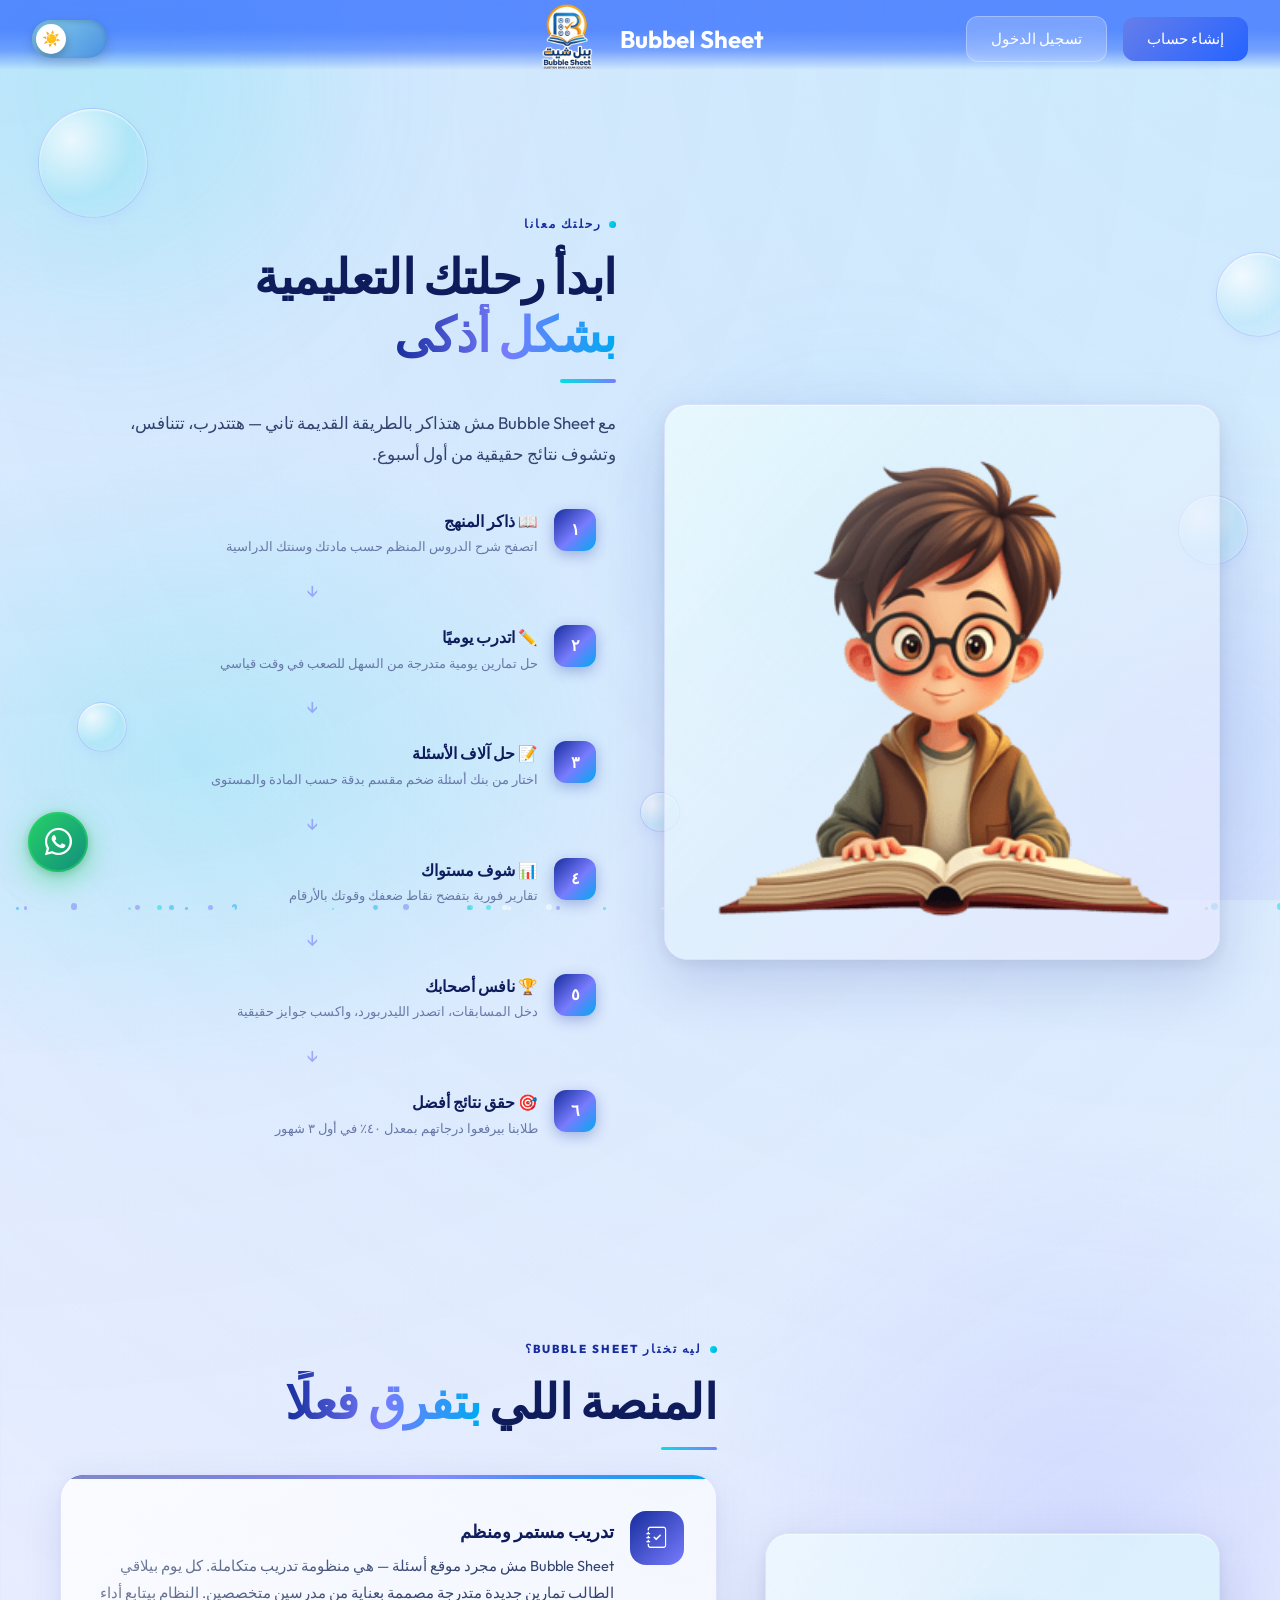
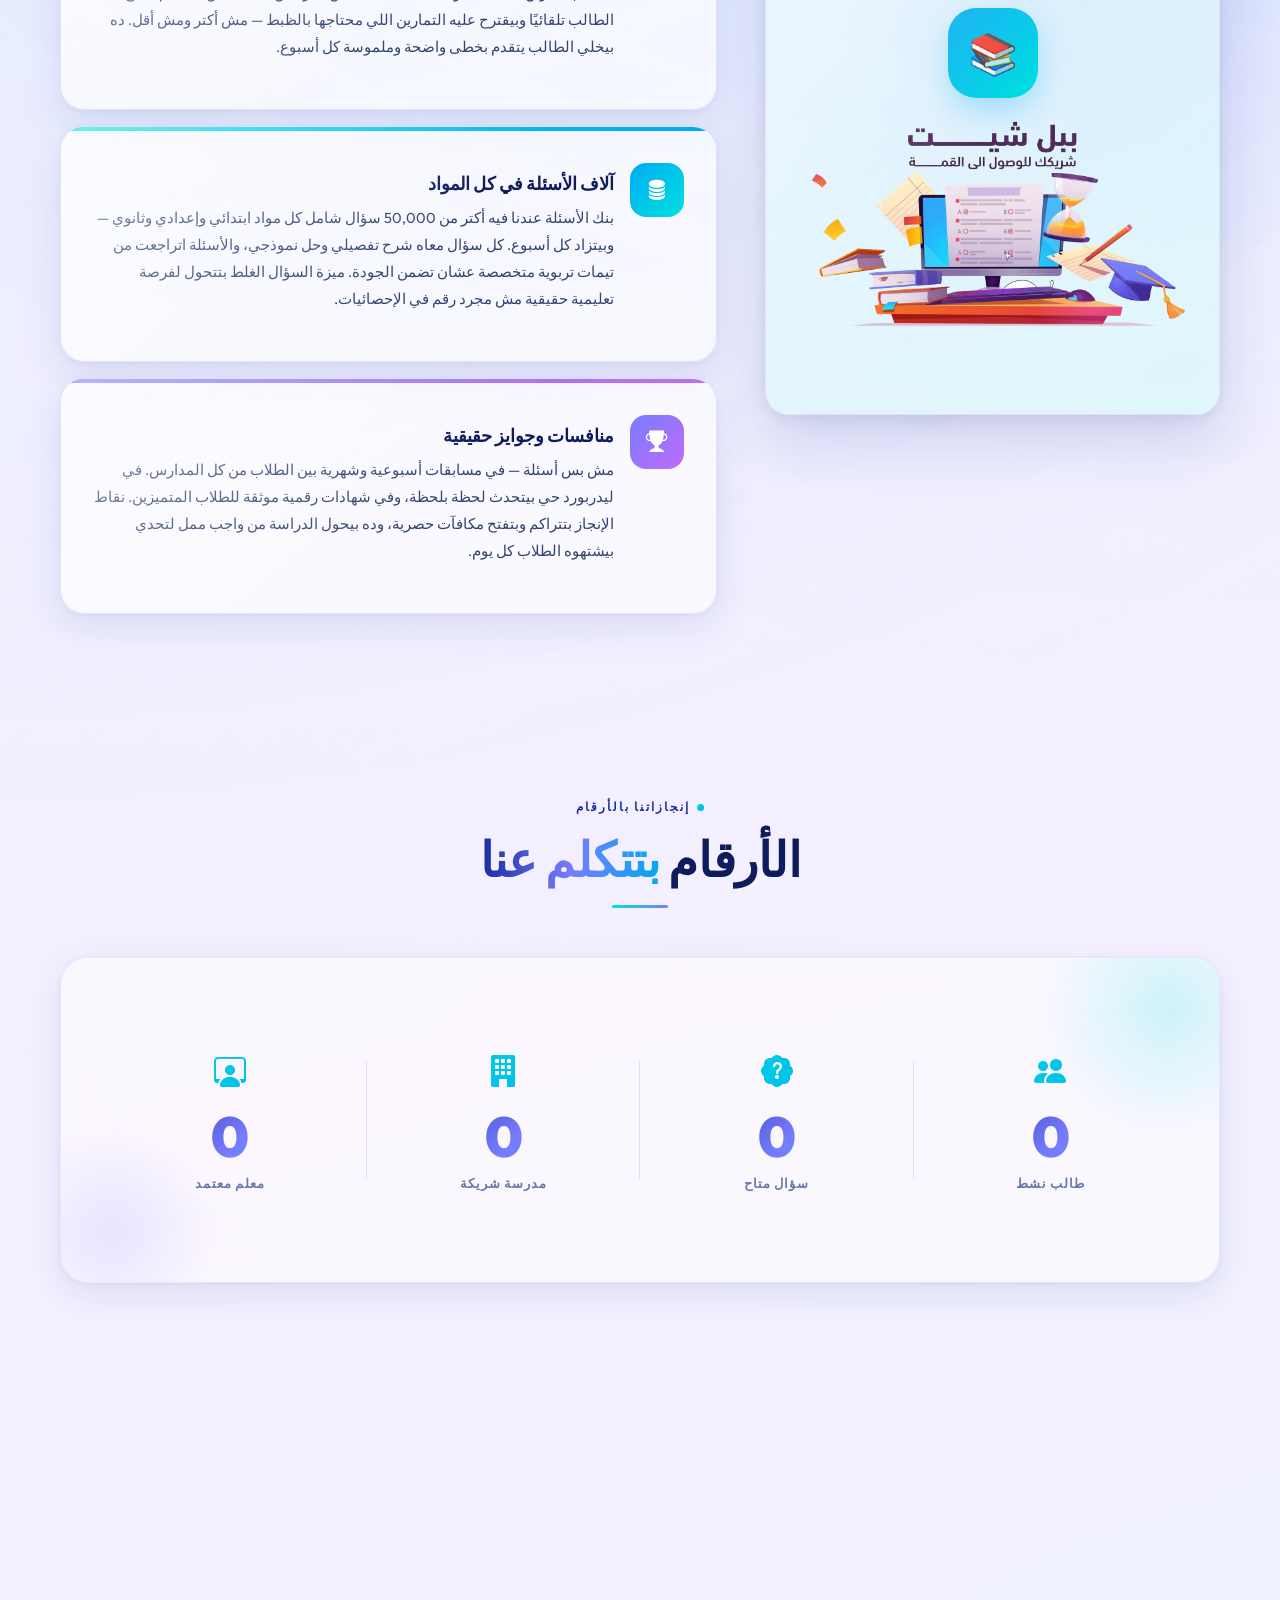
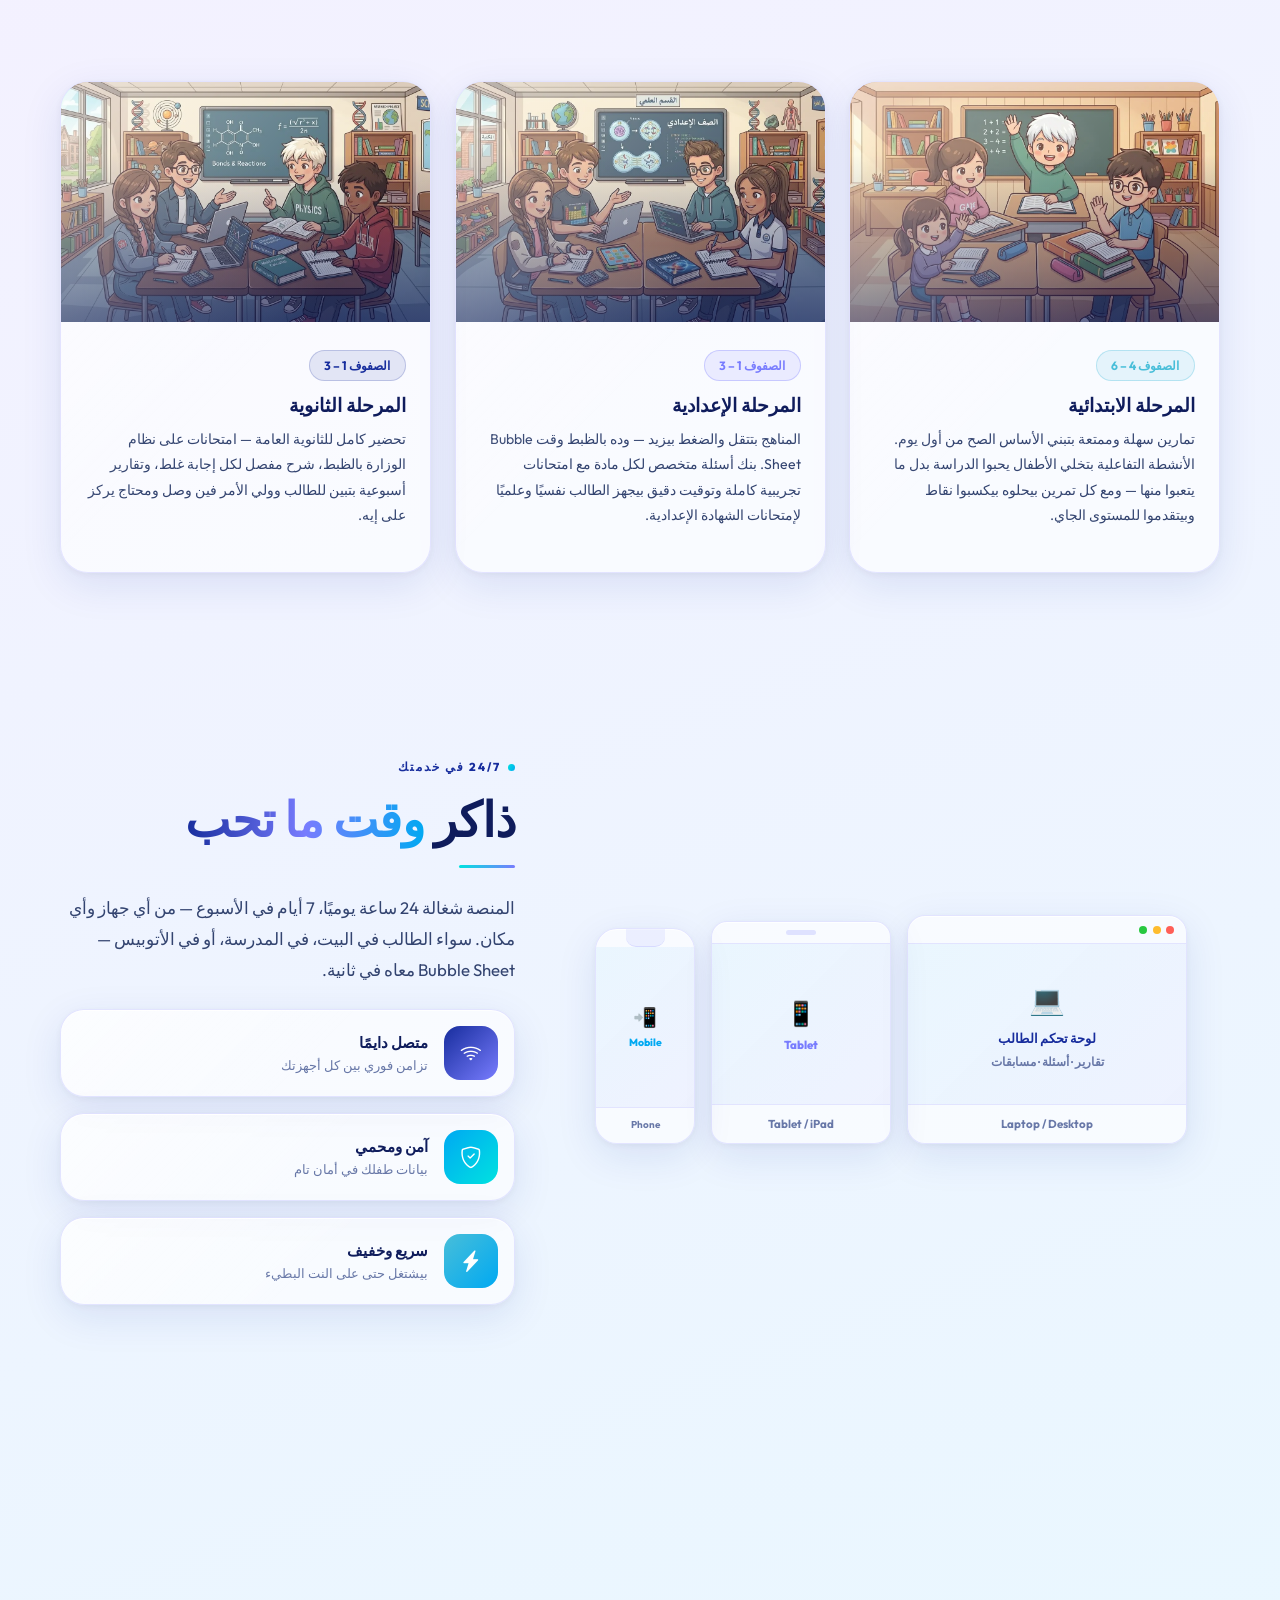
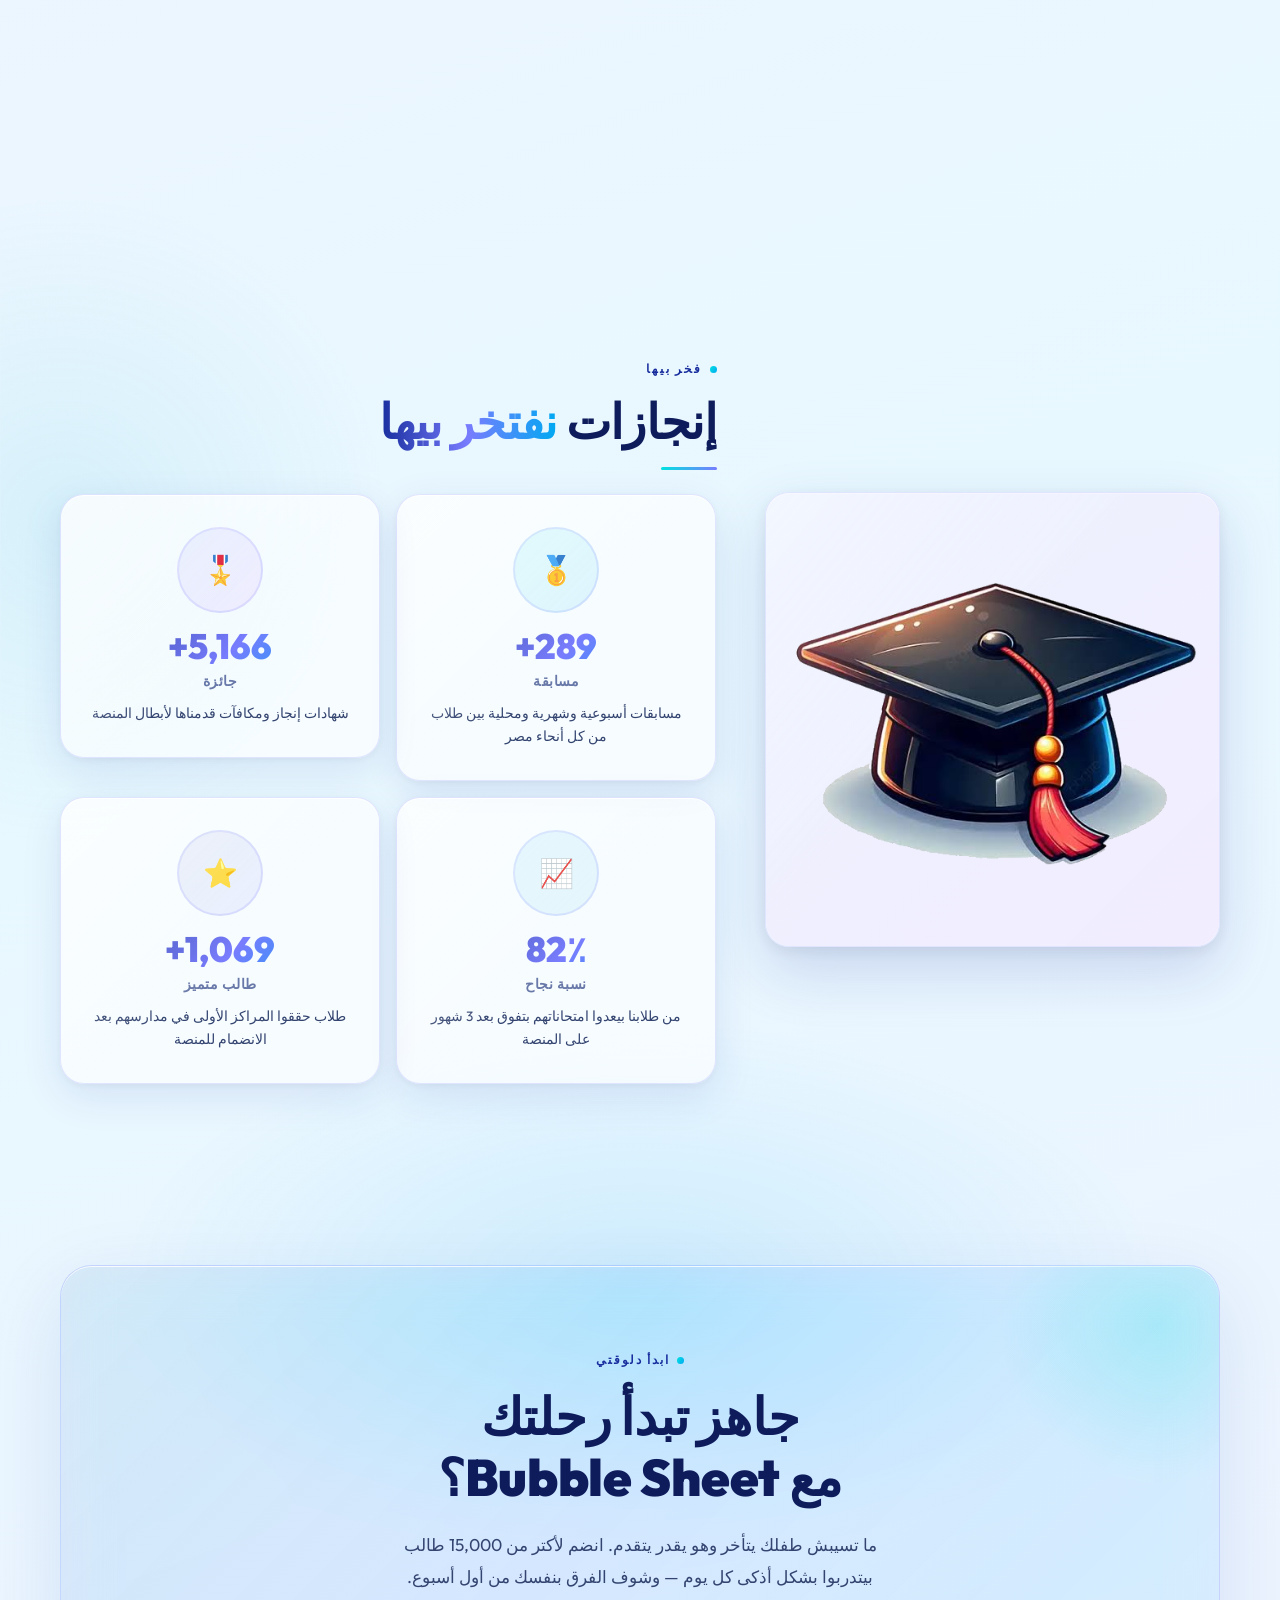
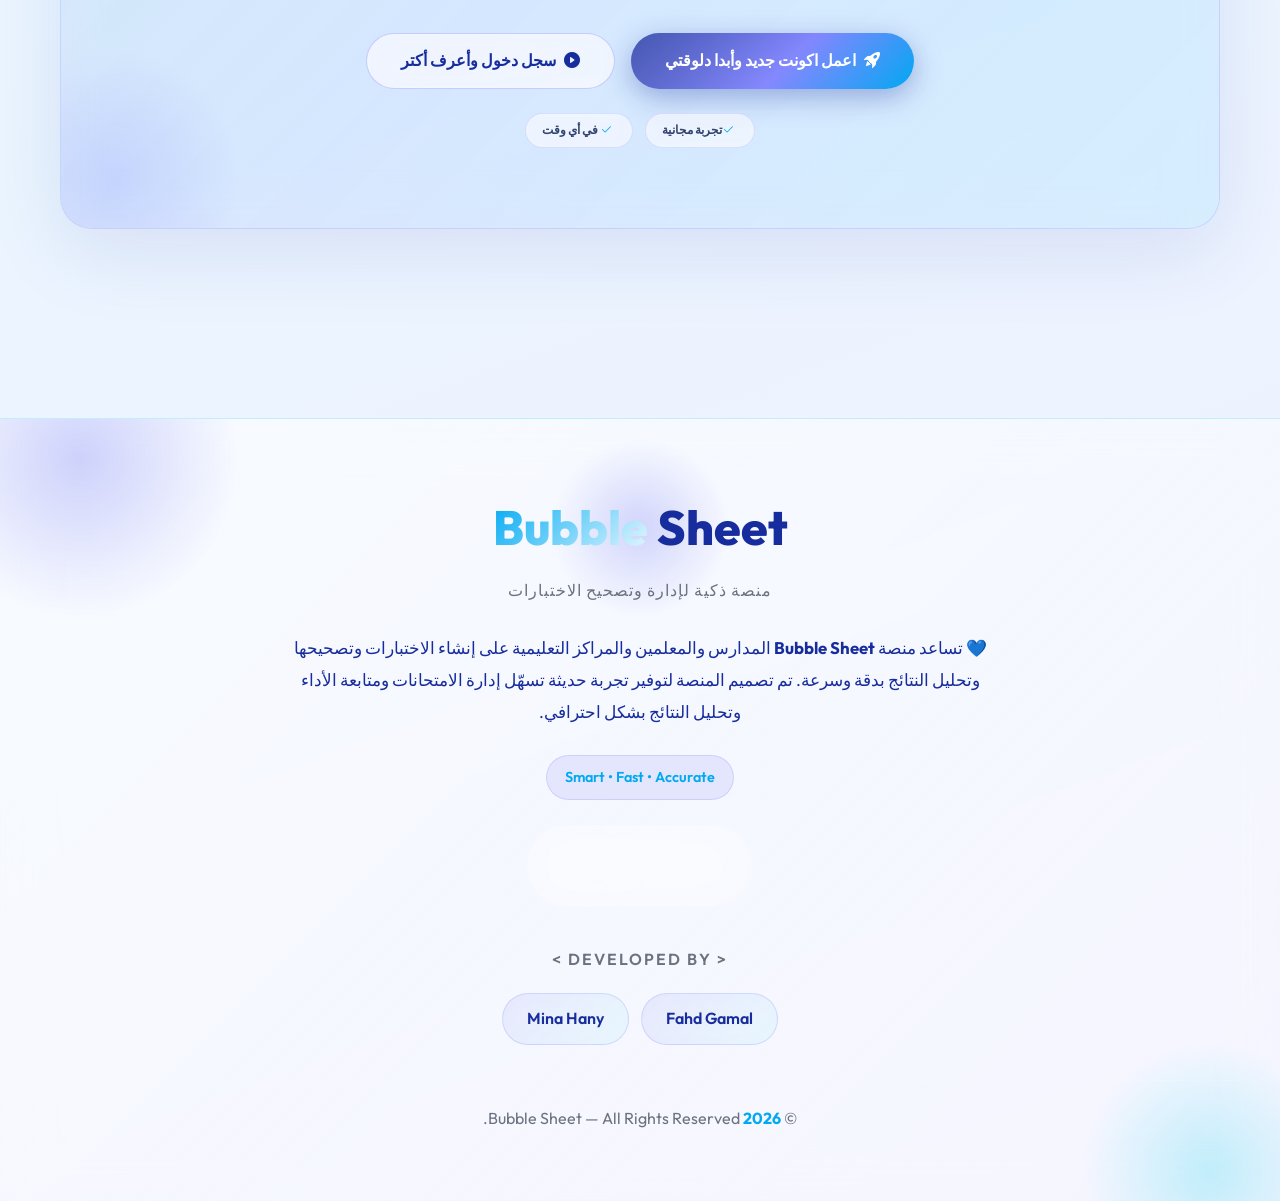
<file: index.html>
<!DOCTYPE html>
<html lang="ar" data-theme="light" dir="rtl">

<head>
    <meta charset="UTF-8" />
    <meta name="viewport" content="width=device-width,initial-scale=1.0" />
    <title>Home</title>
    <!-- Bootstrap 5.3 -->
    <link href="https://cdnjs.cloudflare.com/ajax/libs/bootstrap/5.3.0/css/bootstrap.min.css" rel="stylesheet">
    <link href="https://cdnjs.cloudflare.com/ajax/libs/font-awesome/6.4.0/css/all.min.css" rel="stylesheet">
    <link href="https://cdn.jsdelivr.net/npm/bootstrap@5.3.3/dist/css/bootstrap.min.css" rel="stylesheet">
    <!--for footer -->
    <link href="https://fonts.googleapis.com/css2?family=Outfit:wght@300;400;500;600;700;800&display=swap"
        rel="stylesheet">
    <link href="https://cdn.jsdelivr.net/npm/bootstrap-icons@1.11.3/font/bootstrap-icons.css" rel="stylesheet">


    <!-- Fonts -->
    <link rel="preconnect" href="https://fonts.googleapis.com">
    <link rel="preconnect" href="https://fonts.gstatic.com" crossorigin>
    <link
        href="https://fonts.googleapis.com/css2?family=Outfit:wght@400;500;600;700;800&family=Plus+Jakarta+Sans:wght@400;500;600;700&display=swap"
        rel="stylesheet">
    <link href="https://cdn.jsdelivr.net/npm/bootstrap@5.3.3/dist/css/bootstrap.min.css" rel="stylesheet" />
    <link href="https://cdn.jsdelivr.net/npm/bootstrap-icons@1.11.3/font/bootstrap-icons.min.css" rel="stylesheet" />
    <link
        href="https://fonts.googleapis.com/css2?family=Cairo:wght@400;500;600;700;800;900&family=Tajawal:wght@400;500;700;800&display=swap"
        rel="stylesheet" />
    <!-- css file -->
    <link rel="stylesheet" href="home.css">
    <link rel="stylesheet" href="nav.css">
    <link rel="stylesheet" href="footer.css">
</head>

<body>
    <!-- Navbar -->
    <nav class="glass-navbar" style="direction: ltr;">
        <div class="navbar-container">
            <!-- Logo/Brand (Center) -->
            <a href="home.html" class="navbar-brand">
                <div class="brand-logo">
                    <!-- <i class="fas fa-gem"></i> -->
                    <img src="logo.png" alt="Logo" class="logo-text-wrapper">
                </div>
                <span class="logo-svg">Bubbel Sheet</span>
            </a>

            <!-- Theme Toggle -->
            <div class="nav-right">
                <label class="theme-switch">
                    <input type="checkbox" id="input">
                    <span class="toggle-track">
                        <span class="toggle-thumb"></span>
                    </span>
                </label>
            </div>

            <!-- Desktop Buttons -->
            <div class="navbar-buttons">
                <a href="login.html" class="glass-btn">تسجيل الدخول</a>
                <a href="register.html" class="glass-btn btn-register">إنشاء حساب</a>
            </div>

            <!-- Hamburger Menu -->
            <div class="hamburger" onclick="toggleMenu()">
                <span></span>
                <span></span>
                <span></span>
            </div>
        </div>
    </nav>
    <!-- Mobile Menu Overlay -->
    <div class="menu-overlay" id="menuOverlay" onclick="closeMenu()"></div>

    <!-- Mobile Menu -->
    <div class="mobile-menu" id="mobileMenu">
        <div class="mobile-menu-items">
            <a href="login.html" class="glass-btn" onclick="closeMenu()">تسجيل الدخول</a>
            <a href="register.html" class="glass-btn btn-register" onclick="closeMenu()">إنشاء حساب</a>
        </div>
    </div>
    <!-- finish navbar -->
    <!-- Ambient background -->
    <div class="bg-canvas">
        <div class="bg-spot bs1"></div>
        <div class="bg-spot bs2"></div>
        <div class="bg-spot bs3"></div>
    </div>

    <!-- Floating glass bubbles -->
    <div class="gl-bubble gb1" aria-hidden="true"></div>
    <div class="gl-bubble gb2" aria-hidden="true"></div>
    <div class="gl-bubble gb3" aria-hidden="true"></div>
    <div class="gl-bubble gb4" aria-hidden="true"></div>
    <div class="gl-bubble gb5" aria-hidden="true"></div>

    <!-- Particles -->
    <div id="ptc" aria-hidden="true"></div>

    <div class="sections-root">

        <!-- ========================================================
     SECTION 1 — رحلتك مع Bubble Sheet
     ======================================================== -->
        <section id="journey" class="bs-section">
            <div class="container">
                <div class="row g-5 align-items-center">

                    <!-- Right: steps content -->
                    <div class="col-lg-6 order-lg-2" data-r="right">
                        <span class="eyebrow"><span class="dot"></span>رحلتك معانا</span>
                        <h2 class="sec-title">ابدأ رحلتك التعليمية<br><span class="hl">بشكل أذكى</span></h2>
                        <div class="sep"></div>
                        <p class="sec-desc mb-4">مع Bubble Sheet مش هتذاكر بالطريقة القديمة تاني — هتتدرب، تتنافس، وتشوف
                            نتائج حقيقية من أول أسبوع.</p>

                        <div class="journey-steps">

                            <div class="step-item">
                                <div class="step-num">١</div>
                                <div>
                                    <div class="step-title">📖 ذاكر المنهج</div>
                                    <div class="step-sub">اتصفح شرح الدروس المنظم حسب مادتك وسنتك الدراسية</div>
                                </div>
                            </div>

                            <div class="step-arrow">↓</div>

                            <div class="step-item">
                                <div class="step-num">٢</div>
                                <div>
                                    <div class="step-title">✏️ اتدرب يوميًا</div>
                                    <div class="step-sub">حل تمارين يومية متدرجة من السهل للصعب في وقت قياسي</div>
                                </div>
                            </div>

                            <div class="step-arrow">↓</div>

                            <div class="step-item">
                                <div class="step-num">٣</div>
                                <div>
                                    <div class="step-title">📝 حل آلاف الأسئلة</div>
                                    <div class="step-sub">اختار من بنك أسئلة ضخم مقسم بدقة حسب المادة والمستوى</div>
                                </div>
                            </div>

                            <div class="step-arrow">↓</div>

                            <div class="step-item">
                                <div class="step-num">٤</div>
                                <div>
                                    <div class="step-title">📊 شوف مستواك</div>
                                    <div class="step-sub">تقارير فورية بتفضح نقاط ضعفك وقوتك بالأرقام</div>
                                </div>
                            </div>

                            <div class="step-arrow">↓</div>

                            <div class="step-item">
                                <div class="step-num">٥</div>
                                <div>
                                    <div class="step-title">🏆 نافس أصحابك</div>
                                    <div class="step-sub">دخل المسابقات، اتصدر الليدربورد، واكسب جوايز حقيقية</div>
                                </div>
                            </div>

                            <div class="step-arrow">↓</div>

                            <div class="step-item">
                                <div class="step-num">٦</div>
                                <div>
                                    <div class="step-title">🎯 حقق نتائج أفضل</div>
                                    <div class="step-sub">طلابنا بيرفعوا درجاتهم بمعدل ٤٠٪ في أول ٣ شهور</div>
                                </div>
                            </div>

                        </div>
                    </div>

                    <!-- Left: image -->
                    <div class="col-lg-6 order-lg-1" data-r="left">
                        <div class="img-frame" style="min-height:500px;">
                            <div class="frame-shine"></div>
                            <div class="img-ph"
                                style="background:linear-gradient(135deg,rgba(0,226,224,.08),rgba(120,124,254,.12)); min-height:500px;">
                                <img src="student.png" alt="student img">
                            </div>
                        </div>
                    </div>

                </div>
            </div>
        </section>

        <!-- ========================================================
     SECTION 2 — ليه Bubble Sheet؟
     ======================================================== -->
        <section id="why" class="bs-section">
            <div class="container">
                <div class="row g-5 align-items-center">

                    <!-- Left: image -->
                    <div class="col-lg-5" data-r="left">
                        <div class="img-frame" style="min-height:480px;">
                            <div class="frame-shine"></div>
                            <div class="img-ph"
                                style="background:linear-gradient(135deg,rgba(0,169,242,.07),rgba(0,226,224,.1));min-height:480px;">
                                <div
                                    style="width:90px;height:90px;border-radius:28px;background:linear-gradient(135deg,var(--blue),var(--cyan));display:flex;align-items:center;justify-content:center;font-size:2.5rem;box-shadow:0 12px 32px rgba(0,169,242,.3);">
                                    📚</div>
                                <img src="bubbelsheet.png" alt="">
                            </div>
                        </div>
                    </div>

                    <!-- Right: cards -->
                    <div class="col-lg-7" data-r="right">
                        <span class="eyebrow"><span class="dot"></span>ليه تختار Bubble Sheet؟</span>
                        <h2 class="sec-title mb-1">المنصة اللي <span class="hl">بتفرق فعلًا</span></h2>
                        <div class="sep"></div>

                        <div class="d-flex flex-column gap-3">

                            <div class="gc why-card" data-r="up" data-d="1">
                                <div class="gc-bar" style="background:var(--grad-main);"></div>
                                <div class="d-flex align-items-start gap-3">
                                    <div class="ic ic-1 mt-1"><i class="bi bi-journal-check text-white"></i></div>
                                    <div>
                                        <h3>تدريب مستمر ومنظم</h3>
                                        <p>Bubble Sheet مش مجرد موقع أسئلة — هي منظومة تدريب متكاملة. كل يوم بيلاقي
                                            الطالب تمارين جديدة متدرجة مصممة بعناية من مدرسين متخصصين. النظام بيتابع
                                            أداء الطالب تلقائيًا وبيقترح عليه التمارين اللي محتاجها بالظبط — مش أكتر ومش
                                            أقل. ده بيخلي الطالب يتقدم بخطى واضحة وملموسة كل أسبوع.</p>
                                    </div>
                                </div>
                            </div>

                            <div class="gc why-card" data-r="up" data-d="2">
                                <div class="gc-bar" style="background:var(--grad-accent);"></div>
                                <div class="d-flex align-items-start gap-3">
                                    <div class="ic ic-2 mt-1"><i class="bi bi-database-fill text-white"></i></div>
                                    <div>
                                        <h3>آلاف الأسئلة في كل المواد</h3>
                                        <p>بنك الأسئلة عندنا فيه أكتر من 50,000 سؤال شامل كل مواد ابتدائي وإعدادي وثانوي
                                            — وبيتزاد كل أسبوع. كل سؤال معاه شرح تفصيلي وحل نموذجي، والأسئلة اتراجعت من
                                            تيمات تربوية متخصصة عشان تضمن الجودة. ميزة السؤال الغلط بتتحول لفرصة تعليمية
                                            حقيقية مش مجرد رقم في الإحصائيات.</p>
                                    </div>
                                </div>
                            </div>

                            <div class="gc why-card" data-r="up" data-d="3">
                                <div class="gc-bar" style="background:linear-gradient(90deg,var(--purple),#c06bfa);">
                                </div>
                                <div class="d-flex align-items-start gap-3">
                                    <div class="ic ic-3 mt-1"><i class="bi bi-trophy-fill text-white"></i></div>
                                    <div>
                                        <h3>منافسات وجوايز حقيقية</h3>
                                        <p>مش بس أسئلة — في مسابقات أسبوعية وشهرية بين الطلاب من كل المدارس. في ليدربورد
                                            حي بيتحدث لحظة بلحظة، وفي شهادات رقمية موثقة للطلاب المتميزين. نقاط الإنجاز
                                            بتتراكم وبتفتح مكافآت حصرية، وده بيحول الدراسة من واجب ممل لتحدي بيشتهوه
                                            الطلاب كل يوم.</p>
                                    </div>
                                </div>
                            </div>

                        </div>
                    </div>

                </div>
            </div>
        </section>

        <!-- ========================================================
     SECTION 3 — الأرقام بتتكلم
     ======================================================== -->
        <section id="stats" class="bs-section">
            <div class="container">
                <div class="text-center mb-5" data-r="up">
                    <span class="eyebrow"><span class="dot"></span>إنجازاتنا بالأرقام</span>
                    <h2 class="sec-title">الأرقام <span class="hl">بتتكلم عنا</span></h2>
                    <div class="sep center"></div>
                </div>

                <div class="stats-inner" data-r="scale">
                    <div class="row g-0">
                        <div class="col-6 col-md-3 stat-item">
                            <div class="stat-icon"><i class="bi bi-people-fill"></i></div>
                            <div class="stat-num" data-count="15000" data-sfx="+">0</div>
                            <div class="stat-label">طالب نشط</div>
                        </div>
                        <div class="col-6 col-md-3 stat-item">
                            <div class="stat-icon"><i class="bi bi-patch-question-fill"></i></div>
                            <div class="stat-num" data-count="50000" data-sfx="+">0</div>
                            <div class="stat-label">سؤال متاح</div>
                        </div>
                        <div class="col-6 col-md-3 stat-item">
                            <div class="stat-icon"><i class="bi bi-building-fill"></i></div>
                            <div class="stat-num" data-count="150" data-sfx="+">0</div>
                            <div class="stat-label">مدرسة شريكة</div>
                        </div>
                        <div class="col-6 col-md-3 stat-item">
                            <div class="stat-icon"><i class="bi bi-person-workspace"></i></div>
                            <div class="stat-num" data-count="1000" data-sfx="+">0</div>
                            <div class="stat-label">معلم معتمد</div>
                        </div>
                    </div>
                </div>
            </div>
        </section>

        <!-- ========================================================
     SECTION 4 — من ابتدائي لحد ثانوي
     ======================================================== -->
        <section id="stages" class="bs-section">
            <div class="container">
                <div class="text-center mb-5" data-r="up">
                    <span class="eyebrow"><span class="dot"></span>المراحل الدراسية</span>
                    <h2 class="sec-title">من <span class="hl">ابتدائي لحد ثانوي</span></h2>
                    <div class="sep center"></div>
                    <p class="sec-desc mx-auto text-center">مهما كانت سنة ابنك أو بنتك — Bubble Sheet عندها اللي يحتاجوه
                        بالظبط.</p>
                </div>

                <div class="row g-4">

                    <div class="col-md-4" data-r="up" data-d="1" onclick="register()">
                        <div class="gc stage-panel h-100">
                            <div class="stage-img">
                                <div
                                    style="width:100%;height:240px;background:linear-gradient(135deg,rgba(72,190,217,.15),rgba(0,226,224,.12));display:flex;align-items:center;justify-content:center;flex-direction:column;gap:.5rem;">
                                    <img src="1.webp" alt="1">
                                </div>
                                <div class="stage-overlay"></div>
                            </div>
                            <div class="stage-body">
                                <div class="stage-badge"
                                    style="background:rgba(72,190,217,.12);color:var(--teal);border:1px solid rgba(72,190,217,.3);">
                                    الصفوف 4 – 6</div>
                                <h3>المرحلة الابتدائية</h3>
                                <p>تمارين سهلة وممتعة بتبني الأساس الصح من أول يوم. الأنشطة التفاعلية بتخلي الأطفال
                                    يحبوا الدراسة بدل ما يتعبوا منها — ومع كل تمرين بيحلوه بيكسبوا نقاط وبيتقدموا
                                    للمستوى الجاي.</p>
                            </div>
                        </div>
                    </div>

                    <div class="col-md-4" data-r="up" data-d="2" onclick="register()">
                        <div class="gc stage-panel h-100">
                            <div class="stage-img">
                                <div
                                    style="width:100%;height:240px;background:linear-gradient(135deg,rgba(120,124,254,.12),rgba(192,107,250,.1));display:flex;align-items:center;justify-content:center;flex-direction:column;gap:.5rem;">
                                    <img src="2.webp" alt="2">
                                </div>
                                <div class="stage-overlay"></div>
                            </div>
                            <div class="stage-body">
                                <div class="stage-badge"
                                    style="background:rgba(120,124,254,.12);color:var(--purple);border:1px solid rgba(120,124,254,.3);">
                                    الصفوف 1 – 3</div>
                                <h3>المرحلة الإعدادية</h3>
                                <p>المناهج بتتقل والضغط بيزيد — وده بالظبط وقت Bubble Sheet. بنك أسئلة متخصص لكل مادة مع
                                    امتحانات تجريبية كاملة وتوقيت دقيق بيجهز الطالب نفسيًا وعلميًا لإمتحانات الشهادة
                                    الإعدادية.</p>
                            </div>
                        </div>
                    </div>

                    <div class="col-md-4" data-r="up" data-d="3" onclick="register()">
                        <div class="gc stage-panel h-100">
                            <div class="stage-img">
                                <div
                                    style="width:100%;height:240px;background:linear-gradient(135deg,rgba(23,45,157,.1),rgba(0,169,242,.1));display:flex;align-items:center;justify-content:center;flex-direction:column;gap:.5rem;">
                                    <img src="3.webp" alt="3">
                                </div>
                                <div class="stage-overlay"></div>
                            </div>
                            <div class="stage-body">
                                <div class="stage-badge"
                                    style="background:rgba(23,45,157,.1);color:var(--indigo);border:1px solid rgba(23,45,157,.2);">
                                    الصفوف 1 – 3</div>
                                <h3>المرحلة الثانوية</h3>
                                <p>تحضير كامل للثانوية العامة — امتحانات على نظام الوزارة بالظبط، شرح مفصل لكل إجابة
                                    غلط، وتقارير أسبوعية بتبين للطالب وولي الأمر فين وصل ومحتاج يركز على إيه.</p>
                            </div>
                        </div>
                    </div>

                </div>
            </div>
        </section>

        <!-- ========================================================
     SECTION 5 — معاك في أي وقت
     ======================================================== -->
        <section id="anytime" class="bs-section">
            <div class="container">
                <div class="row g-5 align-items-center">

                    <!-- Right: content -->
                    <div class="col-lg-5 order-lg-2" data-r="right">
                        <span class="eyebrow"><span class="dot"></span>24/7 في خدمتك</span>
                        <h2 class="sec-title">ذاكر <span class="hl">وقت ما تحب</span></h2>
                        <div class="sep"></div>
                        <p class="sec-desc mb-4">المنصة شغالة 24 ساعة يوميًا، 7 أيام في الأسبوع — من أي جهاز وأي مكان.
                            سواء الطالب في البيت، في المدرسة، أو في الأتوبيس — Bubble Sheet معاه في ثانية.</p>
                        <div class="d-flex flex-column gap-3">
                            <div class="gc p-3 d-flex gap-3 align-items-center" style="--bs-border-radius:16px">
                                <div class="ic ic-1"><i class="bi bi-wifi text-white"></i></div>
                                <div>
                                    <div style="font-weight:800;font-size:.95rem;color:var(--text-dark);">متصل دايمًا
                                    </div>
                                    <div style="font-size:.82rem;color:var(--text-muted);">تزامن فوري بين كل أجهزتك
                                    </div>
                                </div>
                            </div>
                            <div class="gc p-3 d-flex gap-3 align-items-center">
                                <div class="ic ic-2"><i class="bi bi-shield-check text-white"></i></div>
                                <div>
                                    <div style="font-weight:800;font-size:.95rem;color:var(--text-dark);">آمن ومحمي
                                    </div>
                                    <div style="font-size:.82rem;color:var(--text-muted);">بيانات طفلك في أمان تام</div>
                                </div>
                            </div>
                            <div class="gc p-3 d-flex gap-3 align-items-center">
                                <div class="ic ic-4"><i class="bi bi-lightning-charge-fill text-white"></i></div>
                                <div>
                                    <div style="font-weight:800;font-size:.95rem;color:var(--text-dark);">سريع وخفيف
                                    </div>
                                    <div style="font-size:.82rem;color:var(--text-muted);">بيشتغل حتى على النت البطيء
                                    </div>
                                </div>
                            </div>
                        </div>
                    </div>

                    <!-- Left: device mockups -->
                    <div class="col-lg-7 order-lg-1" data-r="left">
                        <div class="device-showcase">

                            <!-- Laptop -->
                            <div class="device device-laptop">
                                <div class="device-bar">
                                    <div class="d-dot" style="background:#ff5f57;"></div>
                                    <div class="d-dot" style="background:#febc2e;"></div>
                                    <div class="d-dot" style="background:#28c840;"></div>
                                </div>
                                <div class="device-screen">
                                    <div style="text-align:center">
                                        <div style="font-size:1.8rem;margin-bottom:.5rem;">💻</div>
                                        <div style="color:var(--indigo);font-weight:800;font-size:.8rem;">لوحة تحكم
                                            الطالب</div>
                                        <div style="font-size:.72rem;color:var(--text-muted);margin-top:.3rem;">تقارير ·
                                            أسئلة · مسابقات</div>
                                    </div>
                                </div>
                                <div class="device-label">Laptop / Desktop</div>
                            </div>

                            <!-- Tablet -->
                            <div class="device device-tablet">
                                <div class="device-bar" style="height:22px;justify-content:center;">
                                    <div
                                        style="width:30px;height:5px;border-radius:3px;background:rgba(120,124,254,.2);">
                                    </div>
                                </div>
                                <div class="device-screen">
                                    <div style="text-align:center">
                                        <div style="font-size:1.5rem;margin-bottom:.3rem;">📱</div>
                                        <div style="color:var(--purple);font-weight:800;font-size:.72rem;">Tablet</div>
                                    </div>
                                </div>
                                <div class="device-label">Tablet / iPad</div>
                            </div>

                            <!-- Phone -->
                            <div class="device device-phone">
                                <div class="device-notch"></div>
                                <div class="device-screen">
                                    <div style="text-align:center">
                                        <div style="font-size:1.2rem;margin-bottom:.2rem;">📲</div>
                                        <div style="color:var(--blue);font-weight:800;font-size:.65rem;">Mobile</div>
                                    </div>
                                </div>
                                <div class="device-label" style="font-size:.62rem;">Phone</div>
                            </div>

                        </div>
                    </div>

                </div>
            </div>
        </section>

        <!-- ========================================================
     SECTION 6 — شركاء النجاح (SLIDER)
     ======================================================== -->
        <section id="partners" class="bs-section">
            <div class="container">
                <div class="text-center mb-5" data-r="up">
                    <span class="eyebrow"><span class="dot"></span>شركاؤنا</span>
                    <h2 class="sec-title">شركاء <span class="hl">النجاح</span></h2>
                    <div class="sep center"></div>
                    <p class="sec-desc mx-auto text-center">أكتر من 150 مدرسة من كل أنحاء مصر اختارت Bubble Sheet لرفع
                        مستوى طلابها.</p>
                </div>
            </div>

            <div class="slider-track-wrap" data-r="up">
                <div class="strack" id="stk"></div>
            </div>
        </section>

        <!-- ========================================================
     SECTION 7 — إنجازات نفتخر بيها
     ======================================================== -->
        <section id="achievements" class="bs-section">
            <div class="container">
                <div class="row g-5 align-items-center">

                    <!-- Left: image -->
                    <div class="col-lg-5" data-r="left">
                        <div class="img-frame" style="min-height:420px;">
                            <div class="frame-shine"></div>
                            <div class="img-ph"
                                style="background:linear-gradient(135deg,rgba(120,124,254,.08),rgba(192,107,250,.1));min-height:420px;">
                                <img src="achive.png" alt="achive">
                            </div>
                        </div>
                    </div>

                    <!-- Right: achievement cards -->
                    <div class="col-lg-7" data-r="right">
                        <span class="eyebrow"><span class="dot"></span>فخر بيها</span>
                        <h2 class="sec-title">إنجازات <span class="hl">نفتخر بيها</span></h2>
                        <div class="sep"></div>

                        <div class="row g-3">

                            <div class="col-6" data-r="up" data-d="1">
                                <div class="gc ach-card">
                                    <div class="ach-ring"
                                        style="background:linear-gradient(135deg,rgba(0,226,224,.12),rgba(0,169,242,.1));">
                                        🥇</div>
                                    <div class="ach-num" data-count="320" data-sfx="+">0</div>
                                    <div class="ach-label">مسابقة</div>
                                    <div class="ach-desc">مسابقات أسبوعية وشهرية ومحلية بين طلاب من كل أنحاء مصر</div>
                                </div>
                            </div>

                            <div class="col-6" data-r="up" data-d="2">
                                <div class="gc ach-card">
                                    <div class="ach-ring"
                                        style="background:linear-gradient(135deg,rgba(120,124,254,.12),rgba(192,107,250,.1));">
                                        🎖️</div>
                                    <div class="ach-num" data-count="5800" data-sfx="+">0</div>
                                    <div class="ach-label">جائزة</div>
                                    <div class="ach-desc">شهادات إنجاز ومكافآت قدمناها لأبطال المنصة</div>
                                </div>
                            </div>

                            <div class="col-6" data-r="up" data-d="3">
                                <div class="gc ach-card">
                                    <div class="ach-ring"
                                        style="background:linear-gradient(135deg,rgba(0,169,242,.1),rgba(72,190,217,.1));">
                                        📈</div>
                                    <div class="ach-num" data-count="92" data-sfx="٪">0</div>
                                    <div class="ach-label">نسبة نجاح</div>
                                    <div class="ach-desc">من طلابنا بيعدوا امتحاناتهم بتفوق بعد 3 شهور على المنصة</div>
                                </div>
                            </div>

                            <div class="col-6" data-r="up" data-d="4">
                                <div class="gc ach-card">
                                    <div class="ach-ring"
                                        style="background:linear-gradient(135deg,rgba(23,45,157,.08),rgba(120,124,254,.1));">
                                        ⭐</div>
                                    <div class="ach-num" data-count="1200" data-sfx="+">0</div>
                                    <div class="ach-label">طالب متميز</div>
                                    <div class="ach-desc">طلاب حققوا المراكز الأولى في مدارسهم بعد الانضمام للمنصة</div>
                                </div>
                            </div>

                        </div>
                    </div>

                </div>
            </div>
        </section>

        <!-- ========================================================
     SECTION 8 — CTA
     ======================================================== -->
        <section id="cta" class="bs-section">
            <div class="container">
                <div class="cta-box" data-r="scale">
                    <div style="position:relative;z-index:2;">
                        <span class="eyebrow" style="justify-content:center;margin-bottom:1rem;"><span
                                class="dot"></span>ابدأ دلوقتي</span>
                        <h2 class="cta-title">جاهز تبدأ رحلتك<br><span class="hl">مع Bubble Sheet؟</span></h2>
                        <p class="cta-desc">ما تسيبش طفلك يتأخر وهو يقدر يتقدم. انضم لأكتر من 15,000 طالب بيتدربوا بشكل
                            أذكى كل يوم — وشوف الفرق بنفسك من أول أسبوع.</p>
                        <div class="d-flex flex-wrap gap-3 justify-content-center">
                            <a href="register.html" class="btn-main"><i class="bi bi-rocket-takeoff-fill"></i>
                                اعمل اكونت جديد وأبدا دلوقتي</a>
                            <a href="login.html" class="btn-outline"><i class="bi bi-play-circle-fill"></i>سجل دخول
                                وأعرف أكتر</a>
                        </div>
                        <div class="trust-tags">
                            <span class="trust-tag"><i class="bi bi-check2 me-1" style="color:var(--blue)"></i>تجربة
                                مجانية</span>
                            <span class="trust-tag"><i class="bi bi-check2 me-1" style="color:var(--blue)"></i> في
                                أي وقت</span>
                        </div>
                    </div>
                </div>
            </div>
        </section>

    </div><!-- end sections-root -->

    <!-- WhatsApp -->
    <a href="http://wa.me/+201033878808" class="wa-btn" target="_blank" rel="noopener noreferrer"
        aria-label="تواصل معنا على واتساب">
        <i class="bi bi-whatsapp"></i>
    </a>
    <footer class="main-footer">

        <div class="footer-logo">
            <span>Bubble</span> Sheet
        </div>

        <div class="footer-subtitle">
            منصة ذكية لإدارة وتصحيح الاختبارات
        </div>

        <div class="footer-description">
            💙 تساعد منصة <strong>Bubble Sheet</strong> المدارس والمعلمين والمراكز التعليمية
            على إنشاء الاختبارات وتصحيحها وتحليل النتائج بدقة وسرعة.
            تم تصميم المنصة لتوفير تجربة حديثة تسهّل إدارة الامتحانات
            ومتابعة الأداء وتحليل النتائج بشكل احترافي.
        </div>

        <div class="footer-badge">
            Smart • Fast • Accurate
        </div>

        <br>

        <div class="social-glass">

            <a href="https://www.facebook.com/profile.php?id=61590523994765" class="facebook">
                <i class="bi bi-facebook"></i>
            </a>

            <a href="#" class="youtube">
                <i class="bi bi-youtube"></i>
            </a>

            <a href="http://wa.me/+201033878808" class="whatsapp">
                <i class="bi bi-whatsapp"></i>
            </a>

        </div>

        <div class="footer-dev-title">
            &lt; DEVELOPED BY &gt;
        </div>

        <div class="developers">
            <a href="https://www.facebook.com/share/1HFecNkbx6/">Fahd Gamal</a>
            <a href="https://www.facebook.com/share/1FLw3LeiFA/">Mina Hany</a>
        </div>

        <div class="footer-bottom">
            © <span class="copyright">2026</span>
            Bubble Sheet — All Rights Reserved.
        </div>

    </footer>
    <script src="https://cdn.jsdelivr.net/npm/bootstrap@5.3.3/dist/js/bootstrap.bundle.min.js"></script>
    <script src="nav.js"></script>
    <script src="home.js"></script>
</body>

</html>
</file>
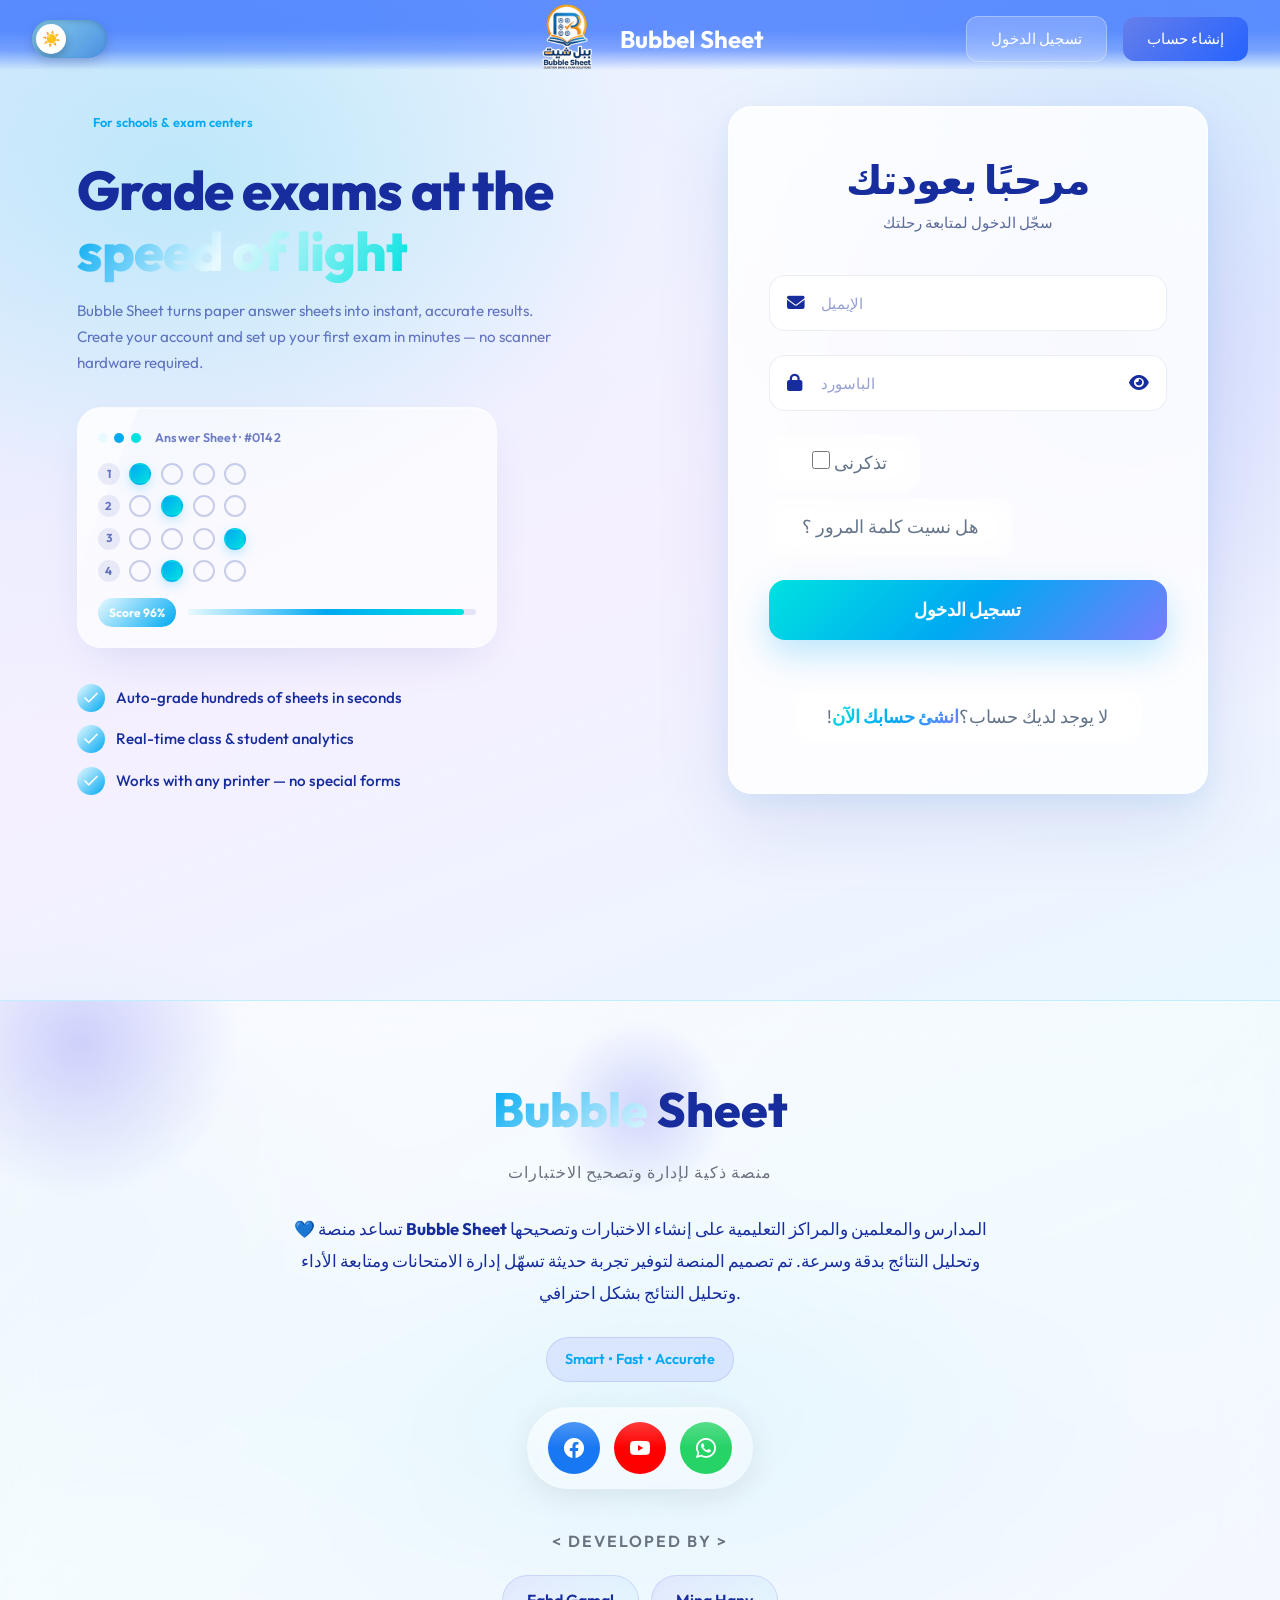
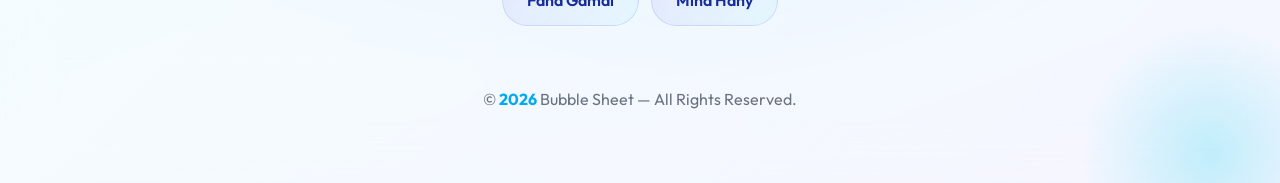
<file: login.html>
<!DOCTYPE html>
<html lang="ar" data-theme="light">

<head>
    <meta charset="UTF-8" />
    <meta name="viewport" content="width=device-width, initial-scale=1, viewport-fit=cover" />
    <title>Login</title>
    <meta name="description"
        content="Create your free Bubble Sheet account and start building, grading and tracking exams in minutes." />
    <!-- Bootstrap 5.3 -->
    <link href="https://cdnjs.cloudflare.com/ajax/libs/bootstrap/5.3.0/css/bootstrap.min.css" rel="stylesheet">
    <link href="https://cdnjs.cloudflare.com/ajax/libs/font-awesome/6.4.0/css/all.min.css" rel="stylesheet">
    <link href="https://cdn.jsdelivr.net/npm/bootstrap@5.3.3/dist/css/bootstrap.min.css" rel="stylesheet">
    <!--for footer -->
    <link href="https://fonts.googleapis.com/css2?family=Outfit:wght@300;400;500;600;700;800&display=swap"
        rel="stylesheet">
    <link href="https://cdn.jsdelivr.net/npm/bootstrap-icons@1.11.3/font/bootstrap-icons.css" rel="stylesheet">


    <!-- Fonts -->
    <link rel="preconnect" href="https://fonts.googleapis.com">
    <link rel="preconnect" href="https://fonts.gstatic.com" crossorigin>
    <link
        href="https://fonts.googleapis.com/css2?family=Outfit:wght@400;500;600;700;800&family=Plus+Jakarta+Sans:wght@400;500;600;700&display=swap"
        rel="stylesheet">
    <link rel="stylesheet" href="login.css">
    <link rel="stylesheet" href="nav.css">
    <link rel="stylesheet" href="footer.css">
</head>

<body>
    <!-- Navbar -->
    <nav class="glass-navbar">
        <div class="navbar-container">
            <!-- Logo/Brand (Center) -->
            <a href="home.html" class="navbar-brand">
                <div class="brand-logo">
                    <!-- <i class="fas fa-gem"></i> -->
                    <img src="logo.png" alt="Logo" class="logo-text-wrapper">
                </div>
                <span class="logo-svg">Bubbel Sheet</span>
            </a>

            <!-- Theme Toggle -->
            <div class="nav-right">
                <label class="theme-switch">
                    <input type="checkbox" id="input">
                    <span class="toggle-track">
                        <span class="toggle-thumb"></span>
                    </span>
                </label>
            </div>

            <!-- Desktop Buttons -->
            <div class="navbar-buttons">
                <a href="login.html" class="glass-btn">تسجيل الدخول</a>
                <a href="register.html" class="glass-btn btn-register">إنشاء حساب</a>
            </div>

            <!-- Hamburger Menu -->
            <div class="hamburger" onclick="toggleMenu()">
                <span></span>
                <span></span>
                <span></span>
            </div>
        </div>
    </nav>
    <!-- Mobile Menu Overlay -->
    <div class="menu-overlay" id="menuOverlay" onclick="closeMenu()"></div>

    <!-- Mobile Menu -->
    <div class="mobile-menu" id="mobileMenu">
        <div class="mobile-menu-items">
            <a href="login.html" class="glass-btn" onclick="closeMenu()">تسجيل الدخول</a>
            <a href="register.html" class="glass-btn btn-register" onclick="closeMenu()">إنشاء حساب</a>
        </div>
    </div>
    <!-- finish navbar -->
    <!-- ============ MAIN SPLIT LAYOUT ============ -->
    <main>
        <div class="split-shell">

            <!-- LEFT: HERO -->
            <section class="hero-pane" aria-label="About Bubble Sheet">
                <div class="hero-blobs" aria-hidden="true">
                    <span class="blob blob-1"></span>
                    <span class="blob blob-2"></span>
                    <span class="blob blob-3"></span>
                </div>
                <div class="hero-particles" id="heroParticles" aria-hidden="true"></div>

                <div class="hero-content" data-anim="fade-up">
                    <span class="eyebrow glass-chip">For schools &amp; exam centers</span>
                    <h1 class="hero-title">
                        Grade exams at the
                        <span class="text-gradient">speed of light</span>
                    </h1>
                    <p class="hero-subtitle">
                        Bubble Sheet turns paper answer sheets into instant, accurate results.
                        Create your account and set up your first exam in minutes — no
                        scanner hardware required.
                    </p>

                    <!-- Illustration -->
                    <div class="hero-illustration glass-surface" data-anim="float-card" aria-hidden="true">
                        <div class="sheet-card">
                            <div class="sheet-header">
                                <span class="sheet-dot"></span>
                                <span class="sheet-dot"></span>
                                <span class="sheet-dot"></span>
                                <span class="sheet-title">Answer Sheet · #0142</span>
                            </div>
                            <div class="sheet-rows">
                                <div class="sheet-row" data-row="1">
                                    <span class="row-index">1</span>
                                    <span class="bubble-opt filled"></span>
                                    <span class="bubble-opt"></span>
                                    <span class="bubble-opt"></span>
                                    <span class="bubble-opt"></span>
                                </div>
                                <div class="sheet-row" data-row="2">
                                    <span class="row-index">2</span>
                                    <span class="bubble-opt"></span>
                                    <span class="bubble-opt filled"></span>
                                    <span class="bubble-opt"></span>
                                    <span class="bubble-opt"></span>
                                </div>
                                <div class="sheet-row" data-row="3">
                                    <span class="row-index">3</span>
                                    <span class="bubble-opt"></span>
                                    <span class="bubble-opt"></span>
                                    <span class="bubble-opt"></span>
                                    <span class="bubble-opt filled"></span>
                                </div>
                                <div class="sheet-row" data-row="4">
                                    <span class="row-index">4</span>
                                    <span class="bubble-opt"></span>
                                    <span class="bubble-opt filled"></span>
                                    <span class="bubble-opt"></span>
                                    <span class="bubble-opt"></span>
                                </div>
                            </div>
                            <div class="sheet-footer">
                                <span class="score-badge">Score 96%</span>
                                <span class="sheet-progress"><span class="sheet-progress-fill"></span></span>
                            </div>
                        </div>
                    </div>

                    <ul class="hero-features list-unstyled">
                        <li data-anim="reveal">
                            <span class="feature-icon"><svg width="18" height="18" viewBox="0 0 24 24" fill="none"
                                    stroke="currentColor" stroke-width="2.2" stroke-linecap="round"
                                    stroke-linejoin="round" aria-hidden="true">
                                    <path d="M20 6L9 17l-5-5" />
                                </svg></span>
                            Auto-grade hundreds of sheets in seconds
                        </li>
                        <li data-anim="reveal">
                            <span class="feature-icon"><svg width="18" height="18" viewBox="0 0 24 24" fill="none"
                                    stroke="currentColor" stroke-width="2.2" stroke-linecap="round"
                                    stroke-linejoin="round" aria-hidden="true">
                                    <path d="M20 6L9 17l-5-5" />
                                </svg></span>
                            Real-time class &amp; student analytics
                        </li>
                        <li data-anim="reveal">
                            <span class="feature-icon"><svg width="18" height="18" viewBox="0 0 24 24" fill="none"
                                    stroke="currentColor" stroke-width="2.2" stroke-linecap="round"
                                    stroke-linejoin="round" aria-hidden="true">
                                    <path d="M20 6L9 17l-5-5" />
                                </svg></span>
                            Works with any printer — no special forms
                        </li>
                    </ul>
                </div>
            </section>

            <!-- RIGHT: REGISTER FORM -->
            <!-- main -->
            <div class="animated-bg"></div>

            <div class="login-container">
                <div class="glass-card">
                    <h2>مرحبًا بعودتك</h2>
                    <p class="subtitle">سجّل الدخول لمتابعة رحلتك</p>

                    <form id="loginForm" novalidate>
                        <div class="form-group">
                            <i class="fas fa-envelope input-icon"></i>
                            <input type="email" class="form-control" id="email" placeholder="الإيميل" required>
                            <div class="error-message">يرجى إدخال إيميل صالح</div>
                        </div>

                        <div class="form-group">
                            <i class="fas fa-lock input-icon"></i>
                            <input type="password" class="form-control" id="password" placeholder="الباسورد" required>
                            <i class="fas fa-eye password-toggle" id="togglePassword"></i>
                            <div class="error-message">مطلوب كلمة المرور</div>
                        </div>

                        <div class="options-row">
                            <label class="remember-me glass-link">
                                <input type="checkbox" id="rememberMe">
                                <span>تذكرنى</span>
                            </label>
                            <a href="resetPassword.html" class="forgot-link glass-link">هل نسيت كلمة المرور ؟</a>
                        </div>

                        <button type="submit" class="btn-login">
                            <span>تسجيل الدخول</span>
                        </button>
                    </form>

                    <div class="divider">
                        <span></span>
                    </div>

                    <div class="register-link">
                        <a href="register.html" class="glass-link">!لا يوجد لديك حساب؟<strong>انشئ حسابك
                                الآن</strong></a>
                    </div>
                </div>
            </div>
    </main>
    <footer class="main-footer">

        <div class="footer-logo">
            <span>Bubble</span> Sheet
        </div>

        <div class="footer-subtitle">
            منصة ذكية لإدارة وتصحيح الاختبارات
        </div>

        <div class="footer-description">
            💙 تساعد منصة <strong>Bubble Sheet</strong> المدارس والمعلمين والمراكز التعليمية
            على إنشاء الاختبارات وتصحيحها وتحليل النتائج بدقة وسرعة.
            تم تصميم المنصة لتوفير تجربة حديثة تسهّل إدارة الامتحانات
            ومتابعة الأداء وتحليل النتائج بشكل احترافي.
        </div>

        <div class="footer-badge">
            Smart • Fast • Accurate
        </div>

        <br>

        <div class="social-glass">

            <a href="https://www.facebook.com/profile.php?id=61590523994765" class="facebook">
                <i class="bi bi-facebook"></i>
            </a>

            <a href="#" class="youtube">
                <i class="bi bi-youtube"></i>
            </a>

            <a href="http://wa.me/+201033878808" class="whatsapp">
                <i class="bi bi-whatsapp"></i>
            </a>

        </div>

        <div class="footer-dev-title">
            &lt; DEVELOPED BY &gt;
        </div>

        <div class="developers">
            <a href="https://www.facebook.com/share/1HFecNkbx6/">Fahd Gamal</a>
            <a href="https://www.facebook.com/share/1FLw3LeiFA/">Mina Hany</a>
        </div>

        <div class="footer-bottom">
            © <span class="copyright">2026</span>
            Bubble Sheet — All Rights Reserved.
        </div>

    </footer>
    <script src="https://cdn.jsdelivr.net/npm/bootstrap@5.3.3/dist/js/bootstrap.bundle.min.js"></script>
    <script src="login.js"></script>
    <script src="nav.js"></script>
</body>

</html>
</file>
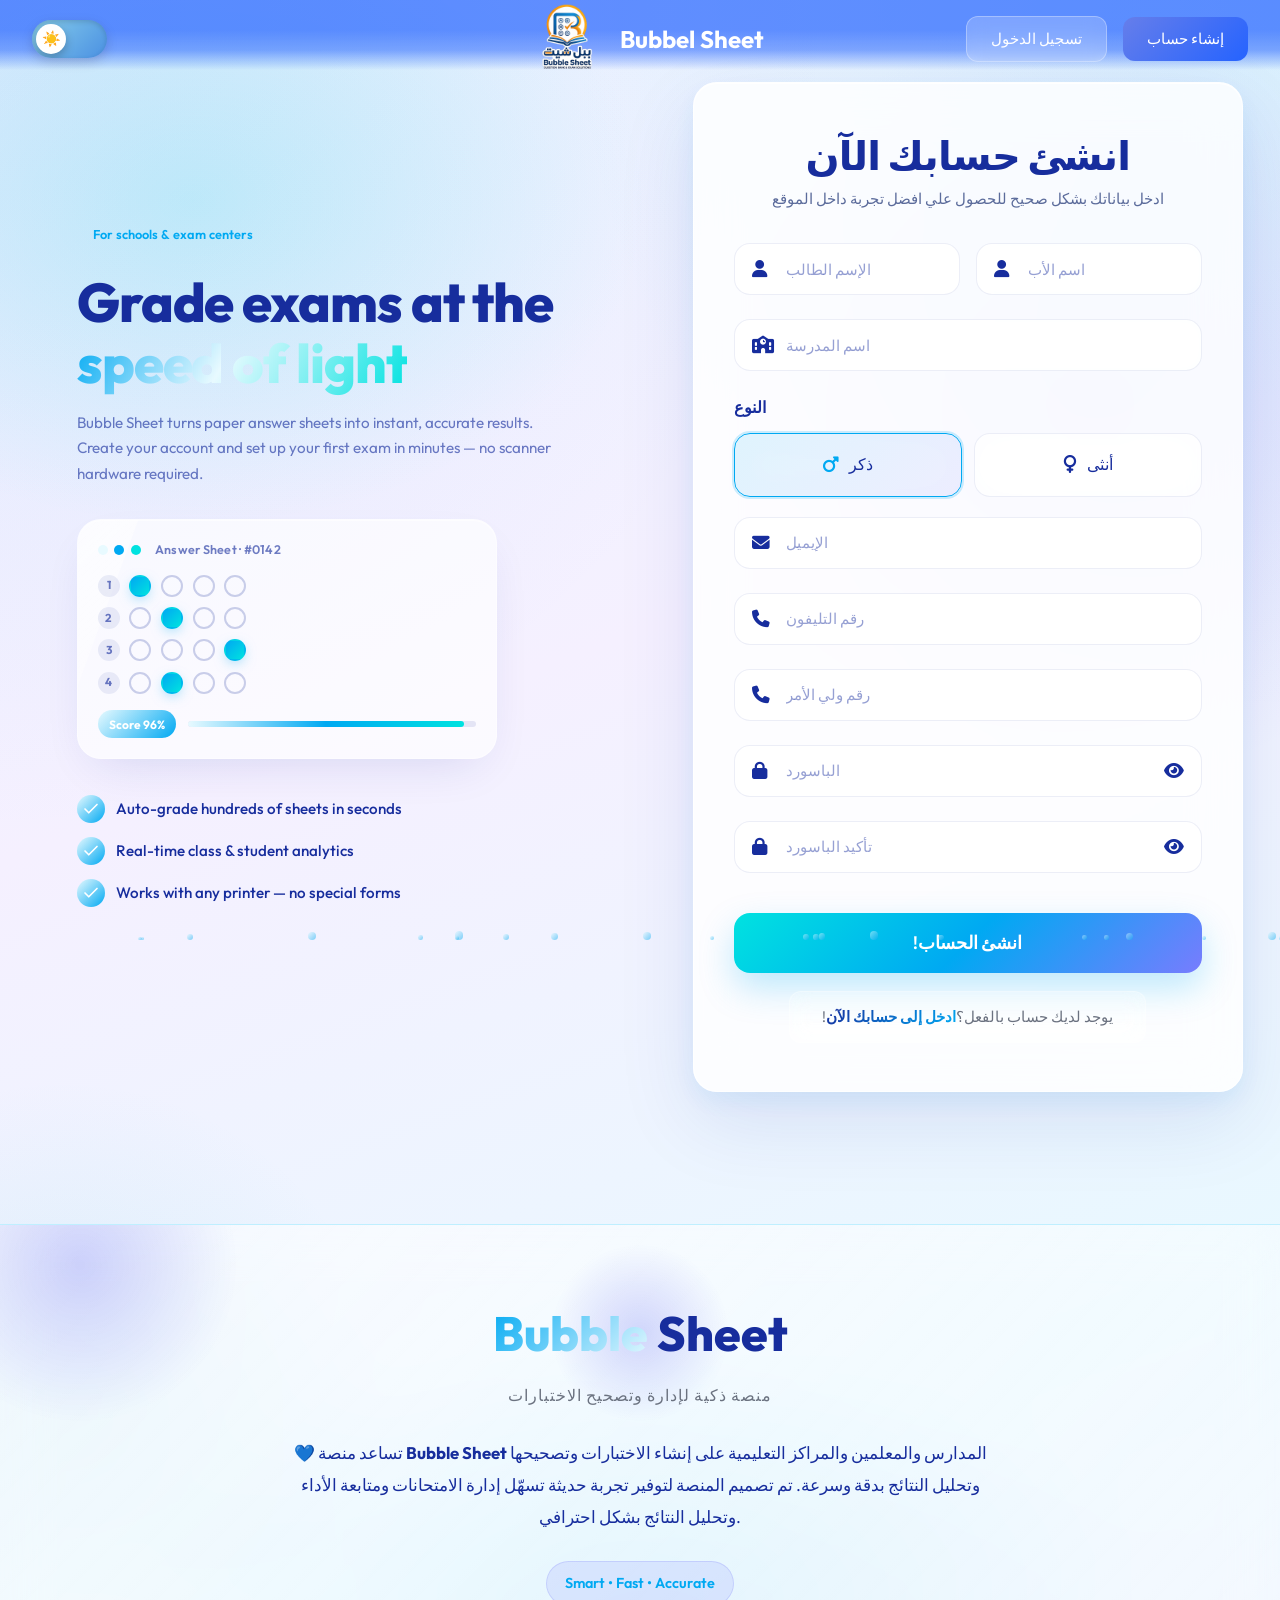
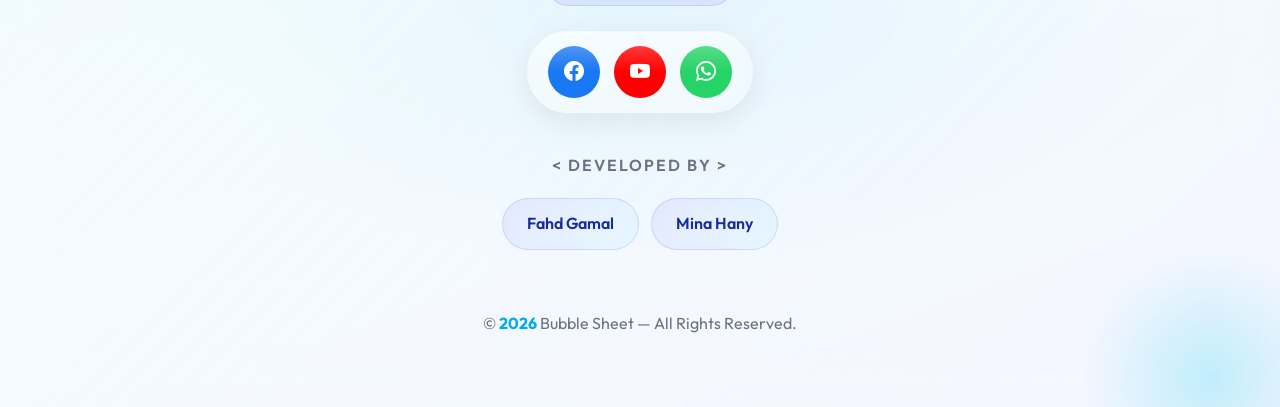
<file: register.html>
<!DOCTYPE html>
<html lang="ar" data-theme="light">

<head>
    <meta charset="UTF-8" />
    <meta name="viewport" content="width=device-width, initial-scale=1, viewport-fit=cover" />
    <title>Register</title>
    <meta name="description"
        content="Create your free Bubble Sheet account and start building, grading and tracking exams in minutes." />
    <!-- Bootstrap 5.3 -->
    <link href="https://cdnjs.cloudflare.com/ajax/libs/bootstrap/5.3.0/css/bootstrap.min.css" rel="stylesheet">
    <link href="https://cdnjs.cloudflare.com/ajax/libs/font-awesome/6.4.0/css/all.min.css" rel="stylesheet">
    <link href="https://cdn.jsdelivr.net/npm/bootstrap@5.3.3/dist/css/bootstrap.min.css" rel="stylesheet">
    <!--for footer -->
    <link href="https://fonts.googleapis.com/css2?family=Outfit:wght@300;400;500;600;700;800&display=swap"
        rel="stylesheet">
    <link href="https://cdn.jsdelivr.net/npm/bootstrap-icons@1.11.3/font/bootstrap-icons.css" rel="stylesheet">


    <!-- Fonts -->
    <link rel="preconnect" href="https://fonts.googleapis.com">
    <link rel="preconnect" href="https://fonts.gstatic.com" crossorigin>
    <link
        href="https://fonts.googleapis.com/css2?family=Outfit:wght@400;500;600;700;800&family=Plus+Jakarta+Sans:wght@400;500;600;700&display=swap"
        rel="stylesheet">
    <link rel="stylesheet" href="register.css">
    <link rel="stylesheet" href="nav.css">
    <link rel="stylesheet" href="footer.css">
</head>

<body>
    <!-- Navbar -->
    <nav class="glass-navbar">
        <div class="navbar-container">
            <!-- Logo/Brand (Center) -->
            <a href="home.html" class="navbar-brand">
                <div class="brand-logo">
                    <!-- <i class="fas fa-gem"></i> -->
                    <img src="logo.png" alt="Logo" class="logo-text-wrapper">
                </div>
                <span class="logo-svg">Bubbel Sheet</span>
            </a>

            <!-- Theme Toggle -->
            <div class="nav-right">
                <label class="theme-switch">
                    <input type="checkbox" id="input">
                    <span class="toggle-track">
                        <span class="toggle-thumb"></span>
                    </span>
                </label>
            </div>

            <!-- Desktop Buttons -->
            <div class="navbar-buttons">
                <a href="login.html" class="glass-btn">تسجيل الدخول</a>
                <a href="register.html" class="glass-btn btn-register">إنشاء حساب</a>
            </div>

            <!-- Hamburger Menu -->
            <div class="hamburger" onclick="toggleMenu()">
                <span></span>
                <span></span>
                <span></span>
            </div>
        </div>
    </nav>
    <!-- Mobile Menu Overlay -->
    <div class="menu-overlay" id="menuOverlay" onclick="closeMenu()"></div>

    <!-- Mobile Menu -->
    <div class="mobile-menu" id="mobileMenu">
        <div class="mobile-menu-items">
            <a href="login.html" class="glass-btn" onclick="closeMenu()">تسجيل الدخول</a>
            <a href="register.html" class="glass-btn btn-register" onclick="closeMenu()">إنشاء حساب</a>
        </div>
    </div>
    <!-- finish navbar -->
    <!-- ============ MAIN SPLIT LAYOUT ============ -->
    <main>
        <div class="split-shell">

            <!-- LEFT: HERO -->
            <section class="hero-pane" aria-label="About Bubble Sheet">
                <div class="hero-blobs" aria-hidden="true">
                    <span class="blob blob-1"></span>
                    <span class="blob blob-2"></span>
                    <span class="blob blob-3"></span>
                </div>
                <div class="hero-particles" id="heroParticles" aria-hidden="true"></div>

                <div class="hero-content" data-anim="fade-up">
                    <span class="eyebrow glass-chip">For schools &amp; exam centers</span>
                    <h1 class="hero-title">
                        Grade exams at the
                        <span class="text-gradient">speed of light</span>
                    </h1>
                    <p class="hero-subtitle">
                        Bubble Sheet turns paper answer sheets into instant, accurate results.
                        Create your account and set up your first exam in minutes — no
                        scanner hardware required.
                    </p>

                    <!-- Illustration -->
                    <div class="hero-illustration glass-surface" data-anim="float-card" aria-hidden="true">
                        <div class="sheet-card">
                            <div class="sheet-header">
                                <span class="sheet-dot"></span>
                                <span class="sheet-dot"></span>
                                <span class="sheet-dot"></span>
                                <span class="sheet-title">Answer Sheet · #0142</span>
                            </div>
                            <div class="sheet-rows">
                                <div class="sheet-row" data-row="1">
                                    <span class="row-index">1</span>
                                    <span class="bubble-opt filled"></span>
                                    <span class="bubble-opt"></span>
                                    <span class="bubble-opt"></span>
                                    <span class="bubble-opt"></span>
                                </div>
                                <div class="sheet-row" data-row="2">
                                    <span class="row-index">2</span>
                                    <span class="bubble-opt"></span>
                                    <span class="bubble-opt filled"></span>
                                    <span class="bubble-opt"></span>
                                    <span class="bubble-opt"></span>
                                </div>
                                <div class="sheet-row" data-row="3">
                                    <span class="row-index">3</span>
                                    <span class="bubble-opt"></span>
                                    <span class="bubble-opt"></span>
                                    <span class="bubble-opt"></span>
                                    <span class="bubble-opt filled"></span>
                                </div>
                                <div class="sheet-row" data-row="4">
                                    <span class="row-index">4</span>
                                    <span class="bubble-opt"></span>
                                    <span class="bubble-opt filled"></span>
                                    <span class="bubble-opt"></span>
                                    <span class="bubble-opt"></span>
                                </div>
                            </div>
                            <div class="sheet-footer">
                                <span class="score-badge">Score 96%</span>
                                <span class="sheet-progress"><span class="sheet-progress-fill"></span></span>
                            </div>
                        </div>
                    </div>

                    <ul class="hero-features list-unstyled">
                        <li data-anim="reveal">
                            <span class="feature-icon"><svg width="18" height="18" viewBox="0 0 24 24" fill="none"
                                    stroke="currentColor" stroke-width="2.2" stroke-linecap="round"
                                    stroke-linejoin="round" aria-hidden="true">
                                    <path d="M20 6L9 17l-5-5" />
                                </svg></span>
                            Auto-grade hundreds of sheets in seconds
                        </li>
                        <li data-anim="reveal">
                            <span class="feature-icon"><svg width="18" height="18" viewBox="0 0 24 24" fill="none"
                                    stroke="currentColor" stroke-width="2.2" stroke-linecap="round"
                                    stroke-linejoin="round" aria-hidden="true">
                                    <path d="M20 6L9 17l-5-5" />
                                </svg></span>
                            Real-time class &amp; student analytics
                        </li>
                        <li data-anim="reveal">
                            <span class="feature-icon"><svg width="18" height="18" viewBox="0 0 24 24" fill="none"
                                    stroke="currentColor" stroke-width="2.2" stroke-linecap="round"
                                    stroke-linejoin="round" aria-hidden="true">
                                    <path d="M20 6L9 17l-5-5" />
                                </svg></span>
                            Works with any printer — no special forms
                        </li>
                    </ul>
                </div>
            </section>

            <!-- RIGHT: REGISTER FORM -->
            <!-- main -->
            <div class="animated-bg"></div>

            <div class="register-container">
                <div class="glass-card">
                    <h2>انشئ حسابك الآن</h2>
                    <p class="subtitle">ادخل بياناتك بشكل صحيح للحصول علي افضل تجربة داخل الموقع</p>

                    <form id="registerForm" novalidate>
                        <div class="name-row">
                            <div class="form-group">
                                <i class="fas fa-user input-icon"></i>
                                <input type="text" class="form-control" id="firstName" placeholder="الإسم الطالب"
                                    required>
                                <div class="error-message">مطلوب اسم الطالب</div>
                            </div>

                            <div class="form-group">
                                <i class="fas fa-user input-icon"></i>
                                <input type="text" class="form-control" id="lastName" placeholder="اسم الأب" required>
                                <div class="error-message">مطلوب اسم ولي الأمر</div>
                            </div>
                        </div>
                        <div class="form-group">
                            <i class="fas fa-school input-icon"></i>
                            <input type="text" class="form-control" id="school" placeholder="اسم المدرسة" required>
                            <div class="error-message">مطلوب اسم المدرسة</div>
                        </div>
                        <div class="form-group gender-group">
                            <label class="gender-title">النوع</label>
                        
                            <div class="gender-options">
                                <label class="gender-card">
                                    <input type="radio" name="gender" value="true" checked>
                                    <span class="gender-icon">
                                        <i class="fas fa-mars"></i>
                                    </span>
                                    <span>ذكر</span>
                                </label>
                        
                                <label class="gender-card">
                                    <input type="radio" name="gender" value="false">
                                    <span class="gender-icon">
                                        <i class="fas fa-venus"></i>
                                    </span>
                                    <span>أنثى</span>
                                </label>
                            </div>
                        </div>
                        <div class="form-group">
                            <i class="fas fa-envelope input-icon"></i>
                            <input type="email" class="form-control" id="email" placeholder="الإيميل" required>
                            <div class="error-message">يرجى إدخال إيميل صالح</div>
                        </div>

                        <div class="form-group">
                            <i class="fas fa-phone input-icon"></i>
                            <input type="tel" class="form-control" id="phone" placeholder="رقم التليفون" required>
                            <div class="error-message">مطلوب رقم تليفون الطالب</div>
                        </div>
                        <div class="form-group">
                            <i class="fas fa-phone input-icon"></i>
                            <input type="tel" class="form-control" id="fatherphone" placeholder="رقم ولي الأمر"
                                required>
                            <div class="error-message">مطلوب رقم تليفون ولي الأمر</div>
                        </div>

                        <div class="form-group">
                            <i class="fas fa-lock input-icon"></i>
                            <input type="password" class="form-control" id="password" placeholder="الباسورد" required>
                            <i class="fas fa-eye password-toggle" id="togglePassword"></i>
                            <div class="error-message">يجب أن تتكون كلمة المرور من 6 أحرف على الأقل</div>
                        </div>

                        <div class="form-group">
                            <i class="fas fa-lock input-icon"></i>
                            <input type="password" class="form-control" id="confirmPassword"
                                placeholder="تأكيد الباسورد" required>
                            <i class="fas fa-eye password-toggle" id="toggleConfirmPassword"></i>
                            <div class="error-message">كلمات المرور غير متطابقة</div>
                        </div>

                        <button type="submit" class="btn-register2">
                            <span>!انشئ الحساب</span>
                        </button>
                    </form>

                    <div class="login-link">
                        <a href="login.html" class="glass-link"> !يوجد لديك حساب بالفعل؟<strong>ادخل إلى حسابك الآن
                            </strong></a>
                    </div>
                </div>
            </div>
    </main>
    <footer class="main-footer">

        <div class="footer-logo">
            <span>Bubble</span> Sheet
        </div>

        <div class="footer-subtitle">
            منصة ذكية لإدارة وتصحيح الاختبارات
        </div>

        <div class="footer-description">
            💙 تساعد منصة <strong>Bubble Sheet</strong> المدارس والمعلمين والمراكز التعليمية
            على إنشاء الاختبارات وتصحيحها وتحليل النتائج بدقة وسرعة.
            تم تصميم المنصة لتوفير تجربة حديثة تسهّل إدارة الامتحانات
            ومتابعة الأداء وتحليل النتائج بشكل احترافي.
        </div>

        <div class="footer-badge">
            Smart • Fast • Accurate
        </div>

        <br>

        <div class="social-glass">

            <a href="https://www.facebook.com/profile.php?id=61590523994765" class="facebook">
                <i class="bi bi-facebook"></i>
            </a>

            <a href="#" class="youtube">
                <i class="bi bi-youtube"></i>
            </a>

            <a href="http://wa.me/+201033878808" class="whatsapp">
                <i class="bi bi-whatsapp"></i>
            </a>

        </div>

        <div class="footer-dev-title">
            &lt; DEVELOPED BY &gt;
        </div>

        <div class="developers">
            <a href="https://www.facebook.com/share/1HFecNkbx6/">Fahd Gamal</a>
            <a href="https://www.facebook.com/share/1FLw3LeiFA/">Mina Hany</a>
        </div>

        <div class="footer-bottom">
            © <span class="copyright">2026</span>
            Bubble Sheet — All Rights Reserved.
        </div>

    </footer>
    <script src="https://cdn.jsdelivr.net/npm/bootstrap@5.3.3/dist/js/bootstrap.bundle.min.js"></script>
    <script src="register.js"></script>
    <script src="nav.js"></script>
</body>

</html>
</file>
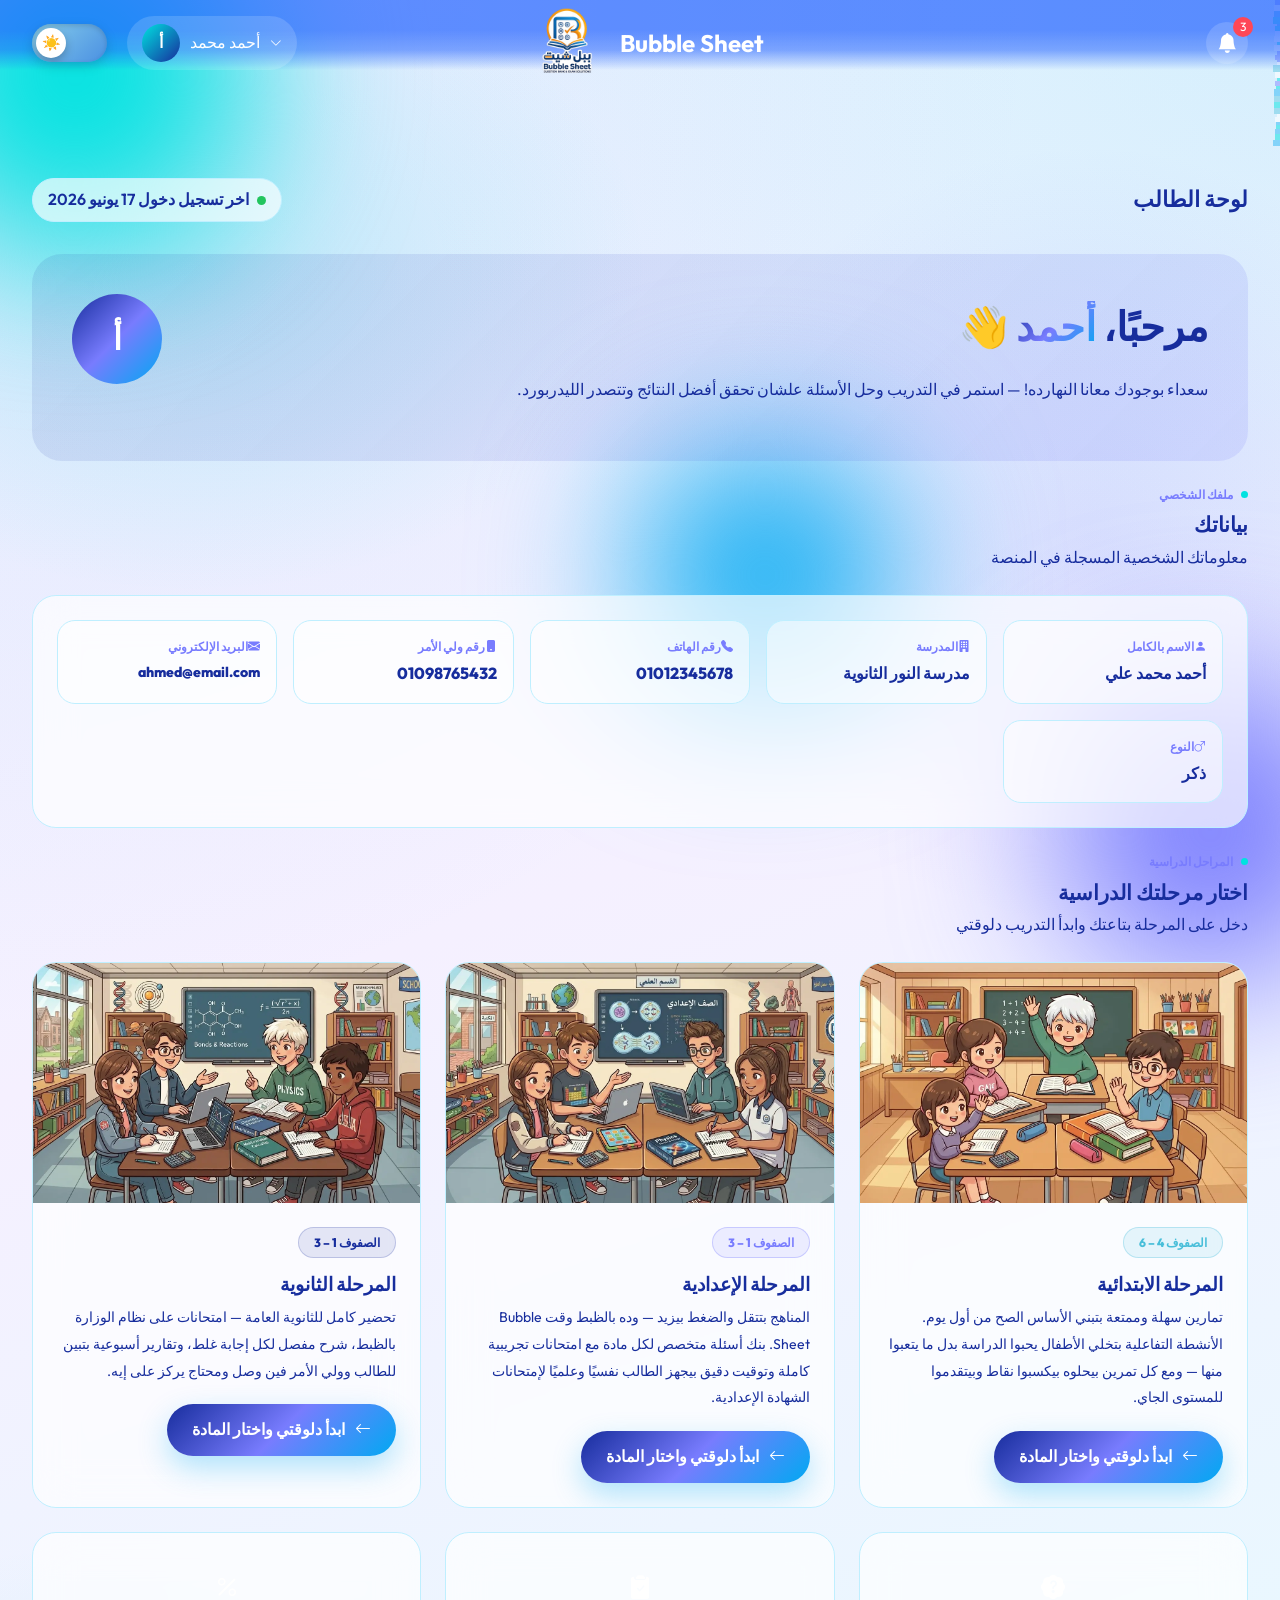
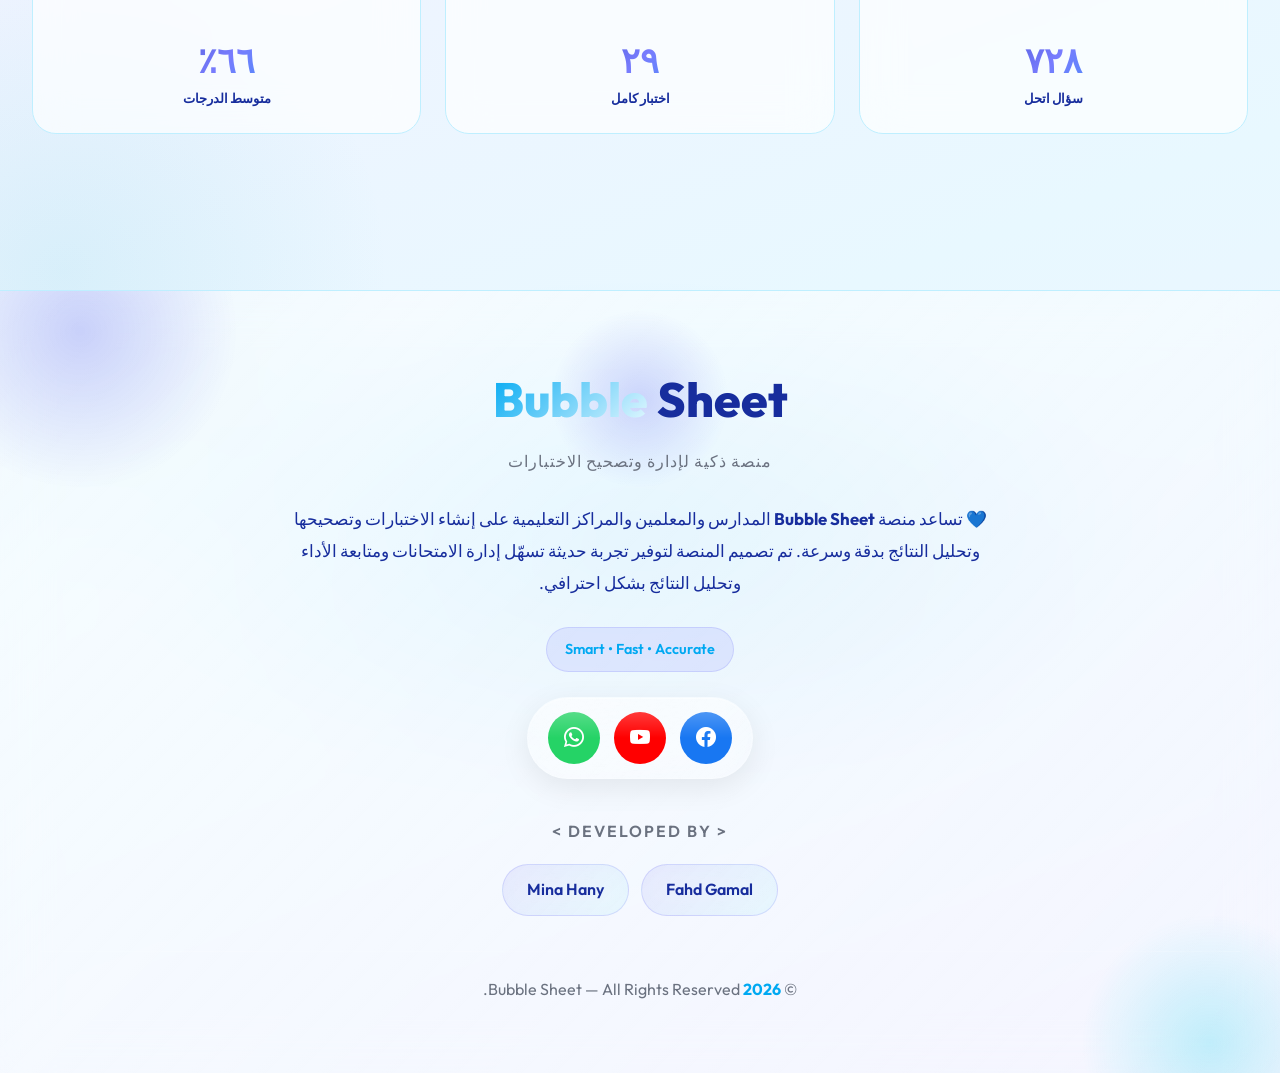
<file: student_dashbord.html>
<!DOCTYPE html>
<html lang="ar" dir="rtl">

<head>
<meta charset="UTF-8" />
<meta name="viewport" content="width=device-width,initial-scale=1.0" />
<title>Bubble Sheet — لوحة الطالب</title>
<link href="https://cdn.jsdelivr.net/npm/bootstrap@5.3.3/dist/css/bootstrap.min.css" rel="stylesheet" />
<link href="https://cdn.jsdelivr.net/npm/bootstrap-icons@1.11.3/font/bootstrap-icons.min.css" rel="stylesheet" />
<link href="https://fonts.googleapis.com/css2?family=Cairo:wght@400;500;600;700;800;900&display=swap"
    rel="stylesheet" />
<!--for footer -->
<link href="https://fonts.googleapis.com/css2?family=Outfit:wght@300;400;500;600;700;800&display=swap" rel="stylesheet">
<link href="https://cdn.jsdelivr.net/npm/bootstrap-icons@1.11.3/font/bootstrap-icons.css" rel="stylesheet">
<link rel="stylesheet" href="student_dashbord.css">
<link rel="stylesheet" href="nav.css">
<link rel="stylesheet" href="footer.css">
</head>

<body>
<!-- Navbar -->
<nav class="glass-navbar">
    <div class="navbar-container" style="direction: ltr;">
        <!-- Logo -->
        <a href="student_dashboard.html" class="navbar-brand" >
            <div class="brand-logo">
                <img src="logo.png" alt="Logo" class="logo-text-wrapper">
            </div>
            <span class="logo-svg">Bubble Sheet</span>
        </a>
        <!-- Right Side -->
        <div class="nav-right" >
            <!-- Theme -->
            <label class="theme-switch" style="direction: ltr;">
                <input type="checkbox" id="input">
                <span class="toggle-track">
                    <span class="toggle-thumb"></span>
                </span>
            </label>
            <!-- Desktop Student Profile -->
            <div class="student-dropdown">
                <button class="student-profile" onclick="toggleMenu()">
                    <div class="student-avatar-small">
                        أ
                    </div>
                    <span>
                        أحمد محمد
                    </span>
                    <i class="bi bi-chevron-down"></i>
                </button>
            </div>
        </div>
        
       
        
        <!-- Notifications -->
        <div class="notification-wrapper">
            <div class="notification-box" onclick="toggleNotifications(event)">
                <i class="bi bi-bell-fill"></i>
                <span>3</span>
            </div>
            <div class="notification-dropdown" id="notificationDropdown">
                <div class="notification-title">
                    الإشعارات
                </div>
                <a href="#" class="notification-item">
                    <i class="bi bi-check-circle-fill"></i>
                    تم تصحيح اختبار الرياضيات
                </a>
                <a href="#" class="notification-item">
                    <i class="bi bi-award-fill"></i>
                    حصلت على شارة جديدة
                </a>
                <a href="#" class="notification-item">
                    <i class="bi bi-journal-check"></i>
                    تدريب جديد متاح
                </a>
            </div>
        </div>
    <!-- Hamburger -->
        <div class="hamburger" onclick="toggleMenu()">
            <span></span>
            <span></span>
            <span></span>
        </div>
    </div>
    
</nav>
<!-- Overlay -->
<div class="menu-overlay" id="menuOverlay" onclick="closeMenu()"></div>
<!-- Mobile Menu -->
<div class="mobile-menu" id="mobileMenu">
    <div class="student-menu-head">
        <div class="student-avatar">
            أ
        </div>
        <div>
            <h4>أحمد محمد</h4>
            <p>طالب</p>
        </div>
    </div>
    <div class="mobile-menu-items">
        <a href="student_dashboard.html">
            <i class="bi bi-grid-fill"></i>
            لوحة التحكم
        </a>
        <a href="#profile">
            <i class="bi bi-person-fill"></i>
            بياناتي
        </a>
        <div class="menu-title">
            المراحل الدراسية
        </div>
        <a href="#">
            <i class="bi bi-book-fill"></i>
            المرحلة الابتدائية
        </a>
        <a href="#">
            <i class="bi bi-mortarboard-fill"></i>
            المرحلة الإعدادية
        </a>
        <a href="#">
            <i class="bi bi-award-fill"></i>
            المرحلة الثانوية
        </a>
        <a href="#">
            <i class="bi bi-journal-check"></i>
            التدريبات
        </a>
        <a href="#">
            <i class="bi bi-clipboard-check"></i>
            الاختبارات
        </a>    
        <a href="#">
            <i class="bi bi-bar-chart-fill"></i>
            نتائجي
        </a>
        <a href="#">
            <i class="bi bi-gear-fill"></i>
            الإعدادات
        </a>
        <a href="#" class="logout">
            <i class="bi bi-box-arrow-right"></i>
            تسجيل الخروج
        </a>
    </div>
</div>
<!-- finish nav -->
<div class="bg-canvas">
    <div class="bg-spot bs1"></div>
    <div class="bg-spot bs2"></div>
    <div class="bg-spot bs3"></div>
</div>
<div class="glb gb1" aria-hidden="true"></div>
<div class="glb gb2" aria-hidden="true"></div>
<div class="glb gb3" aria-hidden="true"></div>
<div class="glb gb4" aria-hidden="true"></div>
<div id="ptc" aria-hidden="true"></div>

<div class="page-root d-flex">

    <!-- ===========================
    MAIN CONTENT
    =========================== -->
    <main class="main flex-grow-1">

        <!-- Topbar -->
        <div class="topbar">
            <div class="topbar-title">لوحة الطالب</div>
            <div class="topbar-badge">
                <span class="dot-live"></span>
                <span style="color:var(--tm);font-weight:600;">اخر تسجيل دخول 17 يونيو 2026</span>
            </div>
        </div>

        <!-- =====================
        SECTION 1 — WELCOME
        ===================== -->
        <div class="welcome-card mb-4" data-r="up">
            <div class="welcome-inner">
                <div class="d-flex align-items-start justify-content-between gap-3 flex-wrap">
                    <div class="flex-grow-1">
                        <div class="welcome-greeting">مرحبًا، <span class="name-hl">أحمد</span> 👋</div>
                        <p class="welcome-sub">
                            سعداء بوجودك معانا النهارده! —
                            استمر في التدريب وحل الأسئلة علشان تحقق أفضل النتائج وتتصدر الليدربورد.
                        </p>

                    </div>
                    <div class="welcome-avatar" aria-label="صورة الطالب">أ</div>
                </div>
            </div>
        </div>

        <!-- =====================
        SECTION 2 — STUDENT INFO
        ===================== -->
        <div id="profile" class="mb-4" data-r="up">
            <div class="sec-hdr">
                <span class="eyebrow"><span class="dot"></span>ملفك الشخصي</span>
                <h2>بياناتك</h2>
                <p>معلوماتك الشخصية المسجلة في المنصة</p>
            </div>
            <div class="gc p-3 p-md-4">
                <div class="gc-bar" style="background:var(--gm);"></div>
                <div class="info-grid" style="position:relative;z-index:2;">
                    <div class="info-item">
                        <div class="info-label"><i class="bi bi-person-fill"></i>الاسم بالكامل</div>
                        <div class="info-val">أحمد محمد علي</div>
                    </div>
                    <div class="info-item">
                        <div class="info-label"><i class="bi bi-building-fill"></i>المدرسة</div>
                        <div class="info-val">مدرسة النور الثانوية</div>
                    </div>
                    <div class="info-item">
                        <div class="info-label"><i class="bi bi-telephone-fill"></i>رقم الهاتف</div>
                        <div class="info-val" dir="ltr" style="text-align:right;">01012345678</div>
                    </div>
                    <div class="info-item">
                        <div class="info-label"><i class="bi bi-phone-fill"></i>رقم ولي الأمر</div>
                        <div class="info-val" dir="ltr" style="text-align:right;">01098765432</div>
                    </div>
                    <div class="info-item">
                        <div class="info-label"><i class="bi bi-envelope-fill"></i>البريد الإلكتروني</div>
                        <div class="info-val" dir="ltr" style="text-align:right;font-size:.88rem;">ahmed@email.com
                        </div>
                    </div>
                    <div class="info-item">
                        <div class="info-label"><i class="bi bi-gender-male"></i>النوع</div>
                        <div class="info-val">ذكر</div>
                    </div>
                </div>
            </div>
        </div>

        <!-- =====================
        SECTION 3 — STAGE SELECT
        ===================== -->
        <div id="stages" class="mb-4">
            <div class="sec-hdr" data-r="up">
                <span class="eyebrow"><span class="dot"></span>المراحل الدراسية</span>
                <h2>اختار مرحلتك الدراسية</h2>
                <p>دخل على المرحلة بتاعتك وابدأ التدريب دلوقتي</p>
            </div>
            <div class="row g-4">

                <div class="col-md-4" data-r="up" data-d="1">
                    <div class="gc stage-panel h-100">
                        <div class="stage-img">
                            <div
                                style="width:100%;height:240px;background:linear-gradient(135deg,rgba(72,190,217,.15),rgba(0,226,224,.12));display:flex;align-items:center;justify-content:center;flex-direction:column;gap:.5rem;">
                                <img src="1.webp" alt="1">
                            </div>
                            <div class="stage-overlay"></div>
                        </div>
                        <div class="stage-body">
                            <div class="stage-badge"
                                style="background:rgba(72,190,217,.12);color:var(--teal);border:1px solid rgba(72,190,217,.3);">
                                الصفوف 4 – 6</div>
                            <h3>المرحلة الابتدائية</h3>
                            <p>تمارين سهلة وممتعة بتبني الأساس الصح من أول يوم. الأنشطة التفاعلية بتخلي الأطفال
                                يحبوا الدراسة بدل ما يتعبوا منها — ومع كل تمرين بيحلوه بيكسبوا نقاط وبيتقدموا
                                للمستوى الجاي.</p>
                            <div class="stage-arrow"><i class="bi bi-arrow-left"></i> ابدأ دلوقتي واختار المادة
                            </div>
                        </div>
                    </div>
                </div>

                <div class="col-md-4" data-r="up" data-d="2">
                    <div class="gc stage-panel h-100">
                        <div class="stage-img">
                            <div
                                style="width:100%;height:240px;background:linear-gradient(135deg,rgba(120,124,254,.12),rgba(192,107,250,.1));display:flex;align-items:center;justify-content:center;flex-direction:column;gap:.5rem;">
                                <img src="2.webp" alt="2">
                            </div>
                            <div class="stage-overlay"></div>
                        </div>
                        <div class="stage-body">
                            <div class="stage-badge"
                                style="background:rgba(120,124,254,.12);color:var(--purple);border:1px solid rgba(120,124,254,.3);">
                                الصفوف 1 – 3</div>
                            <h3>المرحلة الإعدادية</h3>
                            <p>المناهج بتتقل والضغط بيزيد — وده بالظبط وقت Bubble Sheet. بنك أسئلة متخصص لكل مادة مع
                                امتحانات تجريبية كاملة وتوقيت دقيق بيجهز الطالب نفسيًا وعلميًا لإمتحانات الشهادة
                                الإعدادية.</p>
                            <div class="stage-arrow"><i class="bi bi-arrow-left"></i> ابدأ دلوقتي واختار المادة
                            </div>
                        </div>
                    </div>
                </div>

                <div class="col-md-4" data-r="up" data-d="3">
                    <div class="gc stage-panel h-100">
                        <div class="stage-img">
                            <div
                                style="width:100%;height:240px;background:linear-gradient(135deg,rgba(23,45,157,.1),rgba(0,169,242,.1));display:flex;align-items:center;justify-content:center;flex-direction:column;gap:.5rem;">
                                <img src="3.webp" alt="3">
                            </div>
                            <div class="stage-overlay"></div>
                        </div>
                        <div class="stage-body">
                            <div class="stage-badge"
                                style="background:rgba(23,45,157,.1);color:var(--indigo);border:1px solid rgba(23,45,157,.2);">
                                الصفوف 1 – 3</div>
                            <h3>المرحلة الثانوية</h3>
                            <p>تحضير كامل للثانوية العامة — امتحانات على نظام الوزارة بالظبط، شرح مفصل لكل إجابة
                                غلط، وتقارير أسبوعية بتبين للطالب وولي الأمر فين وصل ومحتاج يركز على إيه.</p>
                            <div class="stage-arrow"><i class="bi bi-arrow-left"></i> ابدأ دلوقتي واختار المادة
                            </div>
                        </div>
                    </div>
                </div>

            </div>

        </div>
        <!-- =====================
                    SECTION 4 — QUICK STATS (moved up for UX)
                    ===================== -->
        <div class="row g-8 mb-4">
            <div class="col-3 col-lg-4" data-r="up" data-d="1">
                <div class="gc stat-card">
                    <div class="gc-bar" style="background:var(--gm);"></div>
                    <div class="stat-icon-wrap i1"><i class="bi bi-patch-question-fill text-white"></i></div>
                    <div class="stat-num" data-count="847" data-sfx="">0</div>
                    <div class="stat-label">سؤال اتحل</div>
                </div>
            </div>
            <div class="col-8 col-lg-4" data-r="up" data-d="2">
                <div class="gc stat-card">
                    <div class="gc-bar" style="background:var(--ga);"></div>
                    <div class="stat-icon-wrap i2"><i class="bi bi-clipboard2-check-fill text-white"></i></div>
                    <div class="stat-num" data-count="34" data-sfx="">0</div>
                    <div class="stat-label">اختبار كامل</div>
                </div>
            </div>
            <div class="col-8 col-lg-4" data-r="up" data-d="3">
                <div class="gc stat-card">
                    <div class="gc-bar" style="background:var(--gw);"></div>
                    <div class="stat-icon-wrap i3"><i class="bi bi-percent text-white"></i></div>
                    <div class="stat-num" data-count="78" data-sfx="٪">0</div>
                    <div class="stat-label">متوسط الدرجات</div>
                </div>
            </div>
        </div>
</div>
</main>
</div>
<footer class="main-footer">

    <div class="footer-logo">
        <span>Bubble</span> Sheet
    </div>

    <div class="footer-subtitle">
        منصة ذكية لإدارة وتصحيح الاختبارات
    </div>

    <div class="footer-description">
        💙 تساعد منصة <strong>Bubble Sheet</strong> المدارس والمعلمين والمراكز التعليمية
        على إنشاء الاختبارات وتصحيحها وتحليل النتائج بدقة وسرعة.
        تم تصميم المنصة لتوفير تجربة حديثة تسهّل إدارة الامتحانات
        ومتابعة الأداء وتحليل النتائج بشكل احترافي.
    </div>

    <div class="footer-badge">
        Smart • Fast • Accurate
    </div>

    <br>

    <div class="social-glass">

        <a href="https://www.facebook.com/profile.php?id=61590523994765" class="facebook">
            <i class="bi bi-facebook"></i>
        </a>

        <a href="#" class="youtube">
            <i class="bi bi-youtube"></i>
        </a>

        <a href="http://wa.me/+201033878808" class="whatsapp">
            <i class="bi bi-whatsapp"></i>
        </a>

    </div>

    <div class="footer-dev-title">
        &lt; DEVELOPED BY &gt;
    </div>

    <div class="developers">
        <a href="https://www.facebook.com/share/1HFecNkbx6/">Fahd Gamal</a>
        <a href="https://www.facebook.com/share/1FLw3LeiFA/">Mina Hany</a>
    </div>

    <div class="footer-bottom">
        © <span class="copyright">2026</span>
        Bubble Sheet — All Rights Reserved.
    </div>

</footer>
<script src="student_dashbord.js"></script>
<script src="nav.js"></script>
</body>
</html>
</file>
<file: home.css>
/* ====================================================
DESIGN TOKENS
==================================================== */
:root {
    --cyan: #00E2E0;
    --blue: #00A9F2;
    --indigo: #172D9D;
    --purple: #787CFE;
    --teal: #48BED9;

    --grad-main: linear-gradient(135deg, var(--indigo) 0%, var(--purple) 55%, var(--blue) 100%);
    --grad-accent: linear-gradient(120deg, var(--cyan), var(--blue));
    --grad-warm: linear-gradient(135deg, var(--purple), var(--teal));

    /* Light mode glass */
    --body-bg: #f0f6ff;
    --glass-bg: rgba(255, 255, 255, 0.62);
    --glass-bg-h: rgba(255, 255, 255, 0.80);
    --glass-border: rgba(120, 124, 254, 0.18);
    --glass-shadow: 0 12px 40px rgba(23, 45, 157, 0.10), 0 2px 8px rgba(0, 0, 0, 0.05), inset 0 1px 0 rgba(255, 255, 255, 0.85);
    --glass-hover: 0 24px 60px rgba(23, 45, 157, 0.16), 0 4px 16px rgba(0, 0, 0, 0.08), inset 0 1px 0 rgba(255, 255, 255, 0.9);

    --text-dark: #0f1c5c;
    --text-body: #334470;
    --text-muted: #6878a8;

    --radius-lg: 24px;
    --radius-md: 16px;
    --radius-pill: 999px;
    --ease: cubic-bezier(0.22, 1, 0.36, 1);
}

/* ====================================================
BASE
==================================================== */
*,
*::before,
*::after {
    box-sizing: border-box;
    margin: 0;
    padding: 0;
}

html {
    scroll-behavior: smooth;
}

body {
    font-family: 'Cairo', 'Tajawal', sans-serif;
    background: var(--body-bg);
    color: var(--text-body);
    overflow-x: hidden;
    position: relative;
}

/* ====================================================
AMBIENT LIGHT BACKGROUND
==================================================== */
.bg-canvas {
    position: fixed;
    inset: 0;
    z-index: 0;
    pointer-events: none;
    overflow: hidden;
}

.bg-spot {
    position: absolute;
    border-radius: 50%;
    filter: blur(80px);
    opacity: 0.5;
    animation: spotDrift ease-in-out infinite;
}

.bs1 {
    width: 420px;
    height: 420px;
    background: rgba(0, 226, 224, 0.25);
    top: -120px;
    left: -100px;
    animation-duration: 22s;
}

.bs2 {
    width: 380px;
    height: 380px;
    background: rgba(120, 124, 254, 0.22);
    bottom: -80px;
    right: -100px;
    animation-duration: 28s;
    animation-direction: reverse;
}

.bs3 {
    width: 300px;
    height: 300px;
    background: rgba(0, 169, 242, 0.18);
    top: 45%;
    left: 55%;
    animation-duration: 18s;
    animation-delay: 4s;
}

@keyframes spotDrift {

    0%,
    100% {
        transform: translate(0, 0) scale(1);
    }

    33% {
        transform: translate(50px, 40px) scale(1.08);
    }

    66% {
        transform: translate(-30px, 55px) scale(0.93);
    }
}

/* Floating glass bubbles */
.gl-bubble {
    position: fixed;
    border-radius: 50%;
    border: 1.5px solid rgba(120, 124, 254, 0.25);
    background: radial-gradient(circle at 30% 28%, rgba(255, 255, 255, 0.70), rgba(0, 226, 224, 0.06) 55%, transparent);
    backdrop-filter: blur(8px);
    pointer-events: none;
    z-index: 1;
    box-shadow: inset 0 1px 2px rgba(255, 255, 255, 0.9), 0 4px 12px rgba(120, 124, 254, 0.08);
}

.gb1 {
    width: 110px;
    height: 110px;
    top: 12%;
    left: 3%;
    animation: gbFloat 20s ease-in-out infinite;
}

.gb2 {
    width: 70px;
    height: 70px;
    top: 55%;
    left: 92%;
    animation: gbFloat 25s ease-in-out infinite 3s;
}

.gb3 {
    width: 50px;
    height: 50px;
    top: 78%;
    left: 6%;
    animation: gbFloat 17s ease-in-out infinite 7s;
}

.gb4 {
    width: 85px;
    height: 85px;
    top: 28%;
    left: 95%;
    animation: gbFloat 30s ease-in-out infinite 1s;
}

.gb5 {
    width: 40px;
    height: 40px;
    top: 88%;
    left: 50%;
    animation: gbFloat 14s ease-in-out infinite 5s;
}

@keyframes gbFloat {

    0%,
    100% {
        transform: translateY(0) rotate(0deg);
    }

    50% {
        transform: translateY(-30px) rotate(10deg);
    }
}

/* Particles */
#ptc {
    position: fixed;
    inset: 0;
    z-index: 1;
    pointer-events: none;
}

.pt {
    position: absolute;
    border-radius: 50%;
    animation: ptRise linear infinite;
}

@keyframes ptRise {
    0% {
        opacity: 0;
        transform: translateY(0);
    }

    10% {
        opacity: 0.6;
    }

    90% {
        opacity: 0.3;
    }

    100% {
        opacity: 0;
        transform: translateY(-100vh) translateX(20px);
    }
}

.sections-root {
    position: relative;
    z-index: 2;
    padding-top: 120px;
}

/* ====================================================
SCROLL REVEAL
==================================================== */
[data-r] {
    opacity: 0;
    will-change: transform, opacity, filter;
    transition: opacity .75s var(--ease), transform .75s var(--ease), filter .6s ease;
    filter: blur(6px);
}

[data-r="up"] {
    transform: translateY(50px);
}

[data-r="left"] {
    transform: translateX(-55px);
}

[data-r="right"] {
    transform: translateX(55px);
}

[data-r="scale"] {
    transform: scale(0.85);
}

[data-r].vis {
    opacity: 1;
    transform: none;
    filter: blur(0);
}

[data-d="1"] {
    transition-delay: .08s;
}

[data-d="2"] {
    transition-delay: .18s;
}

[data-d="3"] {
    transition-delay: .28s;
}

[data-d="4"] {
    transition-delay: .38s;
}

[data-d="5"] {
    transition-delay: .48s;
}

[data-d="6"] {
    transition-delay: .58s;
}

/* ====================================================
SHARED COMPONENTS
==================================================== */
.bs-section {
    padding: 90px 0;
    position: relative;
}

@media(max-width:767px) {
    .bs-section {
        padding: 60px 0;
    }
}

.eyebrow {
    display: inline-flex;
    align-items: center;
    gap: .45rem;
    font-size: .72rem;
    font-weight: 800;
    letter-spacing: 2px;
    text-transform: uppercase;
    color: var(--indigo);
    margin-bottom: .9rem;
}

.eyebrow .dot {
    width: 7px;
    height: 7px;
    border-radius: 50%;
    background: var(--grad-accent);
    animation: pulseDot 2s ease-in-out infinite;
}

@keyframes pulseDot {

    0%,
    100% {
        transform: scale(1);
    }

    50% {
        transform: scale(1.7);
        opacity: .5;
    }
}

.sec-title {
    font-size: clamp(1.9rem, 4.5vw, 3rem);
    font-weight: 900;
    line-height: 1.2;
    color: var(--text-dark);
    letter-spacing: -.3px;
}

.sec-title .hl {
    background: linear-gradient(90deg, var(--indigo), var(--purple), var(--blue));
    -webkit-background-clip: text;
    background-clip: text;
    color: transparent;
}

.sec-desc {
    font-size: 1.05rem;
    line-height: 1.85;
    color: var(--text-body);
    max-width: 540px;
}

.sep {
    width: 56px;
    height: 3.5px;
    border-radius: 2px;
    background: linear-gradient(90deg, var(--cyan), var(--purple));
    margin: 1rem 0 1.5rem;
}

.sep.center {
    margin-left: auto;
    margin-right: auto;
}

/* Glass Card */
.gc {
    background: var(--glass-bg);
    border: 1px solid var(--glass-border);
    border-radius: var(--radius-lg);
    backdrop-filter: saturate(200%) blur(20px);
    -webkit-backdrop-filter: saturate(200%) blur(20px);
    box-shadow: var(--glass-shadow);
    transition: transform .45s var(--ease), box-shadow .45s ease, border-color .3s;
    position: relative;
    overflow: hidden;
}

.gc::after {
    content: "";
    position: absolute;
    inset: 0;
    background: linear-gradient(135deg, rgba(255, 255, 255, .45) 0%, transparent 55%);
    pointer-events: none;
    border-radius: inherit;
}

.gc:hover {
    transform: translateY(-8px) scale(1.015);
    box-shadow: var(--glass-hover);
    border-color: rgba(120, 124, 254, .4);
}

/* Glass image frame */
.img-frame {
    border-radius: var(--radius-lg);
    overflow: hidden;
    border: 1px solid var(--glass-border);
    box-shadow: var(--glass-hover);
    backdrop-filter: blur(10px);
    background: var(--glass-bg);
    position: relative;
}

.img-frame img {
    width: 100%;
    height: 100%;
    object-fit: cover;
    display: block;
    transition: transform .6s var(--ease);
}

.img-frame:hover img {
    transform: scale(1.04);
}

.img-frame .frame-shine {
    position: absolute;
    inset: 0;
    background: linear-gradient(130deg, rgba(255, 255, 255, .35) 0%, transparent 45%);
    pointer-events: none;
    border-radius: inherit;
    z-index: 2;
}

/* Image placeholder (when no real image) */
.img-ph {
    width: 100%;
    min-height: 360px;
    border-radius: var(--radius-lg);
    display: flex;
    flex-direction: column;
    align-items: center;
    justify-content: center;
    gap: 1rem;
    font-size: .88rem;
    font-weight: 600;
    color: var(--text-muted);
}

/* Gradient top border */
.gc-bar {
    position: absolute;
    top: 0;
    left: 0;
    right: 0;
    height: 3.5px;
    border-radius: var(--radius-lg) var(--radius-lg) 0 0;
}

/* Buttons */
.btn-main {
    display: inline-flex;
    align-items: center;
    gap: .55rem;
    padding: .9rem 2.1rem;
    border-radius: var(--radius-pill);
    font-weight: 800;
    font-size: 1rem;
    font-family: inherit;
    background: var(--grad-main);
    color: #fff;
    border: none;
    cursor: pointer;
    box-shadow: 0 8px 28px rgba(23, 45, 157, .35);
    transition: transform .35s var(--ease), box-shadow .35s;
    position: relative;
    overflow: hidden;
    text-decoration: none;
}

.btn-main::before {
    content: "";
    position: absolute;
    inset: 0;
    background: linear-gradient(120deg, rgba(255, 255, 255, .2), transparent);
}

.btn-main:hover {
    transform: translateY(-3px);
    box-shadow: 0 16px 40px rgba(120, 124, 254, .45);
    color: #fff;
}

.btn-outline {
    display: inline-flex;
    align-items: center;
    gap: .55rem;
    padding: .9rem 2.1rem;
    border-radius: var(--radius-pill);
    font-weight: 800;
    font-size: 1rem;
    font-family: inherit;
    background: rgba(255, 255, 255, .7);
    color: var(--indigo);
    border: 1.5px solid rgba(120, 124, 254, .35);
    cursor: pointer;
    backdrop-filter: blur(8px);
    transition: transform .35s var(--ease), background .3s, border-color .3s;
    text-decoration: none;
}

.btn-outline:hover {
    transform: translateY(-3px);
    background: rgba(120, 124, 254, .1);
    border-color: var(--purple);
    color: var(--indigo);
}

/* Icon circle */
.ic {
    width: 54px;
    height: 54px;
    border-radius: 16px;
    display: flex;
    align-items: center;
    justify-content: center;
    font-size: 1.35rem;
    flex-shrink: 0;
}

.ic-1 {
    background: linear-gradient(135deg, var(--indigo), var(--purple));
}

.ic-2 {
    background: linear-gradient(135deg, var(--blue), var(--cyan));
}

.ic-3 {
    background: linear-gradient(135deg, var(--purple), #c06bfa);
}

.ic-4 {
    background: linear-gradient(135deg, var(--teal), var(--blue));
}

/* ====================================================
SECTION 1 — رحلتك مع Bubble Sheet
==================================================== */
#journey {
    background: transparent;
}

#journey .journey-steps {
    display: flex;
    flex-direction: column;
    gap: 0;
}

#journey .step-item {
    display: flex;
    align-items: flex-start;
    gap: 1rem;
    padding: 1rem 1.25rem;
    border-radius: var(--radius-md);
    transition: background .3s, transform .3s;
    cursor: default;
}

#journey .step-item:hover {
    background: rgba(255, 255, 255, .65);
    transform: translateX(-6px);
}

#journey .step-num {
    width: 42px;
    height: 42px;
    border-radius: 12px;
    background: var(--grad-main);
    color: #fff;
    font-weight: 900;
    font-size: 1rem;
    display: flex;
    align-items: center;
    justify-content: center;
    flex-shrink: 0;
    box-shadow: 0 4px 14px rgba(23, 45, 157, .3);
}

#journey .step-arrow {
    text-align: center;
    padding: .15rem 0;
    font-size: 1.2rem;
    color: var(--purple);
    opacity: .6;
    margin-right: 3.25rem;
}

#journey .step-title {
    font-weight: 800;
    font-size: .98rem;
    color: var(--text-dark);
}

#journey .step-sub {
    font-size: .83rem;
    color: var(--text-muted);
    line-height: 1.6;
    margin-top: .15rem;
}

/* ====================================================
SECTION 2 — ليه Bubble Sheet؟
 ==================================================== */
#why .why-card {
    padding: 2rem;
}

#why .why-card h3 {
    font-size: 1.15rem;
    font-weight: 800;
    color: var(--text-dark);
    margin: .9rem 0 .6rem;
}

#why .why-card p {
    font-size: .91rem;
    color: var(--text-body);
    line-height: 1.85;
}

/* ====================================================
SECTION 3 — الأرقام بتتكلم
==================================================== */
#stats {
    background: transparent;
}

#stats .stats-inner {
    border-radius: 28px;
    background: rgba(255, 255, 255, .5);
    border: 1px solid rgba(120, 124, 254, .15);
    backdrop-filter: saturate(200%) blur(24px);
    -webkit-backdrop-filter: saturate(200%) blur(24px);
    box-shadow: var(--glass-shadow);
    padding: 4rem 2rem;
    position: relative;
    overflow: hidden;
}

#stats .stats-inner::before {
    content: "";
    position: absolute;
    top: -80px;
    right: -80px;
    width: 260px;
    height: 260px;
    border-radius: 50%;
    background: radial-gradient(circle, rgba(0, 226, 224, .18), transparent 70%);
    pointer-events: none;
}

#stats .stats-inner::after {
    content: "";
    position: absolute;
    bottom: -60px;
    left: -60px;
    width: 220px;
    height: 220px;
    border-radius: 50%;
    background: radial-gradient(circle, rgba(120, 124, 254, .15), transparent 70%);
    pointer-events: none;
}

#stats .stat-item {
    text-align: center;
    padding: 1.5rem 1rem;
    position: relative;
}

#stats .stat-item+.stat-item::before {
    content: "";
    position: absolute;
    right: 0;
    top: 20%;
    bottom: 20%;
    width: 1px;
    background: rgba(120, 124, 254, .2);
}

@media(max-width:767px) {
    #stats .stat-item+.stat-item::before {
        display: none;
    }

    #stats .stat-item {
        border-bottom: 1px solid rgba(120, 124, 254, .12);
    }

    #stats .stat-item:last-child {
        border-bottom: none;
    }
}

#stats .stat-icon {
    font-size: 2rem;
    margin-bottom: .75rem;
    background: var(--grad-accent);
    -webkit-background-clip: text;
    background-clip: text;
    color: transparent;
}

#stats .stat-num {
    font-size: clamp(1.6rem, 5vw, 3.5rem);
    font-weight: 900;
    line-height: 1;
    background: var(--grad-main);
    -webkit-background-clip: text;
    background-clip: text;
    color: transparent;
    letter-spacing: -1px;
}

#stats .stat-label {
    font-size: .82rem;
    font-weight: 700;
    color: var(--text-muted);
    text-transform: uppercase;
    letter-spacing: 1px;
    margin-top: .5rem;
}

/* ====================================================
SECTION 4 — من ابتدائي لحد ثانوي
==================================================== */
#stages .stage-panel {
    border-radius: 28px;
    overflow: hidden;
    cursor: default;
    transition: transform .45s var(--ease), box-shadow .45s;
}

#stages .stage-panel:hover {
    transform: translateY(-10px) scale(1.02);
    box-shadow: var(--glass-hover);
}

#stages .stage-img {
    height: 240px;
    overflow: hidden;
    position: relative;
}

#stages .stage-img img {
    width: 100%;
    height: 100%;
    object-fit: cover;
    transition: transform .6s var(--ease);
}

#stages .stage-panel:hover .stage-img img {
    transform: scale(1.07);
}

#stages .stage-img .stage-overlay {
    position: absolute;
    inset: 0;
    background: linear-gradient(to bottom, transparent 30%, rgba(15, 28, 92, .65));
}

#stages .stage-body {
    padding: 1.75rem 1.5rem;
}

#stages .stage-badge {
    display: inline-block;
    padding: .3rem .9rem;
    border-radius: var(--radius-pill);
    font-size: .75rem;
    font-weight: 700;
    margin-bottom: .85rem;
}

#stages .stage-body h3 {
    font-size: 1.2rem;
    font-weight: 800;
    color: var(--text-dark);
    margin-bottom: .6rem;
}

#stages .stage-body p {
    font-size: .88rem;
    color: var(--text-body);
    line-height: 1.8;
}

/* ====================================================
SECTION 5 — معاك في أي وقت
==================================================== */
#anytime .device-showcase {
    display: flex;
    align-items: flex-end;
    justify-content: center;
    gap: 1rem;
    flex-wrap: nowrap;
}

#anytime .device {
    border-radius: 16px;
    background: var(--glass-bg);
    border: 1.5px solid var(--glass-border);
    backdrop-filter: blur(14px);
    box-shadow: var(--glass-shadow);
    overflow: hidden;
    transition: transform .4s var(--ease);
    flex-shrink: 0;
    display: flex;
    flex-direction: column;
}

#anytime .device:hover {
    transform: translateY(-12px) scale(1.03);
}

#anytime .device-laptop {
    width: 280px;
    border-radius: 18px;
}

#anytime .device-tablet {
    width: 180px;
    border-radius: 16px;
}

#anytime .device-phone {
    width: 100px;
    border-radius: 22px;
}

#anytime .device-bar {
    height: 28px;
    display: flex;
    align-items: center;
    padding: 0 .75rem;
    gap: .35rem;
    border-bottom: 1px solid var(--glass-border);
}

#anytime .d-dot {
    width: 8px;
    height: 8px;
    border-radius: 50%;
}

#anytime .device-screen {
    flex: 1;
    display: flex;
    align-items: center;
    justify-content: center;
    padding: 1rem;
    background: linear-gradient(135deg, rgba(0, 169, 242, .06), rgba(120, 124, 254, .08));
    font-size: .75rem;
    font-weight: 700;
    color: var(--text-muted);
    text-align: center;
    line-height: 1.5;
    min-height: 160px;
}

#anytime .device-notch {
    width: 40%;
    height: 18px;
    background: rgba(120, 124, 254, .1);
    border-radius: 0 0 10px 10px;
    margin: 0 auto;
    border-bottom: 1px solid var(--glass-border);
}

#anytime .device-label {
    text-align: center;
    padding: .6rem;
    font-size: .72rem;
    font-weight: 700;
    color: var(--text-muted);
    border-top: 1px solid var(--glass-border);
}

@media(max-width:576px) {
    #anytime .device-laptop {
        width: 200px;
    }

    #anytime .device-tablet {
        width: 130px;
    }

    #anytime .device-phone {
        width: 75px;
    }

    #anytime .device-screen {
        min-height: 120px;
        font-size: .65rem;
    }
}

/* ====================================================
SECTION 6 — شركاء النجاح (SLIDER)
==================================================== */
#partners .slider-track-wrap {
    overflow: hidden;
    position: relative;
    padding: 1.25rem 0;
}

#partners .slider-track-wrap::before,
#partners .slider-track-wrap::after {
    content: "";
    position: absolute;
    top: 0;
    bottom: 0;
    width: 100px;
    z-index: 3;
    pointer-events: none;
}

#partners .slider-track-wrap::before {
    right: 0;
    background: linear-gradient(to left, var(--body-bg), transparent);
}

#partners .slider-track-wrap::after {
    left: 0;
    background: linear-gradient(to right, var(--body-bg), transparent);
}

.strack {
    display: flex;
    gap: 1rem;
    width: max-content;
    animation: slide 15s linear infinite;
}

.strack:hover {
    animation-play-state: paused;
}

@keyframes slide {
    0% {
        transform: translateX(0);
    }

    100% {
        transform: translateX(-50%);
    }
}

.school-chip {
    flex-shrink: 0;
    display: flex;
    align-items: center;
    gap: .75rem;
    padding: .9rem 1.4rem;
    background: var(--glass-bg);
    border: 1px solid var(--glass-border);
    border-radius: var(--radius-md);
    backdrop-filter: blur(14px);
    transition: border-color .3s, transform .3s;
    white-space: nowrap;
}

.school-chip:hover {
    border-color: rgba(0, 226, 224, .45);
    transform: translateY(-3px);
}

.chip-logo {
    width: 40px;
    height: 40px;
    border-radius: 10px;
    display: flex;
    align-items: center;
    justify-content: center;
    font-size: .82rem;
    font-weight: 800;
    flex-shrink: 0;
}

.chip-name {
    font-size: .85rem;
    font-weight: 700;
    color: var(--text-dark);
}

/* ====================================================
SECTION 7 — إنجازات نفتخر بيها
==================================================== */
#achievements .ach-card {
    padding: 2rem 1.5rem;
    text-align: center;
}

#achievements .ach-ring {
    width: 86px;
    height: 86px;
    border-radius: 50%;
    display: flex;
    align-items: center;
    justify-content: center;
    font-size: 1.75rem;
    margin: 0 auto 1rem;
    border: 2px solid var(--glass-border);
    position: relative;
    transition: transform .4s var(--ease);
}

#achievements .ach-card:hover .ach-ring {
    transform: rotate(-12deg) scale(1.12);
}

#achievements .ach-num {
    font-size: 2.2rem;
    font-weight: 900;
    background: var(--grad-main);
    -webkit-background-clip: text;
    background-clip: text;
    color: transparent;
    line-height: 1;
}

#achievements .ach-label {
    font-size: .85rem;
    font-weight: 700;
    color: var(--text-muted);
    margin-top: .4rem;
    text-transform: uppercase;
    letter-spacing: .5px;
}

#achievements .ach-desc {
    font-size: .85rem;
    color: var(--text-body);
    line-height: 1.7;
    margin-top: .6rem;
}

/* ====================================================
SECTION 8 — CTA
==================================================== */
#cta .cta-box {
    border-radius: 32px;
    padding: 5rem 2rem;
    text-align: center;
    position: relative;
    overflow: hidden;
    background: linear-gradient(135deg,
            rgba(23, 45, 157, .07) 0%,
            rgba(120, 124, 254, .12) 45%,
            rgba(0, 169, 242, .08) 100%);
    border: 1.5px solid rgba(120, 124, 254, .2);
    backdrop-filter: saturate(200%) blur(24px);
    box-shadow: 0 24px 80px rgba(23, 45, 157, .1), inset 0 1px 0 rgba(255, 255, 255, .8);
}

#cta .cta-box::before {
    content: "";
    position: absolute;
    top: -100px;
    right: -100px;
    width: 320px;
    height: 320px;
    border-radius: 50%;
    background: radial-gradient(circle, rgba(0, 226, 224, .2), transparent 70%);
    pointer-events: none;
}

#cta .cta-box::after {
    content: "";
    position: absolute;
    bottom: -80px;
    left: -80px;
    width: 260px;
    height: 260px;
    border-radius: 50%;
    background: radial-gradient(circle, rgba(120, 124, 254, .18), transparent 70%);
    pointer-events: none;
}

#cta .cta-title {
    font-size: clamp(2rem, 5vw, 3.2rem);
    font-weight: 900;
    line-height: 1.2;
    color: var(--text-dark);
    margin-bottom: 1.25rem;
    letter-spacing: -.3px;
}

#cta .cta-desc {
    font-size: 1.08rem;
    color: var(--text-body);
    max-width: 520px;
    margin: 0 auto 2.5rem;
    line-height: 1.85;
}

#cta .trust-tags {
    display: flex;
    flex-wrap: wrap;
    gap: .75rem;
    justify-content: center;
    margin-top: 1.5rem;
}

#cta .trust-tag {
    padding: .4rem 1rem;
    border-radius: var(--radius-pill);
    font-size: .78rem;
    font-weight: 700;
    background: rgba(255, 255, 255, .65);
    border: 1px solid rgba(120, 124, 254, .2);
    color: var(--text-body);
    backdrop-filter: blur(6px);
}

/* ====================================================
WHATSAPP BUTTON
==================================================== */
.wa-btn {
    position: fixed;
    bottom: 28px;
    left: 28px;
    width: 60px;
    height: 60px;
    border-radius: 50%;
    background: linear-gradient(135deg, #25d366, #128c7e);
    display: flex;
    align-items: center;
    justify-content: center;
    font-size: 1.7rem;
    color: #fff;
    text-decoration: none;
    z-index: 9999;
    box-shadow: 0 8px 28px rgba(37, 211, 102, .5), 0 2px 8px rgba(0, 0, 0, .2);
    animation: waFloat 3.5s ease-in-out infinite;
    transition: transform .3s var(--ease);
}

.wa-btn:hover {
    transform: scale(1.12) translateY(-4px);
    color: #fff;
}

@keyframes waFloat {

    0%,
    100% {
        transform: translateY(0);
    }

    50% {
        transform: translateY(-9px);
    }
}

.wa-btn::before,
.wa-btn::after {
    content: "";
    position: absolute;
    inset: 0;
    border-radius: 50%;
    border: 2px solid rgba(37, 211, 102, .45);
    animation: waPulse 2.8s ease-out infinite;
}

.wa-btn::after {
    animation-delay: .7s;
    border-color: rgba(37, 211, 102, .25);
}

@keyframes waPulse {
    0% {
        transform: scale(1);
        opacity: 1;
    }

    100% {
        transform: scale(1.9);
        opacity: 0;
    }
}

/* ====================================================
RESPONSIVE MISC
==================================================== */
@media(max-width:991px) {

    .img-ph,
    .img-frame {
        min-height: 280px;
    }
}

@media(max-width:767px) {
    .sec-title {
        font-size: 1.7rem;
    }

    .btn-main,
    .btn-outline {
        padding: .8rem 1.5rem;
        font-size: .92rem;
    }
}

@media(prefers-reduced-motion:reduce) {

    *,
    *::before,
    *::after {
        animation-duration: .01ms !important;
        transition-duration: .01ms !important;
    }

    [data-r] {
        opacity: 1;
        transform: none;
        filter: none;
    }
}
/* FIX MOBILE OVERFLOW */
html,
body {
    overflow-x: hidden;
    width: 100%;
}
/* school- logo */
.chip-logo {
    width: 48px;
    height: 48px;
    border-radius: 50%;
    overflow: hidden;
    flex-shrink: 0;
    display: flex;
    align-items: center;
    justify-content: center;
    background: #fff;
}

.chip-logo img {
    width: 100%;
    height: 100%;
    object-fit: cover;
    display: block;
}
</file>
<file: nav.css>
:root {
    --cyan: #00E2E0;
    --blue: #00A9F2;
    --indigo: #172D9D;
    --purple: #787CFE;
    --teal: #48BED9;

    --grad-main: linear-gradient(135deg, var(--indigo) 0%, var(--purple) 55%, var(--blue) 100%);
    --grad-accent: linear-gradient(120deg, var(--cyan), var(--blue));
    --grad-warm: linear-gradient(135deg, var(--purple), var(--teal));

    /* Light mode glass */
    --body-bg: #f0f6ff;
    --glass-bg: rgba(255, 255, 255, 0.62);
    --glass-bg-h: rgba(255, 255, 255, 0.80);
    --glass-border: rgba(120, 124, 254, 0.18);
    --glass-shadow: 0 12px 40px rgba(23, 45, 157, 0.10), 0 2px 8px rgba(0, 0, 0, 0.05), inset 0 1px 0 rgba(255, 255, 255, 0.85);
    --glass-hover: 0 24px 60px rgba(23, 45, 157, 0.16), 0 4px 16px rgba(0, 0, 0, 0.08), inset 0 1px 0 rgba(255, 255, 255, 0.9);

    --text-dark: #0f1c5c;
    --text-body: #334470;
    --text-muted: #6878a8;

    --radius-lg: 24px;
    --radius-md: 16px;
    --radius-pill: 999px;
    --ease: cubic-bezier(0.22, 1, 0.36, 1);
    /* Light Mode */
    --light-bg: #BFD0F3;
    --light-secondary: #E8FAFF;
    --light-primary: #00A9F2;
    --light-accent: #00E2E0;
    --light-highlight: #787CFE;
    --light-text: #172D9D;
    --light-text-secondary: #48BED9;
    --light-border: #BFEFFF;
    --light-card: #FFFFFF;
    --light-shadow: rgba(0, 169, 242, 0.15);

    /* Dark Mode */
    --dark-bg: #081126;
    --dark-secondary: #10204D;
    --dark-primary: #172D9D;
    --dark-accent: #00A9F2;
    --dark-highlight: #787CFE;
    --dark-text: #FFFFFF;
    --dark-text-secondary: #48BED9;
    --dark-border: #1F3BAF;
    --dark-card: #0D183D;
    --dark-shadow: rgba(0, 0, 0, 0.4);
}

* {
    margin: 0;
    padding: 0;
    box-sizing: border-box;
}


/* تطبيق الوضع الداكن */
body.dark {
    --bg: var(--dark-bg);
    --secondary: var(--dark-secondary);
    --primary: var(--dark-primary);
    --accent: var(--dark-accent);
    --highlight: var(--dark-highlight);
    --text: var(--dark-text);
    --text-secondary: var(--dark-text-secondary);
    --border: var(--dark-border);
    --card: var(--dark-card);
    --shadow: var(--dark-shadow);
}

/* تطبيق الوضع الفاتح */
body {
    --bg:
        radial-gradient(ellipse 700px 500px at 15% 10%, rgba(0, 226, 224, 0.18) 0%, transparent 65%),
        radial-gradient(ellipse 600px 600px at 85% 20%, rgba(120, 124, 254, 0.16) 0%, transparent 65%),
        radial-gradient(ellipse 800px 400px at 50% 80%, rgba(0, 169, 242, 0.12) 0%, transparent 65%),
        radial-gradient(ellipse 500px 500px at 5% 70%, rgba(72, 190, 217, 0.12) 0%, transparent 65%),
        linear-gradient(160deg, #eaf6ff 0%, #f5f0ff 35%, #e8f8ff 70%, #f0f0ff 100%);
    ;
    --secondary: var(--light-secondary);
    --primary: var(--light-primary);
    --accent: var(--light-accent);
    --highlight: var(--light-highlight);
    --text: var(--light-text);
    --text-secondary: var(--light-text-secondary);
    --border: var(--light-border);
    --card: var(--light-card);
    --shadow: var(--light-shadow);
}

body {
    font-family: 'Segoe UI', Tahoma, Geneva, Verdana, sans-serif;
    background-color: var(--bg);
    color: var(--text);
    transition: all 0.3s ease;
    line-height: 1.6;
}

.container {
    max-width: 1200px;
    margin: 0 auto;
    padding: 0 20px;
}

.navbar {
    background-color: var(--card);
    box-shadow: 0 2px 10px var(--shadow);
    position: sticky;
    top: 0;
    z-index: 1000;
    border-bottom: 1px solid var(--border);
}

.nav-container {
    max-width: 1200px;
    margin: 0 auto;
    padding: 0 20px;
    display: flex;
    justify-content: space-between;
    align-items: center;
    height: 70px;
}

.nav-logo {
    display: flex;
    align-items: center;
    gap: 10px;
    font-size: 1.5rem;
    font-weight: bold;
    color: var(--primary);
}

.nav-logo i {
    font-size: 2rem;
    color: var(--accent);
}

.nav-link {
    text-decoration: none;
    color: var(--text-secondary);
    font-weight: 500;
    transition: color 0.3s ease;
    position: relative;
}

.nav-link:hover,
.nav-link.active {
    color: var(--accent);
}


.nav-link.active::after {
    content: '';
    position: absolute;
    bottom: -5px;
    left: 0;
    right: 0;
    height: 2px;
    background-color: var(--accent);
}

.nav-right {
    display: flex;
    align-items: center;
    gap: 20px;
}

.theme-toggle {
    position: relative;
}


.theme-switch {
    position: relative;
    display: inline-block;
    cursor: pointer;
}

.theme-switch input {
    display: none;
}

.toggle-track {
    width: 75px;
    height: 38px;
    border-radius: 50px;
    position: relative;
    display: flex;
    align-items: center;
    padding: 4px;
    overflow: hidden;
    background: linear-gradient(135deg, #87CEEB, #4A90E2);
    transition: .5s ease;
    box-shadow:
        inset 0 2px 5px rgba(0, 0, 0, .15),
        0 4px 12px rgba(0, 0, 0, .15);
}

.toggle-thumb {
    width: 30px;
    height: 30px;
    border-radius: 50%;
    background: #fff;
    display: flex;
    align-items: center;
    justify-content: center;
    transition: .5s ease;
    box-shadow: 0 4px 10px rgba(0, 0, 0, .25);
}

.toggle-thumb::before {
    content: "☀️";
    font-size: 15px;
}

.theme-switch input:checked+.toggle-track {
    background: linear-gradient(135deg, #111827, #000000);
}

.theme-switch input:checked+.toggle-track .toggle-thumb {
    transform: translateX(37px) rotate(360deg);
}

.theme-switch input:checked+.toggle-track .toggle-thumb::before {
    content: "🌙";
}

.toggle-track::before {
    content: "";
    position: absolute;
    opacity: 0;
    transition: .5s;
}

.theme-switch input:checked+.toggle-track::before {
    opacity: 1;
    width: 3px;
    height: 3px;
    background: white;
    border-radius: 50%;
    top: 8px;
    left: 12px;
    box-shadow:
        10px 8px white,
        24px -2px white,
        18px 15px white,
        35px 4px white;
}

.theme-switch input:checked+.toggle-track::after {
    content: "";
    position: absolute;
    width: 18px;
    height: 18px;
    border-radius: 50%;
    background: rgba(255, 255, 255, .08);
    left: 10px;
    top: 6px;
}

/* Navbar Styles */
.glass-navbar {
    background: linear-gradient(0deg, #2563ff00 30%, #2563ff8a, rgba(37, 99, 255, 0.7) 70%);
    backdrop-filter: none;
    -webkit-backdrop-filter: none;
    box-shadow: 0 4px 20px rgba(0, 0, 0, 0.1),
        0 0 0 1px rgba(255, 255, 255, 0.2) inset;
    padding: 1rem 0;
    position: fixed;
    top: 0;
    left: 0;
    right: 0;
    z-index: 9999;
    transition: all 0.3s ease;
    height: 100px;
}

body.dark .glass-navbar {
    background: linear-gradient(0deg, #2563ff00 30%, #16213c78, #16213c 70%);
    backdrop-filter: none;
    -webkit-backdrop-filter: none;
}

.navbar-container {
    max-width: 1400px;
    margin: 0 auto;
    padding: 0 2rem;
    display: flex;
    align-items: center;
    justify-content: space-between;
    position: relative;
}

/* Logo/Brand Center */
.navbar-brand {
    position: absolute;
    left: 50%;
    transform: translateX(-50%);
    display: flex;
    align-items: center;
    gap: 0.2rem;
    text-decoration: none;
    color: #fff;
    font-size: 1.5rem;
    font-weight: 700;
    transition: all 0.3s ease;
}

.navbar-brand:hover {
    color: #fff;
    transform: translateX(-50%) scale(1.05);
}

.brand-logo {
    width: 100px;
    height: 100px;
    border-radius: 12px;
    display: flex;
    align-items: center;
    justify-content: center;
    font-size: 3.3rem;
}

/* Desktop Buttons */
.navbar-buttons {
    display: flex;
    align-items: center;
    gap: 1rem;
    margin-left: auto;
}

.glass-btn {
    padding: 0.6rem 1.5rem;
    background: rgba(255, 255, 255, 0.2);
    backdrop-filter: blur(10px);
    border: 1px solid rgba(255, 255, 255, 0.3);
    border-radius: 12px;
    color: #fff;
    text-decoration: none;
    font-size: 0.95rem;
    font-weight: 500;
    transition: all 0.3s ease;
    display: inline-block;
}

.glass-btn:hover {
    background: rgba(255, 255, 255, 0.3);
    border-color: rgba(255, 255, 255, 0.5);
    color: #fff;
    transform: translateY(-2px);
    box-shadow: 0 4px 15px rgba(255, 255, 255, 0.2);
}

body.dark .glass-btn {
    background: rgba(255, 255, 255, 0.1);
    border-color: rgba(255, 255, 255, 0.2);
}

body.dark .glass-btn:hover {
    background: rgba(255, 255, 255, 0.2);
}

.btn-register {
    background: linear-gradient(135deg, #667eea 0%, #2563ff 100%);
    border: none;
}

/* Dark Mode Toggle */
.theme-toggle {
    position: relative;
    width: 60px;
    height: 30px;
    background: rgba(255, 255, 255, 0.2);
    backdrop-filter: blur(10px);
    border: 1px solid rgba(255, 255, 255, 0.3);
    border-radius: 20px;
    cursor: pointer;
    transition: all 0.3s ease;
    display: flex;
    align-items: center;
    padding: 0 4px;
    margin-right: 1rem;
    overflow: hidden;
}

.theme-toggle::before {
    content: '';
    position: absolute;
    top: 0;
    left: 0;
    width: 100%;
    height: 100%;
    background: radial-gradient(circle at center, rgba(255, 255, 255, 0.3) 0%, transparent 70%);
    opacity: 0;
    transition: opacity 0.3s ease;
    pointer-events: none;
}

.theme-toggle:hover::before {
    animation: ripple 0.6s ease-out;
}

@keyframes ripple {
    0% {
        opacity: 1;
        transform: scale(0);
    }

    100% {
        opacity: 0;
        transform: scale(2);
    }
}

body.dark .theme-toggle {
    background: rgba(0, 0, 0, 0.3);
}

.toggle-slider {
    width: 22px;
    height: 22px;
    background: #fff;
    border-radius: 50%;
    transition: transform 0.3s ease;
    display: flex;
    align-items: center;
    justify-content: center;
    font-size: 0.7rem;
    box-shadow: 0 2px 8px rgba(0, 0, 0, 0.2);
}

body.dark .toggle-slider {
    transform: translateX(30px);
    background: linear-gradient(135deg, #667eea 0%, #764ba2 100%);
}

/* Hamburger Menu */
.hamburger {
    display: none;
    flex-direction: column;
    gap: 5px;
    cursor: pointer;
    padding: 0.5rem;
    background: rgba(255, 255, 255, 0.2);
    backdrop-filter: blur(10px);
    border: 1px solid rgba(255, 255, 255, 0.3);
    border-radius: 10px;
    transition: all 0.3s ease;
    z-index: 10001;
    position: relative;
}

.hamburger:hover {
    background: rgba(255, 255, 255, 0.3);
}

body.dark .hamburger {
    background: rgba(255, 255, 255, 0.1);
}

body.dark .hamburger:hover {
    background: rgba(255, 255, 255, 0.2);
}

.hamburger span {
    width: 25px;
    height: 3px;
    background: #fff;
    border-radius: 2px;
    transition: all 0.3s ease;
}

.hamburger.active span:nth-child(1) {
    transform: rotate(45deg) translate(7px, 7px);
}

.hamburger.active span:nth-child(2) {
    opacity: 0;
}

.hamburger.active span:nth-child(3) {
    transform: rotate(-45deg) translate(7px, -7px);
}

/* Mobile Menu Overlay */
.menu-overlay {
    position: fixed;
    top: 0;
    left: 0;
    width: 100%;
    height: 100vh;
    background: rgba(0, 0, 0, 0.5);
    opacity: 0;
    visibility: hidden;
    transition: all 0.3s ease;
    z-index: 9997;
}

.menu-overlay.show {
    opacity: 1;
    visibility: visible;
}

/* Mobile Menu */
.mobile-menu {
    position: fixed;
    top: 0;
    right: -100%;
    width: 280px;
    height: 100vh;
    background: rgba(255, 255, 255, 0.15);
    backdrop-filter: blur(20px);
    -webkit-backdrop-filter: blur(20px);
    box-shadow: 0 8px 32px rgba(0, 0, 0, 0.1),
        0 0 0 1px rgba(255, 255, 255, 0.2) inset;
    padding: 5rem 1.5rem 2rem;
    transition: right 0.4s cubic-bezier(0.68, -0.55, 0.265, 1.55);
    z-index: 9998;
    overflow-y: auto;
}

body.dark .mobile-menu {
    background: rgba(0, 0, 0, 0.3);
    box-shadow: 0 8px 32px rgba(0, 0, 0, 0.3),
        0 0 0 1px rgba(255, 255, 255, 0.1) inset;
}

.mobile-menu.show {
    right: 0;
}

.mobile-menu-items {
    display: flex;
    flex-direction: column;
    gap: 1rem;
}

.mobile-menu-items .glass-btn {
    width: 100%;
    text-align: center;
}

/* Content Demo */
.content-demo {
    max-width: 1200px;
    margin: 4rem auto;
    padding: 0 2rem;
}

.demo-card {
    background: rgba(255, 255, 255, 0.15);
    backdrop-filter: blur(20px);
    -webkit-backdrop-filter: blur(20px);
    border-radius: 20px;
    padding: 3rem;
    box-shadow: 0 8px 32px rgba(0, 0, 0, 0.1),
        0 0 0 1px rgba(255, 255, 255, 0.2) inset;
    color: #fff;
    margin-bottom: 2rem;
    transition: all 0.3s ease;
}

body.dark .demo-card {
    background: rgba(0, 0, 0, 0.3);
}

.demo-card h2 {
    font-size: 2.5rem;
    margin-bottom: 1rem;
    text-shadow: 2px 2px 4px rgba(0, 0, 0, 0.2);
}

.demo-card p {
    font-size: 1.1rem;
    line-height: 1.8;
    color: rgba(255, 255, 255, 0.9);
}

/* Responsive */
@media (max-width: 992px) {
    .navbar-buttons {
        display: none !important;
    }

    .hamburger {
        display: flex !important;
    }

    .navbar-brand {
        position: static;
        transform: none;
    }

    .navbar-brand:hover {
        transform: scale(1.05);
    }

    .theme-toggle {
        margin-right: 20x;
        margin-left: auto;
    }
}

@media (max-width: 576px) {
    .navbar-container {
        padding: 0 1rem;
    }

    .navbar-brand {
        font-size: 1.1rem;
    }

    .brand-logo {
        width: 75px;
        height: 75px;
        font-size: 2.1rem;
    }

    .mobile-menu {
        width: 100%;
    }

    .demo-card {
        padding: 2rem 1.5rem;
    }

    .demo-card h2 {
        font-size: 2rem;
    }
}

.glass-navbar {
    /* إزالة أي إحساس بالفصل */
    box-shadow: none;
    border: none;

    transition: all 0.3s ease;
}

/* Navbar For Dashbard */
.nav-links-responsive {
    display: flex;
    gap: 10px;
    transition: all 0.3s ease;
    margin-right: -42px;
}

/* من 1200 لحد 992 تصغير */
@media (max-width: 1200px) {
    .nav-links-responsive {
        gap: 2px;
        transform: scale(0.9);
    }
}

/* عند 992 تختفي */
@media (max-width: 992px) {
    .nav-links-responsive {
        display: none;
    }
}

/* Drob List */
/* شكل اللينكات */
.nav-links-responsive a {
    text-decoration: none;
    color: #f5f5f5;
    font-size: 16px;
    font-weight: 500;
    padding: 6px 10px;
    border-radius: 10px;
    transition:
        color 0.3s ease,
        background 0.3s ease,
        transform 0.25s ease;
}

/* Hover – يبان إن ده لينك */
.nav-links-responsive a:hover {
    color: #ffffff;
    background: rgba(255, 255, 255, 0.15);
    transform: scale(1.08);
}

/* Active – لحظة الضغط */
.nav-links-responsive a:active {
    transform: scale(0.95);
    background: rgba(255, 255, 255, 0.25);
}

.dropdown {
    position: relative;
}

/* button */
.dropdown-btn {
    display: flex;
    align-items: center;
    gap: 8px;
    text-decoration: none;
    color: inherit;
    cursor: pointer;
}

/* menu hidden */
.dropdown-menu {
    position: absolute;
    top: 120%;
    right: 0;
    /* RTL */
    background: white;
    min-width: 300px;
    border-radius: 10px;
    box-shadow: 0 10px 25px rgba(0, 0, 0, 0.15);
    padding: 8px 0;
    opacity: 0;
    visibility: hidden;
    transform: translateY(-10px);
    transition: all 0.3s ease;
    z-index: 999;
    max-height: 250px;
    overflow-x: scroll;
}

/* hover show */
.dropdown:hover .dropdown-menu {
    opacity: 1;
    visibility: visible;
    transform: translateY(0);
}

/* items */
.dropdown-menu a {
    display: flex;
    align-items: center;
    gap: 10px;
    padding: 10px 16px;
    text-decoration: none;
    color: #333;
}

.dropdown-menu a:hover {
    background: rgba(255, 255, 255, 0.4);
    color: black;
}


.logo-text-wrapper {
    width: 150%;
    height: 150%;
    border-radius: 50%;
    display: block;
    object-fit: contain;
    flex-shrink: 0;
}

/*nav after login */
/* =========================
STUDENT NAV MENU
========================= */


.notification-box {

    width: 42px;
    height: 42px;

    border-radius: 50%;

    display: flex;
    align-items: center;
    justify-content: center;

    background: rgba(255, 255, 255, .15);

    color: white;

    position: relative;

    cursor: pointer;

}


.notification-box i {

    font-size: 20px;

}
.notification-box span {

    position: absolute;

    top: -5px;
    right: -5px;

    background: #ff4757;

    color: white;

    width: 20px;
    height: 20px;

    border-radius: 50%;

    font-size: 12px;

    display: flex;
    align-items: center;
    justify-content: center;

}
.notification-wrapper {
    position: relative;
}


.notification-dropdown {

    position: absolute;

    top: 55px;
    left: 0;

    width: 320px;

    border-radius: 24px;

    overflow: hidden;

    z-index: 9999;

    opacity: 0;
    visibility: hidden;

    transform: translateY(-12px) scale(.97);

    transition: .25s ease;

    /* Glass */
    backdrop-filter: blur(25px);
    -webkit-backdrop-filter: blur(25px);

    background: rgba(255, 255, 255, .12);

    border: 1px solid rgba(255, 255, 255, .15);

    box-shadow:
        0 20px 45px rgba(0, 0, 0, .15);
}


.notification-dropdown.show {
    opacity: 1;
    visibility: visible;
    transform: translateY(0) scale(1);
    position: absolute;
    top: 55px;
    left: auto;
    right: 0;
    width: min(320px, calc(100vw - 20px));
    max-width: calc(100vw - 20px);
    z-index: 9999;
}
@media (max-width: 768px) {
    .notification-dropdown.show {
        position: fixed;
        top: 80px;
        right: 10px;
        left: 10px;
        width: auto;
        max-width: none;
    }

}
/* Dark Mode */

body.dark .notification-dropdown {

    background: rgba(16, 20, 35, .65);

    border: 1px solid rgba(255, 255, 255, .08);

    box-shadow:
        0 20px 50px rgba(0, 0, 0, .45);
}



.notification-title {

    padding: 16px 18px;
    font-weight: 700;
    border-bottom: 1px solid rgba(255, 255, 255, .08);
}
.notification-item {
    display: flex;
    align-items: center;
    gap: 12px;
    padding: 14px 18px;
    text-decoration: none;
    color: inherit;
    transition: .25s;
}
.notification-item:hover {
    background: rgba(255, 255, 255, .08);
}
.notification-item i {

    font-size: 18px;

    color: var(--teal);
}
.student-menu-head {

    display: flex;

    align-items: center;

    gap: 15px;

    padding: 20px;

    border-bottom: 1px solid rgba(255, 255, 255, .15);

}
.student-avatar {
    width: 55px;
    height: 55px;
    border-radius: 50%;
    background: linear-gradient(135deg, #00e2e0, #172d9d);
    display: flex;
    align-items: center;
    justify-content: center;
    color: white;
    font-size: 25px;
    font-weight: bold;
}
.student-menu-head h4 {
    margin: 0;
    color: white;
}
.student-menu-head p {
    margin: 3px 0;
    color: #ddd;
}
.mobile-menu-items a {
    display: flex;
    align-items: center;
    gap: 12px;
    padding: 14px 20px;
    color: white;
    text-decoration: none;
    transition: .3s;
}
.mobile-menu-items a:hover {
    background: rgba(255, 255, 255, .1);
    padding-right: 28px;
}
.mobile-menu-items i {
    font-size: 20px;
}
.menu-title {
    padding: 15px 20px 5px;
    color: #00e2e0;
    font-size: 14px;
}

.logout {
    color: #ff6b6b !important;
    margin-top: 15px;
}
@media(max-width:768px) {
    .navbar-buttons {
        display: none;
    }
    .mobile-menu {
        width: 320px;
    }
}
/* Desktop Student Profile */
.student-profile {
    display: flex;
    align-items: center;
    gap: 10px;
    border: none;
    background: rgba(255, 255, 255, .15);
    padding: 8px 15px;
    border-radius: 30px;
    color: white;
    cursor: pointer;
}
.student-avatar-small {
    width: 38px;
    height: 38px;
    border-radius: 50%;
    background: linear-gradient(135deg, #00e2e0, #172d9d);
    display: flex;
    align-items: center;
    justify-content: center;
    font-weight: bold;
}
.student-profile i {
    font-size: 12px;
}
@media(max-width:768px) {
    .student-dropdown {
        display: none;
    }
    .hamburger {
        display: flex;
    }
}
</file>
<file: footer.css>
:root {
    --bg: #f5f7ff;
    --card-bg: rgba(255, 255, 255, .55);
    --border: rgba(255, 255, 255, .35);

    --text: #111827;
    --muted: #6b7280;

    --primary: #6366f1;
    --secondary: #06b6d4;

    --shadow:
        0 8px 30px rgba(99, 102, 241, .12);

    --glass-blur: 18px;
}

body.dark {
    --bg: #0b1220;
    --card-bg: rgba(20, 28, 45, .55);
    --border: rgba(255, 255, 255, .08);

    --text: #ffffff;
    --muted: #b7bfd0;

    --primary: #818cf8;
    --secondary: #22d3ee;

    --shadow:
        0 8px 40px rgba(0, 0, 0, .45);
}

* {
    margin: 0;
    padding: 0;
    box-sizing: border-box;
}

html,
body {
    min-height: 100vh;
    align-items: flex-end;
    justify-content: flex-end;
    background:
        radial-gradient(circle at top left, #818cf820, transparent 35%),
        radial-gradient(circle at top right, #22d3ee20, transparent 30%),
        var(--bg);

    font-family: 'Outfit', sans-serif;
    padding: 0;
}

.main-footer {

    width: 100%;
    max-width: none;

    position: relative;
    overflow: hidden;

    margin-top: 100px;

    /* border-radius: 40px 40px 0 0; */

    border-left: none;
    border-right: none;
    border-bottom: none;

    background:
        linear-gradient(135deg,
            rgba(255, 255, 255, .60),
            rgba(255, 255, 255, .35));

    backdrop-filter: blur(24px);
    -webkit-backdrop-filter: blur(24px);

    border-top: 1px solid var(--border);

    box-shadow: var(--shadow);

    padding: 70px 40px;

    text-align: center;
}

body.dark .main-footer {

    background:
        linear-gradient(135deg,
            rgba(17, 24, 39, .80),
            rgba(17, 24, 39, .45));

}

.main-footer::before {
    content: "";
    position: absolute;

    width: 320px;
    height: 320px;

    background:
        radial-gradient(circle,
            rgba(99, 102, 241, .28),
            transparent 70%);

    top: -120px;
    left: -80px;
}

.main-footer::after {
    content: "";
    position: absolute;

    width: 260px;
    height: 260px;

    background:
        radial-gradient(circle,
            rgba(34, 211, 238, .25),
            transparent 70%);

    right: -60px;
    bottom: -100px;
}

.footer-logo {
    position: relative;
    z-index: 2;

    font-size: 3rem;
    font-weight: 800;

    color: var(--text);
}

.footer-logo::after {

    content: "";

    position: absolute;

    width: 180px;
    height: 180px;

    left: 50%;
    top: 50%;

    transform: translate(-50%, -50%);

    background:
        radial-gradient(circle,
            rgba(99, 102, 241, .25),
            transparent 70%);

    z-index: -1;
}

.footer-logo span {
    background:
        linear-gradient(135deg,
            var(--primary),
            var(--secondary));

    -webkit-background-clip: text;
    -webkit-text-fill-color: transparent;
}

.footer-subtitle {
    position: relative;
    z-index: 2;

    margin-top: 12px;

    color: var(--muted);

    font-size: 1rem;
    letter-spacing: 1px;
}

.footer-description {
    position: relative;
    z-index: 2;

    max-width: 700px;

    margin: 28px auto;

    color: var(--text);

    font-size: 1.05rem;
    line-height: 1.9;
}

.footer-badge {

    display: inline-block;

    padding: 10px 18px;

    margin-bottom: 25px;

    border-radius: 999px;

    background:
        rgba(99, 102, 241, .12);

    border:
        1px solid rgba(99, 102, 241, .18);

    color: var(--primary);

    font-size: .9rem;
    font-weight: 600;
}

.social-glass {

    position: relative;
    overflow: hidden;

    z-index: 2;

    display: inline-flex;

    gap: 14px;

    padding: 14px 20px;

    border-radius: 999px;

    background:
        linear-gradient(135deg,
            rgba(255, 255, 255, .22),
            rgba(255, 255, 255, .08));

    box-shadow:
        inset 0 1px 0 rgba(255, 255, 255, .4),
        0 8px 30px rgba(0, 0, 0, .08);

    backdrop-filter: blur(28px);

    border: 1px solid rgba(255, 255, 255, .18);

    margin-bottom: 30px;
}

.social-glass::before {

    content: "";

    position: absolute;

    top: 0;
    left: 0;

    width: 100%;
    height: 50%;

    background:
        linear-gradient(180deg,
            rgba(255, 255, 255, .35),
            rgba(255, 255, 255, 0));

    pointer-events: none;
}

.social-glass a {
    width: 52px;
    height: 52px;

    border-radius: 50%;

    display: flex;
    align-items: center;
    justify-content: center;

    text-decoration: none;

    color: white;
    font-size: 1.25rem;

    transition: .35s ease;
}

.social-glass a:hover {
    transform: translateY(-6px) scale(1.08);
}

.facebook {
    background: #1877f2;
}

.youtube {
    background: #ff0000;
}

.whatsapp {
    background: #25d366;
}

.footer-dev-title {
    position: relative;
    z-index: 2;

    margin-top: 10px;
    margin-bottom: 20px;

    color: var(--muted);

    font-weight: 600;
    letter-spacing: 2px;
}

.developers {

    position: relative;
    z-index: 2;

    display: flex;
    justify-content: center;
    gap: 12px;
    flex-wrap: wrap;
}

.developers a {

    text-decoration: none;

    color: var(--text);

    padding: 12px 24px;

    border-radius: 999px;

    background:
        linear-gradient(135deg,
            rgba(99, 102, 241, .12),
            rgba(34, 211, 238, .08));

    border: 1px solid rgba(99, 102, 241, .18);

    backdrop-filter: blur(12px);

    transition: .35s ease;

    font-weight: 600;
}

.developers a:hover {

    transform: translateY(-4px);

    border-color: var(--primary);

    box-shadow:
        0 8px 25px rgba(99, 102, 241, .25);
}

.footer-bottom {

    position: relative;
    z-index: 2;

    margin-top: 35px;

    padding-top: 25px;

    border-top: 1px solid rgba(255, 255, 255, .12);

    color: var(--muted);
}

.copyright {
    color: var(--primary);
    font-weight: 700;
}

@media(max-width:768px) {

    .main-footer {
        padding: 50px 20px;
    }

    .footer-logo {
        font-size: 2.2rem;
    }

    .footer-description {
        font-size: .95rem;
    }

    .developers {
        flex-direction: column;
        align-items: center;
    }

    .developers a {
        width: 220px;
    }

    .social-glass {
        gap: 10px;
    }

    .social-glass a {
        width: 45px;
        height: 45px;
    }
}

.main-footer,
.footer-logo,
.footer-subtitle,
.footer-description,
.footer-bottom,
.developers a {
    transition:
        background .4s ease,
        color .4s ease,
        border-color .4s ease,
        box-shadow .4s ease;
}
</file>
<file: login.css>
/* ---------------------------------------------------------------------- */
/* DESIGN TOKENS                                                            */
/* ---------------------------------------------------------------------- */
:root {
    /* Brand */
    --primary: #00A9F2;
    --secondary: #00E2E0;
    --accent: #787CFE;
    --accent2: #48BED9;
    --darkAccent: #172D9D;

    /* Light theme */
    --bg: #F8FBFF;
    --surface: rgba(255, 255, 255, .65);
    --surfaceBorder: rgba(255, 255, 255, .4);
    --text: #172D9D;
    --text-soft: rgba(23, 45, 157, .62);
    --field-bg: rgba(255, 255, 255, .55);
    --field-bg-focus: rgba(255, 255, 255, .85);
    --shadow-color: rgba(23, 45, 157, .16);
    --glass-blur: 22px;
    --reflection: rgba(255, 255, 255, .55);

    /* Layout */
    --radius-sm: 12px;
    --radius-md: 18px;
    --radius-lg: 28px;
    --radius-pill: 999px;
    --font-display: 'Outfit', 'Plus Jakarta Sans', system-ui, sans-serif;
    --font-body: 'Plus Jakarta Sans', 'Outfit', system-ui, sans-serif;

    --ease: cubic-bezier(.22, .61, .36, 1);
    --speed-fast: .2s;
    --speed-med: .45s;
    --speed-slow: .9s;
}

/* Dark theme */
[data-theme="dark"] {
    --bg: #081028;
    --surface: rgba(15, 25, 55, .55);
    --surfaceBorder: rgba(255, 255, 255, .08);
    --text: #FFFFFF;
    --text-soft: rgba(255, 255, 255, .62);
    --field-bg: rgba(18, 28, 62, .55);
    --field-bg-focus: rgba(18, 28, 62, .85);
    --shadow-color: rgba(0, 0, 0, .55);
    --reflection: rgba(255, 255, 255, .10);
}

/* ---------------------------------------------------------------------- */
/* RESET / BASE                                                             */
/* ---------------------------------------------------------------------- */
* {
    box-sizing: border-box;
}

html {
    scroll-behavior: smooth;
}

body {
    margin: 0;
    min-height: 100vh;
    font-family: var(--font-body);
    color: var(--text);
    /* background: var(--bg); */
    /* transition: background var(--speed-slow) var(--ease), color var(--speed-med) var(--ease); */
    -webkit-font-smoothing: antialiased;
    overflow-x: hidden;
}

* {
    margin: 0;
    padding: 0;
    box-sizing: border-box;
}

html,
body {
    overflow-x: hidden;
}

/* Animated Gradient Background */
.animated-bg {
    position: fixed;
    top: 0;
    left: 0;
    width: 100%;
    height: 100%;
    /* background: linear-gradient(45deg, #667eea 0%, #764ba2 25%, #f093fb 50%, #4facfe 75%, #00f2fe 100%); */
    background-size: 400% 400%;
    animation: gradientShift 15s ease infinite;
    z-index: -1;
}

@keyframes gradientShift {
    0% {
        background-position: 0% 50%;
    }

    50% {
        background-position: 100% 50%;
    }

    100% {
        background-position: 0% 50%;
    }
}

/* Container Animation */
@keyframes fadeInUp {
    from {
        opacity: 0;
        transform: translateY(300px);
    }

    to {
        opacity: 1;
        transform: translateY(0);
    }
}

h1,
h2,
h3,
h4,
.brand-text {
    font-family: var(--font-display);
    letter-spacing: -0.02em;
}

a {
    color: var(--primary);
    text-decoration: none;
}

::selection {
    background: var(--accent);
    color: #fff;
}

/* Focus visibility for accessibility */
a:focus-visible,
button:focus-visible,
input:focus-visible,
.theme-btn:focus-visible {
    outline: 2px solid var(--accent);
    outline-offset: 3px;
    border-radius: var(--radius-sm);
}

.skip-link {
    position: absolute;
    left: -999px;
    top: auto;
    background: var(--surface);
    color: var(--text);
    padding: .6rem 1rem;
    border-radius: var(--radius-sm);
    z-index: 2000;
    border: 1px solid var(--surfaceBorder);
}

.skip-link:focus {
    left: 1rem;
    top: 1rem;
}

@media (prefers-contrast: more) {
    :root {
        --surfaceBorder: rgba(0, 0, 0, .6);
    }

    [data-theme="dark"] {
        --surfaceBorder: rgba(255, 255, 255, .6);
    }
}

@media (prefers-reduced-motion: reduce) {

    *,
    *::before,
    *::after {
        animation-duration: .01ms !important;
        animation-iteration-count: 1 !important;
        transition-duration: .01ms !important;
        scroll-behavior: auto !important;
    }
}

/* ---------------------------------------------------------------------- */
/* ANIMATED BACKGROUND                                                      */
/* ---------------------------------------------------------------------- */
.bg-aurora {
    position: fixed;
    inset: -20%;
    z-index: -2;
    background:
        radial-gradient(40% 35% at 18% 20%, color-mix(in srgb, var(--secondary) 38%, transparent), transparent 70%),
        radial-gradient(45% 40% at 85% 15%, color-mix(in srgb, var(--accent) 32%, transparent), transparent 70%),
        radial-gradient(50% 45% at 75% 85%, color-mix(in srgb, var(--primary) 30%, transparent), transparent 70%),
        radial-gradient(40% 40% at 15% 85%, color-mix(in srgb, var(--accent2) 28%, transparent), transparent 70%);
    filter: blur(60px) saturate(130%);
    animation: auroraShift 28s var(--ease) infinite alternate;
    opacity: .55;
    transition: opacity var(--speed-slow) var(--ease);
}

[data-theme="dark"] .bg-aurora {
    opacity: .35;
}

@keyframes auroraShift {
    0% {
        transform: translate3d(0, 0, 0) rotate(0deg) scale(1);
    }

    50% {
        transform: translate3d(2%, -3%, 0) rotate(8deg) scale(1.08);
    }

    100% {
        transform: translate3d(-3%, 2%, 0) rotate(-6deg) scale(1.02);
    }
}

.bg-grid {
    position: fixed;
    inset: 0;
    z-index: -1;
    background-image:
        linear-gradient(to right, color-mix(in srgb, var(--text) 5%, transparent) 1px, transparent 1px),
        linear-gradient(to bottom, color-mix(in srgb, var(--text) 5%, transparent) 1px, transparent 1px);
    background-size: 64px 64px;
    -webkit-mask-image: radial-gradient(120% 90% at 50% 0%, rgba(0, 0, 0, .6), transparent 75%);
    mask-image: radial-gradient(120% 90% at 50% 0%, rgba(0, 0, 0, .6), transparent 75%);
    opacity: .5;
}

/* ---------------------------------------------------------------------- */
/* GLASS PRIMITIVES                                                         */
/* ---------------------------------------------------------------------- */
.glass-surface {
    background: var(--surface);
    border: 1px solid var(--surfaceBorder);
    border-radius: var(--radius-lg);
    -webkit-backdrop-filter: blur(var(--glass-blur)) saturate(160%);
    backdrop-filter: blur(var(--glass-blur)) saturate(160%);
    box-shadow:
        0 1px 0 var(--reflection) inset,
        0 18px 50px -20px var(--shadow-color);
    position: relative;
    transition: background var(--speed-med) var(--ease), border-color var(--speed-med) var(--ease), box-shadow var(--speed-med) var(--ease);
}

.glass-pill {
    background: var(--surface);
    border: 1px solid var(--surfaceBorder);
    border-radius: var(--radius-pill);
    -webkit-backdrop-filter: blur(14px) saturate(160%);
    backdrop-filter: blur(14px) saturate(160%);
}

.text-gradient {
    background: linear-gradient(120deg, var(--primary), var(--secondary) 45%, var(--accent) 100%);
    -webkit-background-clip: text;
    background-clip: text;
    color: transparent;
}

/* ---------------------------------------------------------------------- */
/* LAYOUT — SPLIT SCREEN                                                    */
/* ---------------------------------------------------------------------- */
.split-shell {
    display: grid;
    grid-template-columns: 1.05fr 1fr;
    min-height: calc(100vh - 66px);
}

.hero-pane {
    position: relative;
    display: flex;
    align-items: center;
    justify-content: center;
    padding: clamp(2rem, 5vw, 5rem) clamp(1.5rem, 6vw, 5rem);
    overflow: hidden;
}

/* Floating liquid blobs */
.hero-blobs {
    position: absolute;
    inset: 0;
    z-index: 0;
    pointer-events: none;
}

.blob {
    border-radius: 50%;
    filter: blur(50px);
    opacity: .55;
    mix-blend-mode: normal;
    will-change: transform;
}

[data-theme="dark"] .blob {
    opacity: .4;
}

.blob-1 {
    width: 320px;
    height: 320px;
    top: -60px;
    left: -80px;
    background: radial-gradient(circle at 30% 30%, var(--secondary), transparent 70%);
    animation: floatBlob1 16s var(--ease) infinite alternate;
}

.blob-2 {
    width: 380px;
    height: 380px;
    bottom: -120px;
    right: -100px;
    background: radial-gradient(circle at 70% 70%, var(--accent), transparent 70%);
    animation: floatBlob2 20s var(--ease) infinite alternate;
}

.blob-3 {
    width: 240px;
    height: 240px;
    bottom: 20%;
    left: 28%;
    background: radial-gradient(circle at 50% 50%, var(--primary), transparent 70%);
    animation: floatBlob3 18s var(--ease) infinite alternate;
}

@keyframes floatBlob1 {
    from {
        transform: translate3d(0, 0, 0) scale(1);
    }

    to {
        transform: translate3d(60px, 40px, 0) scale(1.15);
    }
}

@keyframes floatBlob2 {
    from {
        transform: translate3d(0, 0, 0) scale(1);
    }

    to {
        transform: translate3d(-50px, -60px, 0) scale(1.1);
    }
}

@keyframes floatBlob3 {
    from {
        transform: translate3d(0, 0, 0) rotate(0deg);
    }

    to {
        transform: translate3d(30px, -40px, 0) rotate(20deg);
    }
}

/* Floating particles */
.hero-particles {
    position: absolute;
    inset: 0;
    z-index: 1;
    pointer-events: none;
}

.particle {
    position: absolute;
    border-radius: 50%;
    background: linear-gradient(135deg, var(--secondary), var(--primary));
    opacity: .5;
    animation: particleFloat linear infinite;
}

@keyframes particleFloat {
    0% {
        transform: translate3d(0, 0, 0);
        opacity: 0;
    }

    10% {
        opacity: .6;
    }

    90% {
        opacity: .4;
    }

    100% {
        transform: translate3d(var(--drift-x), -120vh, 0);
        opacity: 0;
    }
}

/* ---------------------------------------------------------------------- */
/* HERO CONTENT                                                             */
/* ---------------------------------------------------------------------- */
.hero-content {
    position: relative;
    z-index: 2;
    max-width: 620px;
}

.eyebrow {
    display: inline-flex;
    align-items: center;
    gap: .4rem;
    padding: .45rem 1rem;
    font-size: .8rem;
    font-weight: 600;
    color: var(--primary);
    margin-bottom: 1.25rem;
}

.hero-title {
    font-size: clamp(2.1rem, 4.4vw, 3.4rem);
    font-weight: 800;
    line-height: 1.12;
    margin-bottom: 1rem;
    color: var(--text);
}

.hero-subtitle {
    font-size: clamp(.95rem, 1.1vw, 1.1rem);
    color: var(--text-soft);
    max-width: 520px;
    margin-bottom: 2rem;
    line-height: 1.7;
}

/* Hero illustration */
.hero-illustration {
    padding: 1.25rem;
    margin-bottom: 2.25rem;
    max-width: 420px;
    position: relative;
    overflow: hidden;
}

.hero-illustration::before {
    content: '';
    position: absolute;
    top: -50%;
    left: -60%;
    width: 60%;
    height: 220%;
    background: linear-gradient(120deg, transparent, var(--reflection), transparent);
    transform: rotate(20deg);
    animation: reflectionSweep 7s ease-in-out infinite;
}

@keyframes reflectionSweep {

    0%,
    60% {
        left: -60%;
    }

    100% {
        left: 130%;
    }
}

[data-anim="float-card"] {
    animation: floatCard 7s var(--ease) infinite alternate;
}

@keyframes floatCard {
    from {
        transform: translateY(0px) rotate(-1deg);
    }

    to {
        transform: translateY(-10px) rotate(1deg);
    }
}

.sheet-card {
    position: relative;
    z-index: 1;
}

.sheet-header {
    display: flex;
    align-items: center;
    gap: .4rem;
    margin-bottom: .9rem;
}

.sheet-dot {
    width: 10px;
    height: 10px;
    border-radius: 50%;
    background: color-mix(in srgb, var(--text) 18%, transparent);
}

.sheet-dot:nth-child(1) {
    background: var(--secondary);
}

.sheet-dot:nth-child(2) {
    background: var(--primary);
}

.sheet-dot:nth-child(3) {
    background: var(--accent);
}

.sheet-title {
    margin-left: .5rem;
    font-size: .78rem;
    font-weight: 600;
    color: var(--text-soft);
    letter-spacing: .02em;
}

.sheet-rows {
    display: flex;
    flex-direction: column;
    gap: .65rem;
    margin-bottom: 1rem;
}

.sheet-row {
    display: flex;
    align-items: center;
    gap: .6rem;
}

.row-index {
    width: 22px;
    height: 22px;
    display: grid;
    place-items: center;
    border-radius: 50%;
    background: color-mix(in srgb, var(--text) 8%, transparent);
    font-size: .72rem;
    font-weight: 700;
    color: var(--text-soft);
    flex-shrink: 0;
}

.bubble-opt {
    width: 22px;
    height: 22px;
    border-radius: 50%;
    border: 2px solid color-mix(in srgb, var(--text) 22%, transparent);
    transition: all .4s var(--ease);
}

.bubble-opt.filled {
    border-color: transparent;
    background: linear-gradient(135deg, var(--primary), var(--accent));
    box-shadow: 0 4px 14px -4px color-mix(in srgb, var(--primary) 60%, transparent);
    animation: bubblePop 2.4s var(--ease) infinite;
}

.sheet-row[data-row="2"] .bubble-opt.filled {
    animation-delay: .3s;
}

.sheet-row[data-row="3"] .bubble-opt.filled {
    animation-delay: .6s;
}

.sheet-row[data-row="4"] .bubble-opt.filled {
    animation-delay: .9s;
}

@keyframes bubblePop {

    0%,
    100% {
        transform: scale(1);
    }

    50% {
        transform: scale(1.18);
    }
}

.sheet-footer {
    display: flex;
    align-items: center;
    gap: .75rem;
}

.score-badge {
    font-size: .75rem;
    font-weight: 700;
    padding: .3rem .7rem;
    border-radius: var(--radius-pill);
    color: #fff;
    background: linear-gradient(135deg, var(--secondary), var(--primary));
    white-space: nowrap;
}

.sheet-progress {
    flex: 1;
    height: 6px;
    border-radius: var(--radius-pill);
    background: color-mix(in srgb, var(--text) 10%, transparent);
    overflow: hidden;
}

.sheet-progress-fill {
    display: block;
    height: 100%;
    width: 0%;
    border-radius: var(--radius-pill);
    background: linear-gradient(90deg, var(--secondary), var(--primary), var(--accent));
    animation: fillProgress 2.4s var(--ease) 1 forwards;
}

@keyframes fillProgress {
    to {
        width: 96%;
    }
}

/* Hero feature list */
.hero-features {
    display: flex;
    flex-direction: column;
    gap: .85rem;
    margin: 0;
    padding: 0;
}

.hero-features li {
    display: flex;
    align-items: center;
    gap: .7rem;
    font-size: .95rem;
    font-weight: 500;
    color: var(--text);
    opacity: 0;
    transform: translateY(14px);
}

.feature-icon {
    display: grid;
    place-items: center;
    width: 28px;
    height: 28px;
    border-radius: var(--radius-pill);
    background: linear-gradient(135deg, var(--secondary), var(--primary));
    color: #fff;
    flex-shrink: 0;
}

/* ---------------------------------------------------------------------- */
/* REVEAL / ENTRANCE ANIMATIONS (triggered via JS .is-visible)             */
/* ---------------------------------------------------------------------- */
[data-anim="fade-up"] {
    animation: fadeUp .8s var(--ease) both;
}

@keyframes fadeUp {
    from {
        opacity: 0;
        transform: translateY(24px);
    }

    to {
        opacity: 1;
        transform: translateY(0);
    }
}

[data-anim="reveal"] {
    transition: opacity .7s var(--ease), transform .7s var(--ease);
}

[data-anim="reveal"]:not(.is-visible) {
    opacity: 0;
    transform: translateY(16px);
}

[data-anim="reveal"].is-visible {
    opacity: 1;
    transform: translateY(0);
}

.hero-features li.is-visible {
    opacity: 1;
    transform: translateY(0);
    transition: opacity .6s var(--ease), transform .6s var(--ease);
}

[data-anim="card-in"] {
    animation: cardIn .9s var(--ease) both;
}

@keyframes cardIn {
    from {
        opacity: 0;
        transform: translateY(40px) scale(.97);
    }

    to {
        opacity: 1;
        transform: translateY(0) scale(1);
    }
}

/* ---------------------------------------------------------------------- */
/* RESPONSIVE                                                               */
/* ---------------------------------------------------------------------- */
@media (max-width: 1199.98px) {
    .split-shell {
        grid-template-columns: 1fr;
    }

    .hero-pane {
        padding-top: 3rem;
        padding-bottom: 1rem;
        min-height: 56vh;
    }

    .hero-illustration {
        max-width: 380px;
    }
}

@media (max-width: 767.98px) {
    .hero-title {
        font-size: clamp(1.9rem, 8vw, 2.6rem);
    }

    .hero-illustration {
        display: none;
    }

    .hero-pane {
        padding-top: 2.5rem;
        padding-bottom: 1.5rem;
        min-height: auto;
    }
}

@media (max-width: 575.98px) {
    .hero-features {
        display: none;
    }

    .eyebrow {
        font-size: .72rem;
    }

}

@media (min-width: 1600px) {
    .split-shell {
        grid-template-columns: 1.2fr 1fr;
    }

    .hero-content {
        max-width: 720px;
    }

}

/* Landscape phones: tighten vertical rhythm */
@media (max-height: 480px) and (orientation: landscape) {
    .hero-pane {
        min-height: auto;
        padding-block: 1.5rem;
    }

    .hero-illustration {
        display: none;
    }

    .hero-features {
        display: none;
    }
}

/* login form */
* {
    margin: 0;
    padding: 0;
    box-sizing: border-box;
}

body {
    font-family: 'Segoe UI', Tahoma, Geneva, Verdana, sans-serif;
    min-height: 100vh;
    overflow-x: hidden;
    position: relative;
}

/* Animated Gradient Background */
.animated-bg {
    position: fixed;
    top: 0;
    left: 0;
    width: 100%;
    height: 100%;
    /* background: linear-gradient(45deg, #667eea 0%, #764ba2 25%, #f093fb 50%, #4facfe 75%, #00f2fe 100%); */
    /* background: linear-gradient(45deg, #6ea3fb 0%, #22edff 25%, #eaf2f3 50%, #6ea3fb 75%, #eaf2f3 100%); */
    background-size: 400% 400%;
    animation: gradientShift 15s ease infinite;
    z-index: -1;
}

@keyframes gradientShift {
    0% {
        background-position: 0% 50%;
    }

    50% {
        background-position: 100% 50%;
    }

    100% {
        background-position: 0% 50%;
    }
}

/* Container Animation */
@keyframes fadeInUp {
    from {
        opacity: 0;
        transform: translateY(30px);
    }

    to {
        opacity: 1;
        transform: translateY(0);
    }
}

.login-container {
    min-height: 100vh;
    display: flex;
    align-items: center;
    justify-content: center;
    padding: 2rem 1rem;
}

/* Liquid Glass Card */
.glass-card {
    background: rgba(255, 255, 255, 0.15);
    backdrop-filter: blur(20px);
    -webkit-backdrop-filter: blur(20px);
    border-radius: 24px;
    padding: 3rem 2.5rem;
    box-shadow: 0 8px 32px rgba(0, 0, 0, 0.1),
        0 0 0 1px rgba(255, 255, 255, 0.2) inset;
    max-width: 480px;
    width: 100%;
    animation: fadeInUp 0.8s ease;
}

.glass-card h2 {
    color: #fff;
    font-size: 2.5rem;
    font-weight: 700;
    margin-bottom: 0.5rem;
    text-align: center;
}

.glass-card .subtitle {
    color: rgba(255, 255, 255, 0.9);
    text-align: center;
    margin-bottom: 2.5rem;
    font-size: 0.95rem;
}

/* Form Groups */
.form-group {
    position: relative;
    margin-bottom: 1.5rem;
}

.input-icon {
    position: absolute;
    left: 18px;
    top: 50%;
    transform: translateY(-50%);
    color: rgba(255, 255, 255, 0.7);
    font-size: 1.1rem;
    z-index: 2;
    pointer-events: none;
}

.form-control {
    background: rgba(255, 255, 255, 0.2);
    backdrop-filter: blur(10px);
    border: 1px solid rgba(255, 255, 255, 0.3);
    border-radius: 16px;
    padding: 0.85rem 1rem 0.85rem 3.2rem;
    color: #fff;
    font-size: 0.95rem;
    transition: all 0.3s ease;
    height: 56px;
}

.form-control::placeholder {
    color: rgba(255, 255, 255, 0.6);
}

.form-control:focus {
    background: rgba(255, 255, 255, 0.25);
    border-color: rgba(255, 255, 255, 0.6);
    box-shadow: 0 0 20px rgba(255, 255, 255, 0.3);
    outline: none;
    color: #fff;
}

/* Password Toggle */
.password-toggle {
    position: absolute;
    right: 18px;
    top: 50%;
    transform: translateY(-50%);
    color: rgba(255, 255, 255, 0.7);
    cursor: pointer;
    font-size: 1.1rem;
    z-index: 2;
    transition: color 0.3s ease;
}

.password-toggle:hover {
    color: #fff;
}

/* Remember Me & Forgot Password Row */
.options-row {
    display: flex;
    justify-content: space-between;
    align-items: center;
    margin-bottom: 1.5rem;
    flex-wrap: wrap;
    gap: 0.5rem;
}

.remember-me {
    display: flex;
    align-items: center;
    gap: 0.5rem;
    color: rgba(255, 255, 255, 0.9);
    font-size: 0.9rem;
}

.remember-me input[type="checkbox"] {
    width: 18px;
    height: 18px;
    cursor: pointer;
    accent-color: #667eea;
    margin-left: 10px;
}

.forgot-link {
    color: #fff;
    text-decoration: none;
    font-size: 0.9rem;
    transition: all 0.3s ease;
    padding: 0.3rem 0.6rem;
    border-radius: 8px;
    background: rgba(255, 255, 255, 0.1);
}

.forgot-link:hover {
    color: #fff;
    background: rgba(255, 255, 255, 0.2);
    transform: translateY(-2px);
}

/* 3D Login Button */
.btn-login {
    width: 100%;
    padding: 1rem;
    font-size: 1.1rem;
    font-weight: 600;
    color: #fff;
    background: linear-gradient(135deg, #667eea 0%, #2563ff 100%);
    border: none;
    border-radius: 16px;
    cursor: pointer;
    position: relative;
    overflow: hidden;
    box-shadow: 0 4px 15px rgba(102, 126, 234, 0.4);
    transition: all 0.2s ease;
    transform: translateY(0);
}

.btn-login:hover {
    transform: translateY(-4px);
}

.btn-login:active {
    transform: translateY(6px);
}

.btn-login::before {
    content: '';
    position: absolute;
    top: 0;
    left: -100%;
    width: 100%;
    height: 100%;
    background: rgba(255, 255, 255, 0.2);
    transition: left 0.5s ease;
}

.btn-login:hover::before {
    left: 100%;
}

/* Divider */
.divider {
    display: flex;
    align-items: center;
    text-align: center;
    margin: 1.5rem 0;
    color: rgba(255, 255, 255, 0.8);
    font-size: 0.9rem;
}

.divider::before,
.divider::after {
    content: '';
    flex: 1;
    border-bottom: 1px solid rgba(255, 255, 255, 0.3);
}

.divider span {
    padding: 0 1rem;
}

/* Register Link */
.register-link {
    text-align: center;
}

.glass-link {
    display: inline-block;
    padding: 0.8rem 2rem;
    background: rgba(255, 255, 255, 0.15);
    backdrop-filter: blur(10px);
    border: 1px solid rgba(255, 255, 255, 0.3);
    border-radius: 12px;
    color: #fff;
    text-decoration: none;
    font-size: 0.95rem;
    transition: all 0.3s ease;
}

.glass-link:hover {
    background: rgba(255, 255, 255, 0.25);
    border-color: rgba(255, 255, 255, 0.5);
    color: #fff;
    transform: translateY(-2px);
    box-shadow: 0 4px 15px rgba(255, 255, 255, 0.2);
}

.glass-link strong {
    color: #fff;
    font-weight: 600;
}

/* Error Messages */
.error-message {
    color: #ff6b6b;
    font-size: 0.85rem;
    margin-top: 0.3rem;
    margin-left: 0.5rem;
    display: none;
}

.form-group.error .form-control {
    border-color: #ff6b6b;
}

.form-group.error .error-message {
    display: block;
}

/* Social Login Buttons */
.social-login {
    display: grid;
    grid-template-columns: 1fr 1fr;
    gap: 1rem;
    margin-top: 1.5rem;
}

.social-btn {
    padding: 0.8rem;
    background: rgba(255, 255, 255, 0.15);
    backdrop-filter: blur(10px);
    border: 1px solid rgba(255, 255, 255, 0.3);
    border-radius: 12px;
    color: #fff;
    font-size: 0.9rem;
    cursor: pointer;
    transition: all 0.3s ease;
    display: flex;
    align-items: center;
    justify-content: center;
    gap: 0.5rem;
}

.social-btn:hover {
    background: rgba(255, 255, 255, 0.25);
    transform: translateY(-2px);
    box-shadow: 0 4px 12px rgba(255, 255, 255, 0.2);
}

.social-btn i {
    font-size: 1.2rem;
}

/* Responsive */
@media (max-width: 768px) {
    .glass-card {
        padding: 2rem 1.5rem;
    }

    .glass-card h2 {
        font-size: 2rem;
    }

    .options-row {
        flex-direction: column;
        align-items: flex-start;
    }
}

@media (max-width: 576px) {
    .glass-card {
        padding: 1.5rem 1rem;
        border-radius: 20px;
    }

    .glass-card h2 {
        font-size: 1.75rem;
    }

    .form-control {
        font-size: 0.9rem;
    }

    .social-login {
        grid-template-columns: 1fr;
    }
}
/* ==========================
   PREMIUM LIGHT FORM ONLY
========================== */

body:not(.dark) .glass-card {
    background: rgba(255, 255, 255, .82);

    border: 1px solid rgba(255, 255, 255, .7);

    backdrop-filter: blur(25px);
    -webkit-backdrop-filter: blur(25px);

    box-shadow:
        0 30px 80px rgba(23, 45, 157, .10),
        0 10px 25px rgba(0, 169, 242, .08),
        inset 0 1px 0 rgba(255, 255, 255, .9);
}

body:not(.dark) .form-control,
body:not(.dark) .form-select {

    background: rgba(255, 255, 255, .75);

    border: 1px solid rgba(23, 45, 157, .08);

    color: #172D9D;
}

body:not(.dark) .form-control::placeholder {
    color: rgba(23, 45, 157, .45);
}

body:not(.dark) .form-control:focus,
body:not(.dark) .form-select:focus {

    background: #fff;

    border-color: #00A9F2;

    box-shadow:
        0 0 0 5px rgba(0, 169, 242, .10),
        0 12px 30px rgba(0, 169, 242, .15);

    transform: translateY(-2px);
}

body:not(.dark) .input-icon,
body:not(.dark) .password-toggle {
    color: #172D9D;
}

body:not(.dark) .glass-card h2 {
    color: #172D9D;
    text-shadow: none;
}

body:not(.dark) .subtitle {
    color: #5B6B9B;
}

body:not(.dark) .gender-card {
    background: rgba(255, 255, 255, .7);

    border: 1px solid rgba(23, 45, 157, .08);
}

body:not(.dark) .gender-card:hover {
    background: rgba(255, 255, 255, .95);
}

body:not(.dark) .gender-card:has(input:checked) {

    background:
        linear-gradient(135deg,
            rgba(0, 169, 242, .12),
            rgba(120, 124, 254, .12));

    border-color: #00A9F2;
}

body:not(.dark) .btn-register2,
body:not(.dark) .btn-glass-primary {

    background:
        linear-gradient(135deg,
            #00E2E0,
            #00A9F2 50%,
            #787CFE);

    box-shadow:
        0 15px 35px rgba(0, 169, 242, .25);
}
/* النص العادي */
.glass-link {
 
        font-size: 18px;
        color: #64748b;
        /* هل لديك حساب بالفعل */
        transition: all .3s ease;
    
}

.glass-link:hover {
    color: #6b7280;
}
/* إنشاء حسابك الآن */
.glass-link strong {
    background: linear-gradient(135deg,
            #00E2E0,
            #00A9F2 50%,
            #787CFE);
    -webkit-background-clip: text;
    background-clip: text;
    color: transparent;
    font-weight: 700;
}

/* Hover */
.glass-link:hover strong {
    filter: brightness(1.15);
}
body.dark .glass-link {
    color: #fff;
    /* النص العادي */
}
body:not(.dark) .btn-login {
    background: linear-gradient(135deg,
            #00E2E0 0%,
            #00A9F2 50%,
            #787CFE 100%);

    color: #fff;

    box-shadow:
        0 15px 35px rgba(0, 169, 242, .25);
}

body:not(.dark) .btn-login:hover {
    box-shadow:
        0 20px 45px rgba(0, 169, 242, .35);
}
</file>
<file: register.css>
/* ---------------------------------------------------------------------- */
/* DESIGN TOKENS                                                            */
/* ---------------------------------------------------------------------- */
:root {
    /* Brand */
    --primary: #00A9F2;
    --secondary: #00E2E0;
    --accent: #787CFE;
    --accent2: #48BED9;
    --darkAccent: #172D9D;

    /* Light theme */
    --bg: #F8FBFF;
    --surface: rgba(255, 255, 255, .65);
    --surfaceBorder: rgba(255, 255, 255, .4);
    --text: #172D9D;
    --text-soft: rgba(23, 45, 157, .62);
    --field-bg: rgba(255, 255, 255, .55);
    --field-bg-focus: rgba(255, 255, 255, .85);
    --shadow-color: rgba(23, 45, 157, .16);
    --glass-blur: 22px;
    --reflection: rgba(255, 255, 255, .55);

    /* Layout */
    --radius-sm: 12px;
    --radius-md: 18px;
    --radius-lg: 28px;
    --radius-pill: 999px;
    --font-display: 'Outfit', 'Plus Jakarta Sans', system-ui, sans-serif;
    --font-body: 'Plus Jakarta Sans', 'Outfit', system-ui, sans-serif;

    --ease: cubic-bezier(.22, .61, .36, 1);
    --speed-fast: .2s;
    --speed-med: .45s;
    --speed-slow: .9s;
}

/* Dark theme */
[data-theme="dark"] {
    --bg: #081028;
    --surface: rgba(15, 25, 55, .55);
    --surfaceBorder: rgba(255, 255, 255, .08);
    --text: #FFFFFF;
    --text-soft: rgba(255, 255, 255, .62);
    --field-bg: rgba(18, 28, 62, .55);
    --field-bg-focus: rgba(18, 28, 62, .85);
    --shadow-color: rgba(0, 0, 0, .55);
    --reflection: rgba(255, 255, 255, .10);
}

/* ---------------------------------------------------------------------- */
/* RESET / BASE                                                             */
/* ---------------------------------------------------------------------- */
* {
    box-sizing: border-box;
}

html {
    scroll-behavior: smooth;
}

body {
    margin: 0;
    min-height: 100vh;
    font-family: var(--font-body);
    color: var(--text);
    /* background: var(--bg); */
    /* transition: background var(--speed-slow) var(--ease), color var(--speed-med) var(--ease); */
    -webkit-font-smoothing: antialiased;
    overflow-x: hidden;
}

* {
    margin: 0;
    padding: 0;
    box-sizing: border-box;
}

html,
body {
    overflow-x: hidden;
}

/* Animated Gradient Background */
.animated-bg {
    position: fixed;
    top: 0;
    left: 0;
    width: 100%;
    height: 100%;
    /* background: linear-gradient(45deg, #667eea 0%, #764ba2 25%, #f093fb 50%, #4facfe 75%, #00f2fe 100%); */
    background-size: 400% 400%;
    animation: gradientShift 15s ease infinite;
    z-index: -1;
}

@keyframes gradientShift {
    0% {
        background-position: 0% 50%;
    }

    50% {
        background-position: 100% 50%;
    }

    100% {
        background-position: 0% 50%;
    }
}

/* Container Animation */
@keyframes fadeInUp {
    from {
        opacity: 0;
        transform: translateY(300px);
    }

    to {
        opacity: 1;
        transform: translateY(0);
    }
}

.register-container {
    margin-top: 50px;
    min-height: 100vh;
    display: flex;
    align-items: center;
    justify-content: center;
    padding: 2rem 1rem;
}

/* Liquid Glass Card */
.glass-card {
    background: rgba(255, 255, 255, 0.15);
    backdrop-filter: blur(20px);
    -webkit-backdrop-filter: blur(20px);
    border-radius: 24px;
    padding: 3rem 2.5rem;
    box-shadow: 0 8px 32px rgba(0, 0, 0, 0.1),
        0 0 0 1px rgba(255, 255, 255, 0.2) inset;
    max-width: 550px;
    width: 100%;
    animation: fadeInUp 0.8s ease;
}

.glass-card h2 {
    color: #fff;
    font-size: 2.5rem;
    font-weight: 700;
    margin-bottom: 0.5rem;
    text-align: center;
    text-shadow: 2px 2px 4px rgba(0, 0, 0, 0.2);
}

.glass-card .subtitle {
    color: rgba(255, 255, 255, 0.9);
    text-align: center;
    margin-bottom: 2rem;
    font-size: 0.95rem;
}

/* Form Groups */
.form-group {
    position: relative;
    margin-bottom: 1.5rem;
}

.input-icon {
    position: absolute;
    left: 18px;
    top: 50%;
    transform: translateY(-50%);
    color: rgba(255, 255, 255, 0.7);
    font-size: 1.1rem;
    z-index: 2;
    pointer-events: none;
}

.form-control,
.form-select {
    background: rgba(255, 255, 255, 0.2);
    backdrop-filter: blur(10px);
    border: 1px solid rgba(255, 255, 255, 0.3);
    border-radius: 16px;
    padding: 0.85rem 1rem 0.85rem 3.2rem;
    color: #fff;
    font-size: 0.95rem;
    transition: all 0.3s ease;
    height: 52px;
}

.form-control::placeholder {
    color: rgba(255, 255, 255, 0.6);
}

.form-control:focus,
.form-select:focus {
    background: rgba(255, 255, 255, 0.25);
    border-color: rgba(255, 255, 255, 0.6);
    box-shadow: 0 0 20px rgba(255, 255, 255, 0.3);
    outline: none;
    color: #fff;
}

.form-select {
    cursor: pointer;
    color: #fff;
}

.form-select option {
    background: #667eea;
    color: #fff;
}

/* Password Toggle */
.password-toggle {
    position: absolute;
    right: 18px;
    top: 50%;
    transform: translateY(-50%);
    color: rgba(255, 255, 255, 0.7);
    cursor: pointer;
    font-size: 1.1rem;
    z-index: 2;
    transition: color 0.3s ease;
}

.password-toggle:hover {
    color: #fff;
}

/* Row for First and Last Name */
.name-row {
    display: grid;
    grid-template-columns: 1fr 1fr;
    gap: 1rem;
}

/* 3D Register Button */
.btn-register2 {
    width: 100%;
    padding: 1rem;
    font-size: 1.1rem;
    font-weight: 600;
    color: #fff;
    background: linear-gradient(135deg, #667eea 0%, #2563ff 100%);
    border: none;
    border-radius: 16px;
    margin-top: 1rem;
    cursor: pointer;
    position: relative;
    overflow: hidden;
    box-shadow: 0 4px 15px rgba(102, 126, 234, 0.4);
    transition: all 0.2s ease;
    transform: translateY(0);
}

.btn-register2:hover {
    transform: translateY(-4px);
}

.btn-register2:active {
    transform: translateY(6px);
}

.btn-register2::before {
    content: '';
    position: absolute;
    top: 0;
    left: -100%;
    width: 100%;
    height: 100%;
    background: rgba(255, 255, 255, 0.2);
    transition: left 0.5s ease;
}

.btn-register2:hover::before {
    left: 100%;
}

/* Footer Link */
.login-link {
    text-align: center;
    margin-top: 18px;
}

.login-link a {
    text-decoration: none;
    font-size: 15px;
    color: #64748b;
    /* هل لديك حساب بالفعل */
    transition: all .3s ease;
}
.login-link a {
    color: #6b7280;
}

.login-link a strong {
    background: linear-gradient(135deg, #172D9D, #00A9F2);
    -webkit-background-clip: text;
    -webkit-text-fill-color: transparent;
    font-weight: 800;
}

.login-link a:hover {
    color: #475569;
}

.login-link a:hover strong {
    color: #00A9F2;
    text-shadow: 0 0 12px rgba(0, 169, 242, .35);
}
/* Dark Mode */
body.dark .login-link a {
    color: #fff;
    /* النص العادي */
}

body.dark .login-link a strong {
    color: #a78bfa;
    /* سماوي نيون */
    font-weight: 800;
}

body.dark .login-link a:hover strong {
    color: #48BED9;
    text-shadow:
        0 0 8px rgba(0, 226, 224, .5),
        0 0 18px rgba(0, 226, 224, .3);
}
.glass-link {
    display: inline-block;
    padding: 0.8rem 2rem;
    background: rgba(255, 255, 255, 0.15);
    backdrop-filter: blur(10px);
    border: 1px solid rgba(255, 255, 255, 0.3);
    border-radius: 12px;
    color: #fff;
    text-decoration: none;
    font-size: 18px;
    transition: all 0.3s ease;
}

.glass-link:hover {
    background: rgba(255, 255, 255, 0.25);
    border-color: rgba(255, 255, 255, 0.5);
    color: #fff;
    transform: translateY(-2px);
    box-shadow: 0 4px 15px rgba(255, 255, 255, 0.2);
}

.glass-link strong {
    color: #fff;
    font-weight: 600;
}

/* Error Messages */
.error-message {
    color: #ff6b6b;
    font-size: 0.85rem;
    margin-top: 0.3rem;
    margin-left: 0.5rem;
    display: none;
}

.form-group.error .form-control,
.form-group.error .form-select {
    border-color: #ff6b6b;
}

.form-group.error .error-message {
    display: block;
}

/* Responsive */
@media (max-width: 768px) {
    .glass-card {
        padding: 2rem 1.5rem;
    }

    .glass-card h2 {
        font-size: 2rem;
    }

    .name-row {
        grid-template-columns: 1fr;
    }
}

@media (max-width: 576px) {
    .glass-card {
        padding: 1.5rem 1rem;
        border-radius: 20px;
    }

    .glass-card h2 {
        font-size: 1.75rem;
    }

    .form-control,
    .form-select {
        font-size: 0.9rem;
    }
}

h1,
h2,
h3,
h4,
.brand-text {
    font-family: var(--font-display);
    letter-spacing: -0.02em;
}

a {
    color: var(--primary);
    text-decoration: none;
}

::selection {
    background: var(--accent);
    color: #fff;
}

/* Focus visibility for accessibility */
a:focus-visible,
button:focus-visible,
input:focus-visible,
.gender-pill:focus-visible,
.theme-btn:focus-visible {
    outline: 2px solid var(--accent);
    outline-offset: 3px;
    border-radius: var(--radius-sm);
}

.skip-link {
    position: absolute;
    left: -999px;
    top: auto;
    background: var(--surface);
    color: var(--text);
    padding: .6rem 1rem;
    border-radius: var(--radius-sm);
    z-index: 2000;
    border: 1px solid var(--surfaceBorder);
}

.skip-link:focus {
    left: 1rem;
    top: 1rem;
}

@media (prefers-contrast: more) {
    :root {
        --surfaceBorder: rgba(0, 0, 0, .6);
    }

    [data-theme="dark"] {
        --surfaceBorder: rgba(255, 255, 255, .6);
    }
}

@media (prefers-reduced-motion: reduce) {

    *,
    *::before,
    *::after {
        animation-duration: .01ms !important;
        animation-iteration-count: 1 !important;
        transition-duration: .01ms !important;
        scroll-behavior: auto !important;
    }
}

/* ---------------------------------------------------------------------- */
/* ANIMATED BACKGROUND                                                      */
/* ---------------------------------------------------------------------- */
.bg-aurora {
    position: fixed;
    inset: -20%;
    z-index: -2;
    background:
        radial-gradient(40% 35% at 18% 20%, color-mix(in srgb, var(--secondary) 38%, transparent), transparent 70%),
        radial-gradient(45% 40% at 85% 15%, color-mix(in srgb, var(--accent) 32%, transparent), transparent 70%),
        radial-gradient(50% 45% at 75% 85%, color-mix(in srgb, var(--primary) 30%, transparent), transparent 70%),
        radial-gradient(40% 40% at 15% 85%, color-mix(in srgb, var(--accent2) 28%, transparent), transparent 70%);
    filter: blur(60px) saturate(130%);
    animation: auroraShift 28s var(--ease) infinite alternate;
    opacity: .55;
    transition: opacity var(--speed-slow) var(--ease);
}

[data-theme="dark"] .bg-aurora {
    opacity: .35;
}

@keyframes auroraShift {
    0% {
        transform: translate3d(0, 0, 0) rotate(0deg) scale(1);
    }

    50% {
        transform: translate3d(2%, -3%, 0) rotate(8deg) scale(1.08);
    }

    100% {
        transform: translate3d(-3%, 2%, 0) rotate(-6deg) scale(1.02);
    }
}

.bg-grid {
    position: fixed;
    inset: 0;
    z-index: -1;
    background-image:
        linear-gradient(to right, color-mix(in srgb, var(--text) 5%, transparent) 1px, transparent 1px),
        linear-gradient(to bottom, color-mix(in srgb, var(--text) 5%, transparent) 1px, transparent 1px);
    background-size: 64px 64px;
    -webkit-mask-image: radial-gradient(120% 90% at 50% 0%, rgba(0, 0, 0, .6), transparent 75%);
    mask-image: radial-gradient(120% 90% at 50% 0%, rgba(0, 0, 0, .6), transparent 75%);
    opacity: .5;
}

/* ---------------------------------------------------------------------- */
/* GLASS PRIMITIVES                                                         */
/* ---------------------------------------------------------------------- */
.glass-surface {
    background: var(--surface);
    border: 1px solid var(--surfaceBorder);
    border-radius: var(--radius-lg);
    -webkit-backdrop-filter: blur(var(--glass-blur)) saturate(160%);
    backdrop-filter: blur(var(--glass-blur)) saturate(160%);
    box-shadow:
        0 1px 0 var(--reflection) inset,
        0 18px 50px -20px var(--shadow-color);
    position: relative;
    transition: background var(--speed-med) var(--ease), border-color var(--speed-med) var(--ease), box-shadow var(--speed-med) var(--ease);
}

.glass-pill {
    background: var(--surface);
    border: 1px solid var(--surfaceBorder);
    border-radius: var(--radius-pill);
    -webkit-backdrop-filter: blur(14px) saturate(160%);
    backdrop-filter: blur(14px) saturate(160%);
}

.text-gradient {
    background: linear-gradient(120deg, var(--primary), var(--secondary) 45%, var(--accent) 100%);
    -webkit-background-clip: text;
    background-clip: text;
    color: transparent;
}

/* ---------------------------------------------------------------------- */
/* LAYOUT — SPLIT SCREEN                                                    */
/* ---------------------------------------------------------------------- */
.split-shell {
    display: grid;
    grid-template-columns: 1.05fr 1fr;
    min-height: calc(100vh - 66px);
}

.hero-pane {
    /* position: relative; */
    display: flex;
    align-items: center;
    justify-content: center;
    padding: clamp(2rem, 5vw, 5rem) clamp(1.5rem, 6vw, 5rem);
    overflow: hidden;
}

.form-pane {
    display: flex;
    align-items: center;
    justify-content: center;
    padding: clamp(1.5rem, 4vw, 3.5rem) clamp(1rem, 4vw, 3rem);
}

/* Floating liquid blobs */
.hero-blobs {
    position: absolute;
    inset: 0;
    z-index: 0;
    pointer-events: none;
}

.blob {
    border-radius: 50%;
    filter: blur(50px);
    opacity: .55;
    mix-blend-mode: normal;
    will-change: transform;
}

[data-theme="dark"] .blob {
    opacity: .4;
}

.blob-1 {
    width: 320px;
    height: 320px;
    top: -60px;
    left: -80px;
    background: radial-gradient(circle at 30% 30%, var(--secondary), transparent 70%);
    animation: floatBlob1 16s var(--ease) infinite alternate;
}

.blob-2 {
    width: 380px;
    height: 380px;
    bottom: -120px;
    right: -100px;
    background: radial-gradient(circle at 70% 70%, var(--accent), transparent 70%);
    animation: floatBlob2 20s var(--ease) infinite alternate;
}

.blob-3 {
    width: 240px;
    height: 240px;
    bottom: 20%;
    left: 28%;
    background: radial-gradient(circle at 50% 50%, var(--primary), transparent 70%);
    animation: floatBlob3 18s var(--ease) infinite alternate;
}

@keyframes floatBlob1 {
    from {
        transform: translate3d(0, 0, 0) scale(1);
    }

    to {
        transform: translate3d(60px, 40px, 0) scale(1.15);
    }
}

@keyframes floatBlob2 {
    from {
        transform: translate3d(0, 0, 0) scale(1);
    }

    to {
        transform: translate3d(-50px, -60px, 0) scale(1.1);
    }
}

@keyframes floatBlob3 {
    from {
        transform: translate3d(0, 0, 0) rotate(0deg);
    }

    to {
        transform: translate3d(30px, -40px, 0) rotate(20deg);
    }
}

/* Floating particles */
.hero-particles {
    position: absolute;
    inset: 0;
    z-index: 1;
    pointer-events: none;
}

.particle {
    position: absolute;
    border-radius: 50%;
    background: linear-gradient(135deg, var(--secondary), var(--primary));
    opacity: .5;
    animation: particleFloat linear infinite;
}

@keyframes particleFloat {
    0% {
        transform: translate3d(0, 0, 0);
        opacity: 0;
    }

    10% {
        opacity: .6;
    }

    90% {
        opacity: .4;
    }

    100% {
        transform: translate3d(var(--drift-x), -120vh, 0);
        opacity: 0;
    }
}

/* ---------------------------------------------------------------------- */
/* HERO CONTENT                                                             */
/* ---------------------------------------------------------------------- */
.hero-content {
    position: relative;
    z-index: 2;
    max-width: 620px;
}

.eyebrow {
    display: inline-flex;
    align-items: center;
    gap: .4rem;
    padding: .45rem 1rem;
    font-size: .8rem;
    font-weight: 600;
    color: var(--primary);
    margin-bottom: 1.25rem;
}

.hero-title {
    font-size: clamp(2.1rem, 4.4vw, 3.4rem);
    font-weight: 800;
    line-height: 1.12;
    margin-bottom: 1rem;
    color: var(--text);
}

.hero-subtitle {
    font-size: clamp(.95rem, 1.1vw, 1.1rem);
    color: var(--text-soft);
    max-width: 520px;
    margin-bottom: 2rem;
    line-height: 1.7;
}

/* Hero illustration */
.hero-illustration {
    padding: 1.25rem;
    margin-bottom: 2.25rem;
    max-width: 420px;
    position: relative;
    overflow: hidden;
}

.hero-illustration::before {
    content: '';
    position: absolute;
    top: -50%;
    left: -60%;
    width: 60%;
    height: 220%;
    background: linear-gradient(120deg, transparent, var(--reflection), transparent);
    transform: rotate(20deg);
    animation: reflectionSweep 7s ease-in-out infinite;
}

@keyframes reflectionSweep {

    0%,
    60% {
        left: -60%;
    }

    100% {
        left: 130%;
    }
}

[data-anim="float-card"] {
    animation: floatCard 7s var(--ease) infinite alternate;
}

@keyframes floatCard {
    from {
        transform: translateY(0px) rotate(-1deg);
    }

    to {
        transform: translateY(-10px) rotate(1deg);
    }
}

.sheet-card {
    position: relative;
    z-index: 1;
}

.sheet-header {
    display: flex;
    align-items: center;
    gap: .4rem;
    margin-bottom: .9rem;
}

.sheet-dot {
    width: 10px;
    height: 10px;
    border-radius: 50%;
    background: color-mix(in srgb, var(--text) 18%, transparent);
}

.sheet-dot:nth-child(1) {
    background: var(--secondary);
}

.sheet-dot:nth-child(2) {
    background: var(--primary);
}

.sheet-dot:nth-child(3) {
    background: var(--accent);
}

.sheet-title {
    margin-left: .5rem;
    font-size: .78rem;
    font-weight: 600;
    color: var(--text-soft);
    letter-spacing: .02em;
}

.sheet-rows {
    display: flex;
    flex-direction: column;
    gap: .65rem;
    margin-bottom: 1rem;
}

.sheet-row {
    display: flex;
    align-items: center;
    gap: .6rem;
}

.row-index {
    width: 22px;
    height: 22px;
    display: grid;
    place-items: center;
    border-radius: 50%;
    background: color-mix(in srgb, var(--text) 8%, transparent);
    font-size: .72rem;
    font-weight: 700;
    color: var(--text-soft);
    flex-shrink: 0;
}

.bubble-opt {
    width: 22px;
    height: 22px;
    border-radius: 50%;
    border: 2px solid color-mix(in srgb, var(--text) 22%, transparent);
    transition: all .4s var(--ease);
}

.bubble-opt.filled {
    border-color: transparent;
    background: linear-gradient(135deg, var(--primary), var(--accent));
    box-shadow: 0 4px 14px -4px color-mix(in srgb, var(--primary) 60%, transparent);
    animation: bubblePop 2.4s var(--ease) infinite;
}

.sheet-row[data-row="2"] .bubble-opt.filled {
    animation-delay: .3s;
}

.sheet-row[data-row="3"] .bubble-opt.filled {
    animation-delay: .6s;
}

.sheet-row[data-row="4"] .bubble-opt.filled {
    animation-delay: .9s;
}

@keyframes bubblePop {

    0%,
    100% {
        transform: scale(1);
    }

    50% {
        transform: scale(1.18);
    }
}

.sheet-footer {
    display: flex;
    align-items: center;
    gap: .75rem;
}

.score-badge {
    font-size: .75rem;
    font-weight: 700;
    padding: .3rem .7rem;
    border-radius: var(--radius-pill);
    color: #fff;
    background: linear-gradient(135deg, var(--secondary), var(--primary));
    white-space: nowrap;
}

.sheet-progress {
    flex: 1;
    height: 6px;
    border-radius: var(--radius-pill);
    background: color-mix(in srgb, var(--text) 10%, transparent);
    overflow: hidden;
}

.sheet-progress-fill {
    display: block;
    height: 100%;
    width: 0%;
    border-radius: var(--radius-pill);
    background: linear-gradient(90deg, var(--secondary), var(--primary), var(--accent));
    animation: fillProgress 2.4s var(--ease) 1 forwards;
}

@keyframes fillProgress {
    to {
        width: 96%;
    }
}

/* Hero feature list */
.hero-features {
    display: flex;
    flex-direction: column;
    gap: .85rem;
    margin: 0;
    padding: 0;
}

.hero-features li {
    display: flex;
    align-items: center;
    gap: .7rem;
    font-size: .95rem;
    font-weight: 500;
    color: var(--text);
    opacity: 0;
    transform: translateY(14px);
}

.feature-icon {
    display: grid;
    place-items: center;
    width: 28px;
    height: 28px;
    border-radius: var(--radius-pill);
    background: linear-gradient(135deg, var(--secondary), var(--primary));
    color: #fff;
    flex-shrink: 0;
}

/* ---------------------------------------------------------------------- */
/* REVEAL / ENTRANCE ANIMATIONS (triggered via JS .is-visible)             */
/* ---------------------------------------------------------------------- */
[data-anim="fade-up"] {
    animation: fadeUp .8s var(--ease) both;
}

@keyframes fadeUp {
    from {
        opacity: 0;
        transform: translateY(24px);
    }

    to {
        opacity: 1;
        transform: translateY(0);
    }
}

[data-anim="reveal"] {
    transition: opacity .7s var(--ease), transform .7s var(--ease);
}

[data-anim="reveal"]:not(.is-visible) {
    opacity: 0;
    transform: translateY(16px);
}

[data-anim="reveal"].is-visible {
    opacity: 1;
    transform: translateY(0);
}

.hero-features li.is-visible {
    opacity: 1;
    transform: translateY(0);
    transition: opacity .6s var(--ease), transform .6s var(--ease);
}

[data-anim="card-in"] {
    animation: cardIn .9s var(--ease) both;
}

@keyframes cardIn {
    from {
        opacity: 0;
        transform: translateY(40px) scale(.97);
    }

    to {
        opacity: 1;
        transform: translateY(0) scale(1);
    }
}

/* ---------------------------------------------------------------------- */
/* FORM CARD                                                                */
/* ---------------------------------------------------------------------- */
.form-card {
    width: 100%;
    max-width: 540px;
    padding: clamp(1.5rem, 3vw, 2.75rem);
    position: relative;
    isolation: isolate;
}

.form-card-glow {
    position: absolute;
    inset: -2px;
    border-radius: inherit;
    background: linear-gradient(135deg, color-mix(in srgb, var(--secondary) 50%, transparent), color-mix(in srgb, var(--accent) 50%, transparent));
    filter: blur(28px);
    opacity: .35;
    z-index: -1;
    animation: glowPulse 6s ease-in-out infinite;
}

@keyframes glowPulse {

    0%,
    100% {
        opacity: .25;
    }

    50% {
        opacity: .45;
    }
}

.form-card-head {
    margin-bottom: 1.75rem;
}

.form-title {
    font-size: clamp(1.5rem, 2.4vw, 1.9rem);
    font-weight: 800;
    margin-bottom: .35rem;
    color: var(--text);
}

.form-subtitle {
    color: var(--text-soft);
    font-size: .95rem;
    margin: 0;
}

/* ---------------------------------------------------------------------- */
/* FORM FIELDS — glass floating labels                                     */
/* ---------------------------------------------------------------------- */
.glass-field {
    position: relative;
}

.glass-field>.form-control {
    background: var(--field-bg);
    border: 1px solid var(--surfaceBorder);
    border-radius: var(--radius-md);
    color: var(--text);
    -webkit-backdrop-filter: blur(10px);
    backdrop-filter: blur(10px);
    height: calc(3.5rem + 2px);
    padding: 1rem .9rem;
    transition: border-color var(--speed-fast) var(--ease), background var(--speed-fast) var(--ease), box-shadow var(--speed-fast) var(--ease), transform var(--speed-fast) var(--ease);
}

.glass-field>.form-control::placeholder {
    color: transparent;
}

.glass-field>label {
    color: var(--text-soft);
    padding: 1rem .9rem;
}

.glass-field>.form-control:focus {
    background: var(--field-bg-focus);
    border-color: var(--primary);
    box-shadow: 0 0 0 4px color-mix(in srgb, var(--primary) 18%, transparent), 0 10px 26px -14px color-mix(in srgb, var(--primary) 50%, transparent);
    transform: translateY(-1px);
}

.glass-field>.form-control:focus~label,
.glass-field>.form-control:not(:placeholder-shown)~label {
    color: var(--primary);
    transform: scale(.82) translateY(-.7rem) translateX(.15rem);
}

/* Validation states */
.glass-field.is-valid>.form-control {
    border-color: var(--secondary);
    box-shadow: 0 0 0 4px color-mix(in srgb, var(--secondary) 16%, transparent);
}

.glass-field.is-invalid>.form-control {
    border-color: #ff6b81;
    box-shadow: 0 0 0 4px rgba(255, 107, 129, .16);
    animation: shake .35s var(--ease);
}

@keyframes shake {

    0%,
    100% {
        transform: translateX(0);
    }

    25% {
        transform: translateX(-5px);
    }

    75% {
        transform: translateX(5px);
    }
}

.field-feedback {
    font-size: .8rem;
    min-height: 1.1em;
    margin-top: .35rem;
    padding-left: .25rem;
    display: flex;
    align-items: center;
    gap: .35rem;
    color: var(--text-soft);
    transition: color var(--speed-fast) var(--ease);
}

.glass-field.is-invalid .field-feedback,
fieldset.is-invalid .field-feedback {
    color: #ff6b81;
}

.glass-field.is-valid .field-feedback,
fieldset.is-valid .field-feedback {
    color: var(--accent2);
}

.field-feedback::before {
    content: '';
    flex-shrink: 0;
}

.glass-field.is-invalid .field-feedback:not(:empty)::before,
.glass-field.is-valid .field-feedback:not(:empty)::before,
fieldset.is-invalid .field-feedback:not(:empty)::before,
fieldset.is-valid .field-feedback:not(:empty)::before {
    width: 6px;
    height: 6px;
    border-radius: 50%;
    background: currentColor;
}

/* Password toggle button */
.has-toggle>.form-control {
    padding-right: 3rem;
}

.password-toggle:hover {
    color: var(--primary);
    transform: translateY(-1px);
}

.password-toggle[aria-pressed="true"] {
    color: var(--primary);
}

/* ---------------------------------------------------------------------- */
/* GENDER RADIO PILLS                                                       */
/* ---------------------------------------------------------------------- */
/* =========================
   Gender Selection
========================= */

.gender-group {
    margin-bottom: 20px;
}

.gender-title {
    display: block;
    margin-bottom: 12px;
    font-weight: 600;
    color: var(--text-color);
}

.gender-options {
    display: flex;
    gap: 12px;
    width: 100%;
}

.gender-card {
    flex: 1;
    min-height: 64px;

    display: flex;
    align-items: center;
    justify-content: center;
    gap: 10px;

    cursor: pointer;

    border-radius: 16px;
    border: 1px solid rgba(255, 255, 255, .15);

    background: rgba(255, 255, 255, .08);
    backdrop-filter: blur(20px);
    -webkit-backdrop-filter: blur(20px);

    transition: .3s ease;
    position: relative;
}

.gender-card:hover {
    transform: translateY(-2px);
}

.gender-card input {
    display: none;
}

.gender-icon {
    font-size: 18px;
}

.gender-card:has(input:checked) {
    border-color: #00A9F2;
    background: rgba(0, 169, 242, .15);
    box-shadow: 0 0 0 2px rgba(0, 169, 242, .2);
}

.gender-card:has(input:checked) .gender-icon {
    color: #00A9F2;
}

/* Mobile */

@media (max-width: 576px) {

    .gender-options {
        flex-direction: column;
    }

    .gender-card {
        min-height: 56px;
    }
}

/* ---------------------------------------------------------------------- */
/* PASSWORD STRENGTH METER                                                  */
/* ---------------------------------------------------------------------- */
.strength-track {
    position: relative;
    height: 7px;
    border-radius: var(--radius-pill);
    background: color-mix(in srgb, var(--text) 8%, transparent);
    overflow: hidden;
}

.strength-fill {
    position: absolute;
    inset: 0;
    width: 0%;
    border-radius: var(--radius-pill);
    background: linear-gradient(90deg, #ff6b81, #ffb547);
    transition: width var(--speed-med) var(--ease), background var(--speed-med) var(--ease);
}

.strength-fill[data-level="medium"] {
    background: linear-gradient(90deg, #ffb547, var(--accent2));
}

.strength-fill[data-level="strong"] {
    background: linear-gradient(90deg, var(--secondary), var(--primary), var(--accent));
}

.strength-meta {
    display: flex;
    flex-wrap: wrap;
    align-items: center;
    justify-content: space-between;
    gap: .5rem;
    margin-top: .5rem;
}

.strength-label {
    font-size: .8rem;
    font-weight: 600;
    color: var(--text-soft);
    transition: color var(--speed-fast) var(--ease);
}

.strength-label[data-level="weak"] {
    color: #ff6b81;
}

.strength-label[data-level="medium"] {
    color: #ffb547;
}

.strength-label[data-level="strong"] {
    color: var(--accent2);
}

.strength-rules {
    display: flex;
    flex-wrap: wrap;
    gap: .4rem;
    margin: 0;
    padding: 0;
    list-style: none;
}

.strength-rules li {
    font-size: .72rem;
    font-weight: 600;
    padding: .2rem .55rem;
    border-radius: var(--radius-pill);
    background: color-mix(in srgb, var(--text) 6%, transparent);
    color: var(--text-soft);
    transition: all var(--speed-fast) var(--ease);
}

.strength-rules li.met {
    background: color-mix(in srgb, var(--secondary) 22%, transparent);
    color: var(--darkAccent);
}

[data-theme="dark"] .strength-rules li.met {
    color: #fff;
}

/* ---------------------------------------------------------------------- */
/* BUTTONS                                                                  */
/* ---------------------------------------------------------------------- */
.btn-glass-primary {
    position: relative;
    display: flex;
    align-items: center;
    justify-content: center;
    gap: .6rem;
    padding: 1rem 1.5rem;
    font-size: 1rem;
    font-weight: 700;
    color: #fff;
    border: none;
    border-radius: var(--radius-md);
    background: linear-gradient(135deg, var(--primary), var(--accent2) 50%, var(--accent));
    background-size: 200% 200%;
    background-position: 0% 50%;
    box-shadow: 0 14px 32px -16px color-mix(in srgb, var(--primary) 65%, transparent);
    overflow: hidden;
    cursor: pointer;
    transition: background-position var(--speed-slow) var(--ease), transform var(--speed-fast) var(--ease), box-shadow var(--speed-fast) var(--ease);
    margin-top: .25rem;
}

.btn-glass-primary::after {
    content: '';
    position: absolute;
    top: 0;
    left: -120%;
    width: 60%;
    height: 100%;
    background: linear-gradient(120deg, transparent, rgba(255, 255, 255, .45), transparent);
    transform: skewX(-20deg);
    transition: left .7s var(--ease);
}

.btn-glass-primary:hover {
    background-position: 100% 50%;
    transform: translateY(-2px);
    box-shadow: 0 18px 38px -16px color-mix(in srgb, var(--accent) 65%, transparent);
}

.btn-glass-primary:hover::after {
    left: 130%;
}

.btn-glass-primary:active {
    transform: translateY(0px) scale(.99);
}

.btn-glass-primary:disabled {
    opacity: .7;
    cursor: progress;
    transform: none;
}

.btn-spinner {
    width: 18px;
    height: 18px;
    border-radius: 50%;
    border: 2.5px solid rgba(255, 255, 255, .35);
    border-top-color: #fff;
    display: none;
    animation: spin .7s linear infinite;
}

.btn-glass-primary.is-loading .btn-spinner {
    display: inline-block;
}

.btn-glass-primary.is-loading .btn-label {
    opacity: .85;
}

@keyframes spin {
    to {
        transform: rotate(360deg);
    }
}

/* ---------------------------------------------------------------------- */
/* TERMS / SWITCH / SUCCESS                                                 */
/* ---------------------------------------------------------------------- */
.form-terms {
    font-size: .8rem;
    color: var(--text-soft);
    text-align: center;
    margin: 1rem 0 0;
    line-height: 1.6;
}

.form-switch {
    font-size: .85rem;
    color: var(--text-soft);
    text-align: center;
    margin: 1rem 0 0;
}

.success-banner {
    margin-top: 1.25rem;
    display: flex;
    align-items: center;
    gap: .6rem;
    padding: .85rem 1.1rem;
    border-radius: var(--radius-md);
    background: color-mix(in srgb, var(--secondary) 18%, transparent);
    border: 1px solid color-mix(in srgb, var(--secondary) 40%, transparent);
    color: var(--darkAccent);
    font-weight: 600;
    font-size: .9rem;
    animation: fadeUp .5s var(--ease) both;
}

[data-theme="dark"] .success-banner {
    color: #fff;
}

/* ---------------------------------------------------------------------- */
/* RESPONSIVE                                                               */
/* ---------------------------------------------------------------------- */
@media (max-width: 1199.98px) {
    .split-shell {
        grid-template-columns: 1fr;
    }

    .hero-pane {
        padding-top: 3rem;
        padding-bottom: 1rem;
        min-height: 56vh;
    }

    .hero-illustration {
        max-width: 380px;
    }
}

@media (max-width: 767.98px) {
    .hero-title {
        font-size: clamp(1.9rem, 8vw, 2.6rem);
    }

    .hero-illustration {
        display: none;
    }

    .hero-pane {
        padding-top: 2.5rem;
        padding-bottom: 1.5rem;
        min-height: auto;
    }

    .form-card {
        padding: 1.5rem;
    }

    .gender-options {
        gap: .5rem;
    }

    .gender-pill {
        padding: .6rem 1rem;
        font-size: .85rem;
        flex: 1;
        justify-content: center;
    }
}

@media (max-width: 575.98px) {
    .hero-features {
        display: none;
    }

    .eyebrow {
        font-size: .72rem;
    }

    .strength-rules li {
        font-size: .68rem;
    }
}

@media (min-width: 1600px) {
    .split-shell {
        grid-template-columns: 1.2fr 1fr;
    }

    .hero-content {
        max-width: 720px;
    }

    .form-card {
        max-width: 600px;
    }
}

/* Landscape phones: tighten vertical rhythm */
@media (max-height: 480px) and (orientation: landscape) {
    .hero-pane {
        min-height: auto;
        padding-block: 1.5rem;
    }

    .hero-illustration {
        display: none;
    }

    .hero-features {
        display: none;
    }
}
/* ==========================
PREMIUM LIGHT FORM ONLY
========================== */

body:not(.dark) .glass-card {
    background: rgba(255, 255, 255, .82);

    border: 1px solid rgba(255, 255, 255, .7);

    backdrop-filter: blur(25px);
    -webkit-backdrop-filter: blur(25px);

    box-shadow:
        0 30px 80px rgba(23, 45, 157, .10),
        0 10px 25px rgba(0, 169, 242, .08),
        inset 0 1px 0 rgba(255, 255, 255, .9);
}

body:not(.dark) .form-control,
body:not(.dark) .form-select {

    background: rgba(255,255,255,.75);

    border: 1px solid rgba(23,45,157,.08);

    color: #172D9D;
}

body:not(.dark) .form-control::placeholder {
    color: rgba(23,45,157,.45);
}

body:not(.dark) .form-control:focus,
body:not(.dark) .form-select:focus {

    background: #fff;

    border-color: #00A9F2;

    box-shadow:
        0 0 0 5px rgba(0,169,242,.10),
        0 12px 30px rgba(0,169,242,.15);

    transform: translateY(-2px);
}

body:not(.dark) .input-icon,
body:not(.dark) .password-toggle {
    color: #172D9D;
}

body:not(.dark) .glass-card h2 {
    color: #172D9D;
    text-shadow: none;
}

body:not(.dark) .subtitle {
    color: #5B6B9B;
}

body:not(.dark) .gender-card {
    background: rgba(255,255,255,.7);

    border: 1px solid rgba(23,45,157,.08);
}

body:not(.dark) .gender-card:hover {
    background: rgba(255,255,255,.95);
}

body:not(.dark) .gender-card:has(input:checked) {

    background:
        linear-gradient(
            135deg,
            rgba(0,169,242,.12),
            rgba(120,124,254,.12)
        );

    border-color: #00A9F2;
}

body:not(.dark) .btn-register2,
body:not(.dark) .btn-glass-primary {

    background:
        linear-gradient(
            135deg,
            #00E2E0,
            #00A9F2 50%,
            #787CFE
        );

    box-shadow:
        0 15px 35px rgba(0,169,242,.25);
}
</file>
<file: student_dashbord.css>
/* =====================================================
   ROOT / TOKENS
===================================================== */

:root {

    --c: #00E2E0;
    --b: #00A9F2;
    --i: #172D9D;
    --p: #787CFE;
    --t: #48BED9;


    --gm: linear-gradient(135deg, var(--i), var(--p), var(--b));
    --ga: linear-gradient(120deg, var(--c), var(--b));


    --bg: #eef4ff;

    --glass: rgba(255, 255, 255, .68);
    --border: rgba(120, 124, 254, .2);


    --text: #0f1c5c;
    --muted: #6878a8;


    --radius: 24px;

    --shadow:
        0 10px 35px rgba(23, 45, 157, .12),
        inset 0 1px 0 rgba(255, 255, 255, .8);


    --ease: cubic-bezier(.22, 1, .36, 1);
}



/* =====================================================
   RESET
===================================================== */


*,
*::before,
*::after {

    box-sizing: border-box;
    margin: 0;
    padding: 0;

}


html {

    scroll-behavior: smooth;

}



body {

    font-family: 'Cairo', sans-serif;

    background: var(--bg);

    color: var(--muted);

    overflow-x: hidden;

    min-height: 100vh;

}



/* =====================================================
   BACKGROUND
===================================================== */


.bg-canvas {

    position: fixed;

    inset: 0;

    z-index: 0;


}




.bg-spot {

    position: absolute;

    border-radius: 50%;

    filter: blur(80px);

    animation: float 20s infinite alternate;

}


.bs1 {

    width: 350px;
    height: 350px;

    background: #00e2e0;

    top: -100px;
    left: -100px;

}


.bs2 {

    width: 300px;
    height: 300px;

    background: #787cfe;

    bottom: -80px;
    right: -80px;

}


.bs3 {

    width: 250px;
    height: 250px;

    background: #00a9f2;

    top: 50%;
    left: 50%;

}


@keyframes float {

    to {

        transform: translate(40px, 30px);

    }

}





/* =====================================================
   GLASS
===================================================== */


.gc {


    background: var(--glass);

    border: 1px solid var(--border);

    backdrop-filter: blur(20px);

    border-radius: var(--radius);

    box-shadow: var(--shadow);

    position: relative;

    overflow: hidden;

    transition: .4s var(--ease);

}


.gc:hover {

    transform: translateY(-6px);

    box-shadow:
        0 25px 60px rgba(23, 45, 157, .18);

}





/* =====================================================
   LAYOUT
===================================================== */


.page-root {

    position: relative;

    z-index: 2;

}



.main {

    /* margin-right: 260px; */

    padding: 2rem;

    min-height: 100vh;

}





/* =====================================================
   SIDEBAR
===================================================== */


.sidebar {


    width: 260px;

    height: 100vh;

    position: fixed;

    right: 0;

    top: 0;


    background: var(--glass);

    backdrop-filter: blur(25px);

    border-left: 1px solid var(--border);


    display: flex;

    flex-direction: column;


    z-index: 100;


}



.sidebar-logo {

    padding: 1.5rem;

    display: flex;

    align-items: center;

    gap: 12px;

}


.logo-mark {

    width: 45px;
    height: 45px;


    background: var(--gm);

    border-radius: 14px;


    display: flex;

    align-items: center;

    justify-content: center;


}



.logo-text-wrapper {

    width: 100%;
    height: 100%;

    object-fit: contain;

}



.logo-text {

    font-weight: 900;

    font-size: 1.1rem;

    background: var(--gm);

    background-clip: text;

    color: transparent;

}




.nav-item {


    margin: 5px 12px;


    padding: 12px 15px;


    border-radius: 15px;


    display: flex;

    align-items: center;

    gap: 12px;


    text-decoration: none;

    color: var(--muted);


    font-weight: 700;


    transition: .3s;


}



.nav-item:hover,
.nav-item.active {


    background: rgba(120, 124, 254, .12);

    color: var(--i);

    transform: translateX(-4px);

}




.sidebar-avatar {


    margin-top: auto;

    padding: 1rem;

    display: flex;

    gap: 12px;

    align-items: center;


    border-top: 1px solid var(--border);


}




.av-circle {


    width: 42px;

    height: 42px;


    border-radius: 50%;


    background: var(--gm);


    color: white;


    display: flex;

    align-items: center;

    justify-content: center;


    font-weight: 900;


}





/* =====================================================
   TOPBAR
===================================================== */


.topbar {


    display: flex;

    justify-content: space-between;

    align-items: center;


    margin-bottom: 2rem;


}



.topbar-title {


    font-size: 1.4rem;

    font-weight: 900;

    color: var(--text);


}




.topbar-badge {


    background: var(--glass);

    border: 1px solid var(--border);

    padding: 8px 15px;


    border-radius: 50px;


    display: flex;

    gap: 8px;

    align-items: center;


    font-weight: 700;


}



.dot-live {


    width: 9px;

    height: 9px;

    background: #22c55e;

    border-radius: 50%;

}






/* =====================================================
   WELCOME
===================================================== */


.welcome-card {


    padding: 2.5rem;

    border-radius: 30px;


    background:

        linear-gradient(135deg,
            rgba(23, 45, 157, .1),
            rgba(120, 124, 254, .15));



}



.welcome-greeting {


    font-size: clamp(1.5rem, 4vw, 2.5rem);

    font-weight: 900;

    color: var(--text);


}



.name-hl {

    background: var(--gm);

    background-clip: text;

    color: transparent;

}



.welcome-sub {

    margin-top: 15px;

    line-height: 2;

}



.welcome-avatar {


    width: 90px;

    height: 90px;

    border-radius: 50%;


    background: var(--gm);


    color: white;


    display: flex;

    align-items: center;

    justify-content: center;


    font-size: 2rem;

    font-weight: 900;


}

/* =====================================================
   SECTION HEAD
===================================================== */

.sec-hdr {

    margin-bottom: 1.5rem;

}


.eyebrow {

    display: flex;

    align-items: center;

    gap: 8px;

    color: var(--p);

    font-size: .75rem;

    font-weight: 800;

}


.eyebrow .dot {

    width: 7px;

    height: 7px;

    border-radius: 50%;

    background: var(--c);

}


.sec-hdr h2 {

    margin-top: 8px;

    color: var(--text);

    font-weight: 900;

    font-size: 1.3rem;

}


.sec-hdr p {

    margin-top: 5px;

}



/* =====================================================
   INFO CARD
===================================================== */


.info-grid {


    display: grid;

    grid-template-columns:
        repeat(auto-fit, minmax(220px, 1fr));


    gap: 1rem;


}



.info-item {


    padding: 1rem;


    border-radius: 18px;


    background: rgba(255, 255, 255, .5);


    border: 1px solid var(--border);


}


.info-label {


    font-size: .75rem;

    color: var(--p);

    font-weight: 800;


}



.info-val {


    margin-top: 5px;

    color: var(--text);

    font-weight: 800;


}



/* =====================================================
   STAGE CARDS
===================================================== */


.stage-panel {


    height: 100%;


}



.stage-img {


    height: 240px;

    overflow: hidden;

}



.stage-img img {


    width: 100%;

    height: 100%;

    object-fit: cover;


}



.stage-body {


    padding: 1.5rem;


}



.stage-badge {


    display: inline-block;

    padding: 5px 15px;


    border-radius: 50px;


    font-size: .75rem;

    font-weight: 800;


}



.stage-body h3 {


    margin-top: 15px;


    font-size: 1.2rem;


    color: var(--text);


    font-weight: 900;


}



.stage-body p {


    line-height: 1.9;


    font-size: .88rem;


}




/* =====================================================
   START BUTTON
===================================================== */


.stage-arrow {


    margin-top: 20px;


    display: flex;


    align-items: center;

    justify-content: center;


    gap: 10px;


    padding: 13px 25px;


    border-radius: 50px;


    background: var(--gm);


    color: white;


    font-weight: 800;


    cursor: pointer;


    width: fit-content;


    transition: .35s var(--ease);


    box-shadow:
        0 12px 30px rgba(0, 169, 242, .3);


}



.stage-arrow:hover {


    transform:

        translateY(-6px) scale(1.05);


}



.stage-arrow i {


    transition: .3s;


}



.stage-arrow:hover i {


    transform: translateX(-6px);


}




/* =====================================================
   STATS
===================================================== */


.stat-card {


    text-align: center;


    padding: 1.5rem;


}



.stat-icon-wrap {


    width: 60px;

    height: 60px;


    border-radius: 18px;


    margin: auto;


    display: flex;

    align-items: center;

    justify-content: center;


    font-size: 1.5rem;


}



.stat-num {


    margin-top: 15px;


    font-size: 2.2rem;


    font-weight: 900;


    background: var(--gm);


    background-clip: text;

    color: transparent;


}



.stat-label {


    font-size: .8rem;


    font-weight: 800;


}




/* =====================================================
   MOBILE BUTTON
===================================================== */


.mob-toggle {


    display: none;


    position: fixed;


    top: 15px;

    right: 15px;


    width: 45px;

    height: 45px;


    border-radius: 15px;


    border: 1px solid var(--border);


    background: var(--glass);


    z-index: 200;


}





/* =====================================================
   RESPONSIVE
===================================================== */



@media(max-width:992px) {


    .sidebar {


        transform: translateX(100%);


        transition: .4s;


    }



    .sidebar.open {


        transform: translateX(0);


    }




    .main {


        margin-right: 0;

        padding: 1.2rem;


    }



    .mob-toggle {


        display: flex;

        align-items: center;

        justify-content: center;


    }



    .topbar {


        padding-top: 60px;


    }



}





@media(max-width:768px) {


    .welcome-card {


        padding: 1.5rem;


    }



    .welcome-card .d-flex {


        flex-direction: column-reverse;


    }



    .welcome-avatar {


        width: 70px;

        height: 70px;

        font-size: 1.5rem;


    }



    .info-grid {


        grid-template-columns: 1fr;


    }




    .stage-arrow {


        width: 100%;


    }




    .stage-body {


        padding: 1.2rem;


    }




    .row>* {


        width: 100%;


    }



    .topbar {


        flex-direction: column;


        align-items: flex-start;


        gap: 15px;


    }

    .topbar-badge {


        width: 100%;


        justify-content: center;


        font-size: .75rem;


    }



}





@media(max-width:480px) {



    .main {


        padding: .8rem;


    }




    .welcome-greeting {


        font-size: 1.5rem;


    }



    .stage-body p {


        font-size: .82rem;


    }



    .stat-num {


        font-size: 1.8rem;


    }



}
</file>
